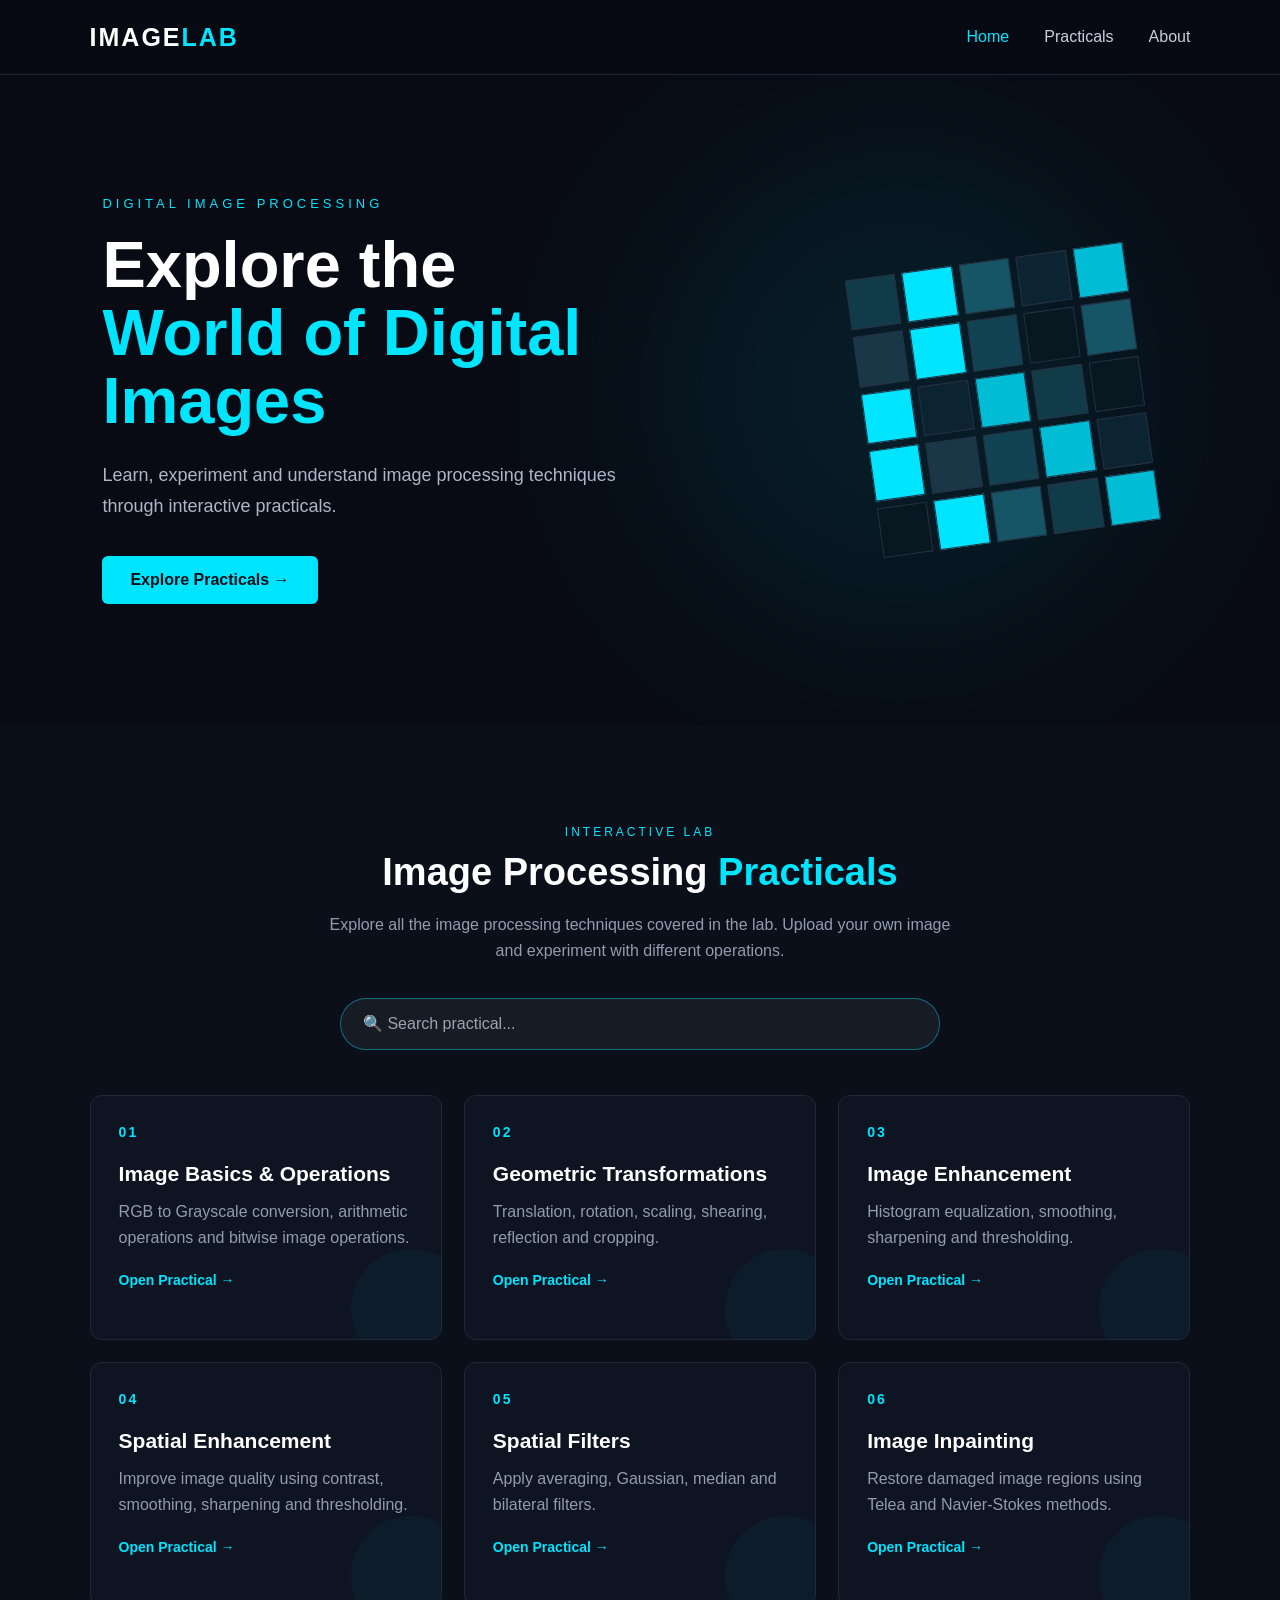
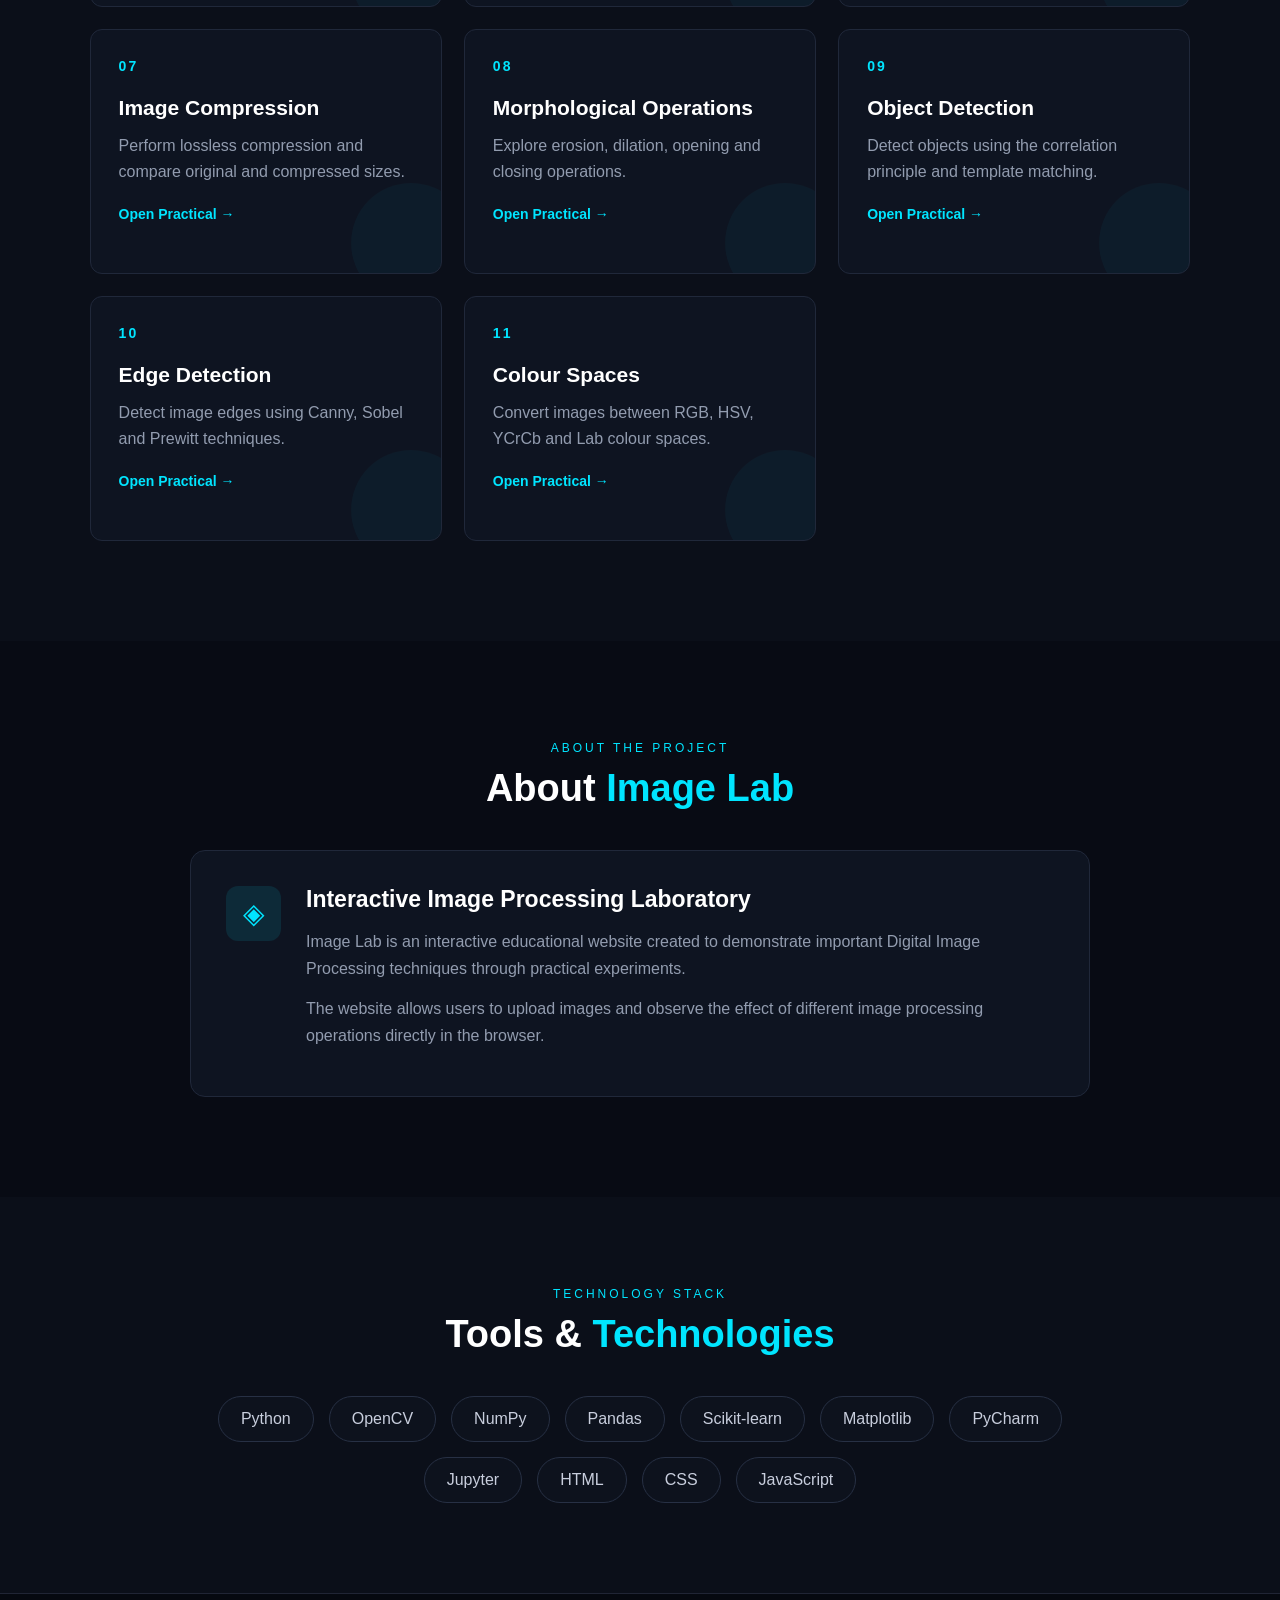
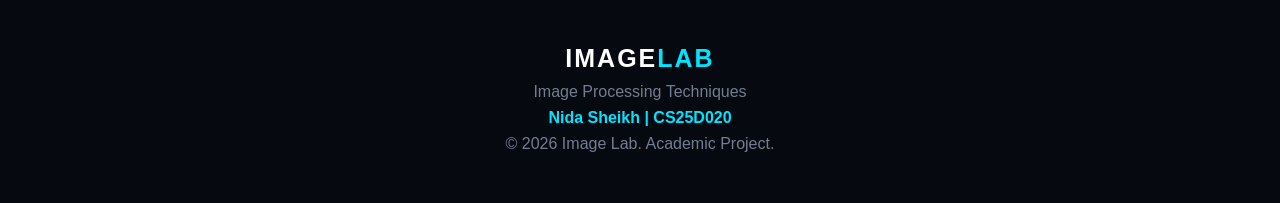
<file: index.html>
<!DOCTYPE html>
<html lang="en">
<head>
    <meta charset="UTF-8">
    <meta name="viewport" content="width=device-width, initial-scale=1.0">

    <title>IMAGE LAB | Image Processing Techniques</title>

    <link rel="stylesheet" href="style.css">
</head>

<body>

<!-- ================= NAVBAR ================= -->

<header class="navbar">

    <div class="logo">
        IMAGE<span>LAB</span>
    </div>

    <nav class="nav-links">
        <a href="#home" class="active">Home</a>
        <a href="#practicals">Practicals</a>
        <a href="#about">About</a>
    </nav>

</header>


<!-- ================= HERO ================= -->

<section class="hero" id="home">

    <div class="hero-content">

        <p class="hero-tag">
            DIGITAL IMAGE PROCESSING
        </p>

        <h1>
            Explore the
            <br>
            <span>World of Digital Images</span>
        </h1>

        <p class="hero-text">
            Learn, experiment and understand image processing
            techniques through interactive practicals.
        </p>

        <a href="#practicals" class="hero-btn">
            Explore Practicals →
        </a>

    </div>


    <!-- Pixel Visual -->

    <div class="pixel-art">

        <div class="pixel-grid">

            <span></span>
            <span></span>
            <span></span>
            <span></span>
            <span></span>

            <span></span>
            <span></span>
            <span></span>
            <span></span>
            <span></span>

            <span></span>
            <span></span>
            <span></span>
            <span></span>
            <span></span>

            <span></span>
            <span></span>
            <span></span>
            <span></span>
            <span></span>

            <span></span>
            <span></span>
            <span></span>
            <span></span>
            <span></span>

        </div>

    </div>

</section>


<!-- ================= PRACTICALS ================= -->

<section class="practicals-section" id="practicals">

    <div class="section-heading">

        <p class="section-tag">
            INTERACTIVE LAB
        </p>

        <h2>
            Image Processing
            <span>Practicals</span>
        </h2>

        <p>
            Explore all the image processing techniques covered in the lab.
            Upload your own image and experiment with different operations.
        </p>

    </div>


    <!-- Search Box -->

    <div class="search-container">

        <input
            type="text"
            id="practicalSearch"
            placeholder="🔍 Search practical..."
        >

    </div>


    <!-- ================= PRACTICAL CARDS ================= -->

    <div class="practical-grid">


        <!-- Practical 1 -->

        <a href="practicals/prac1.html" class="practical-card">

            <div class="card-number">
                01
            </div>

            <h3>
                Image Basics & Operations
            </h3>

            <p>
                RGB to Grayscale conversion, arithmetic operations
                and bitwise image operations.
            </p>

            <span class="open-btn">
                Open Practical →
            </span>

        </a>


        <!-- Practical 2 -->

        <a href="practicals/prac2.html" class="practical-card">

            <div class="card-number">
                02
            </div>

            <h3>
                Geometric Transformations
            </h3>

            <p>
                Translation, rotation, scaling, shearing,
                reflection and cropping.
            </p>

            <span class="open-btn">
                Open Practical →
            </span>

        </a>


        <!-- Practical 3 -->

        <a href="practicals/prac3.html" class="practical-card">

            <div class="card-number">
                03
            </div>

            <h3>
                Image Enhancement
            </h3>

            <p>
                Histogram equalization, smoothing,
                sharpening and thresholding.
            </p>

            <span class="open-btn">
                Open Practical →
            </span>

        </a>


        <!-- Practical 4 -->

        <a href="practicals/prac4.html" class="practical-card">

            <div class="card-number">
                04
            </div>

            <h3>
                Spatial Enhancement
            </h3>

            <p>
                Improve image quality using contrast,
                smoothing, sharpening and thresholding.
            </p>

            <span class="open-btn">
                Open Practical →
            </span>

        </a>


        <!-- Practical 5 -->

        <a href="practicals/prac5.html" class="practical-card">

            <div class="card-number">
                05
            </div>

            <h3>
                Spatial Filters
            </h3>

            <p>
                Apply averaging, Gaussian, median
                and bilateral filters.
            </p>

            <span class="open-btn">
                Open Practical →
            </span>

        </a>


        <!-- Practical 6 -->

        <a href="practicals/prac6.html" class="practical-card">

            <div class="card-number">
                06
            </div>

            <h3>
                Image Inpainting
            </h3>

            <p>
                Restore damaged image regions using
                Telea and Navier-Stokes methods.
            </p>

            <span class="open-btn">
                Open Practical →
            </span>

        </a>


        <!-- Practical 7 -->

        <a href="practicals/prac7.html" class="practical-card">

            <div class="card-number">
                07
            </div>

            <h3>
                Image Compression
            </h3>

            <p>
                Perform lossless compression and compare
                original and compressed sizes.
            </p>

            <span class="open-btn">
                Open Practical →
            </span>

        </a>


        <!-- Practical 8 -->

        <a href="practicals/prac8.html" class="practical-card">

            <div class="card-number">
                08
            </div>

            <h3>
                Morphological Operations
            </h3>

            <p>
                Explore erosion, dilation, opening
                and closing operations.
            </p>

            <span class="open-btn">
                Open Practical →
            </span>

        </a>


        <!-- Practical 9 -->

        <a href="practicals/prac9.html" class="practical-card">

            <div class="card-number">
                09
            </div>

            <h3>
                Object Detection
            </h3>

            <p>
                Detect objects using the correlation
                principle and template matching.
            </p>

            <span class="open-btn">
                Open Practical →
            </span>

        </a>


        <!-- Practical 10 -->

        <a href="practicals/prac10.html" class="practical-card">

            <div class="card-number">
                10
            </div>

            <h3>
                Edge Detection
            </h3>

            <p>
                Detect image edges using Canny,
                Sobel and Prewitt techniques.
            </p>

            <span class="open-btn">
                Open Practical →
            </span>

        </a>


        <!-- Practical 11 -->

        <a href="practicals/prac11.html" class="practical-card">

            <div class="card-number">
                11
            </div>

            <h3>
                Colour Spaces
            </h3>

            <p>
                Convert images between RGB, HSV,
                YCrCb and Lab colour spaces.
            </p>

            <span class="open-btn">
                Open Practical →
            </span>

        </a>

    </div>

</section>


<!-- ================= ABOUT ================= -->

<section class="about-section" id="about">

    <div class="section-heading">

        <p class="section-tag">
            ABOUT THE PROJECT
        </p>

        <h2>
            About <span>Image Lab</span>
        </h2>

    </div>


    <div class="about-box">

        <div class="about-icon">
            ◈
        </div>

        <div>

            <h3>
                Interactive Image Processing Laboratory
            </h3>

            <p>
                Image Lab is an interactive educational website created
                to demonstrate important Digital Image Processing
                techniques through practical experiments.
            </p>

            <p>
                The website allows users to upload images and observe
                the effect of different image processing operations
                directly in the browser.
            </p>

        </div>

    </div>

</section>


<!-- ================= TECHNOLOGY ================= -->

<section class="technology-section">

    <div class="section-heading">

        <p class="section-tag">
            TECHNOLOGY STACK
        </p>

        <h2>
            Tools & <span>Technologies</span>
        </h2>

    </div>


    <div class="tech-list">

        <span>Python</span>
        <span>OpenCV</span>
        <span>NumPy</span>
        <span>Pandas</span>
        <span>Scikit-learn</span>
        <span>Matplotlib</span>
        <span>PyCharm</span>
        <span>Jupyter</span>
        <span>HTML</span>
        <span>CSS</span>
        <span>JavaScript</span>

    </div>

</section>


<!-- ================= FOOTER ================= -->

<footer class="footer">

    <div class="footer-logo">
        IMAGE<span>LAB</span>
    </div>

    <p>
        Image Processing Techniques
    </p>

    <p class="student">
        Nida Sheikh | CS25D020
    </p>

    <p class="copyright">
        © 2026 Image Lab. Academic Project.
    </p>

</footer>


<!-- ================= JAVASCRIPT ================= -->

<script src="script.js"></script>

</body>
</html>
</file>
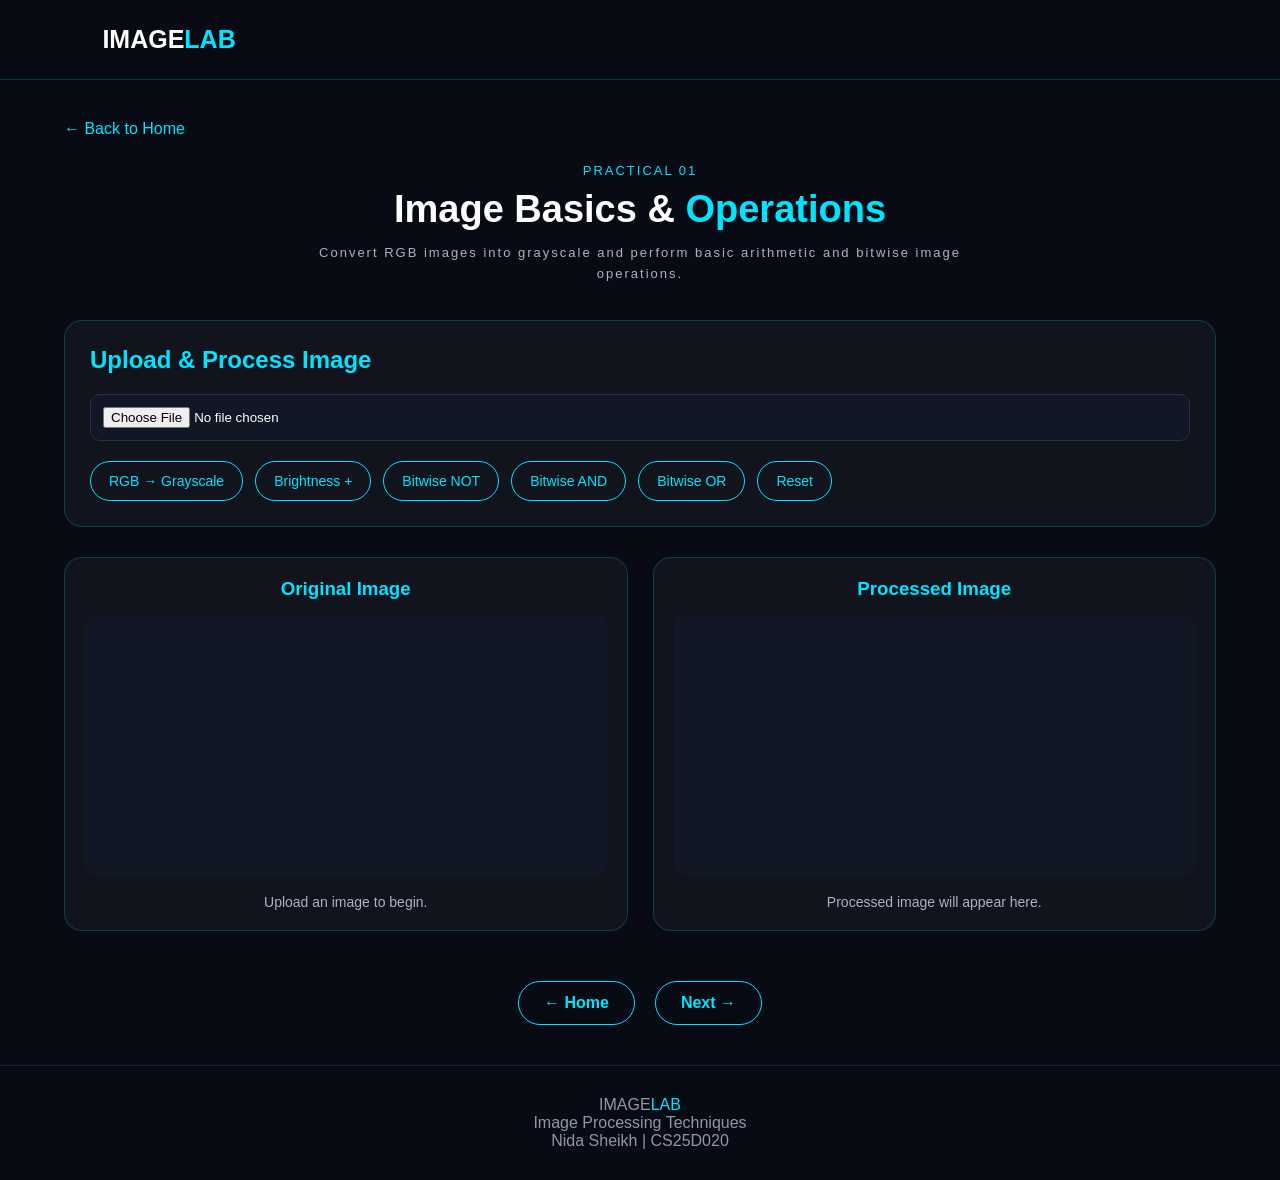
<file: practicals/prac1.html>
<!DOCTYPE html>
<html lang="en">

<head>
    <meta charset="UTF-8">
    <meta name="viewport" content="width=device-width, initial-scale=1.0">

    <title>Practical 01 | IMAGE LAB</title>

    <style>
        * {
            box-sizing: border-box;
            margin: 0;
            padding: 0;
        }

        body {
            font-family: Arial, sans-serif;
            background: #080b14;
            color: white;
            min-height: 100vh;
        }

        /* ================= HEADER ================= */

        header {
            padding: 25px 8%;
            border-bottom: 1px solid rgba(0, 229, 255, 0.2);
        }

        .logo {
            font-size: 25px;
            font-weight: bold;
            color: white;
        }

        .logo span {
            color: #00e5ff;
        }

        /* ================= MAIN ================= */

        .container {
            width: 90%;
            max-width: 1200px;
            margin: 40px auto;
        }

        .back {
            display: inline-block;
            color: #00e5ff;
            text-decoration: none;
            margin-bottom: 25px;
        }

        .title {
            text-align: center;
            margin-bottom: 35px;
        }

        .title p {
            color: #00e5ff;
            letter-spacing: 2px;
            font-size: 13px;
            margin-bottom: 10px;
        }

        .title h1 {
            font-size: 38px;
            margin-bottom: 12px;
        }

        .title h1 span {
            color: #00e5ff;
        }

        .title .aim {
            color: #aab3c2;
            max-width: 700px;
            margin: auto;
            line-height: 1.6;
        }

        /* ================= CONTROL PANEL ================= */

        .panel {
            background: rgba(255, 255, 255, 0.04);
            border: 1px solid rgba(0, 229, 255, 0.2);
            border-radius: 18px;
            padding: 25px;
            margin-bottom: 30px;
        }

        .panel h2 {
            color: #00e5ff;
            margin-bottom: 20px;
        }

        input[type="file"] {
            width: 100%;
            padding: 12px;
            background: #111725;
            color: white;
            border-radius: 10px;
            border: 1px solid #263247;
            margin-bottom: 20px;
        }

        .buttons {
            display: flex;
            flex-wrap: wrap;
            gap: 12px;
        }

        button {
            padding: 11px 18px;
            border: 1px solid #00e5ff;
            background: transparent;
            color: #00e5ff;
            border-radius: 25px;
            cursor: pointer;
            font-size: 14px;
            transition: 0.3s;
        }

        button:hover {
            background: #00e5ff;
            color: #080b14;
            transform: translateY(-2px);
        }

        /* ================= IMAGE AREA ================= */

        .image-grid {
            display: grid;
            grid-template-columns: 1fr 1fr;
            gap: 25px;
        }

        .image-box {
            background: rgba(255, 255, 255, 0.04);
            border: 1px solid rgba(0, 229, 255, 0.2);
            border-radius: 18px;
            padding: 20px;
            text-align: center;
        }

        .image-box h3 {
            color: #00e5ff;
            margin-bottom: 15px;
        }

        canvas {
            width: 100%;
            max-height: 450px;
            object-fit: contain;
            background: #111725;
            border-radius: 10px;
        }

        .info {
            margin-top: 15px;
            color: #aab3c2;
            font-size: 14px;
        }

        /* ================= NAVIGATION ================= */

        .practical-navigation {
            display: flex;
            justify-content: center;
            gap: 20px;
            margin: 50px auto 30px;
        }

        .nav-btn {
            display: inline-block;
            padding: 12px 25px;
            border: 1px solid #00e5ff;
            border-radius: 30px;
            color: #00e5ff;
            text-decoration: none;
            font-weight: 600;
            transition: 0.3s;
        }

        .nav-btn:hover {
            background: #00e5ff;
            color: #080b14;
            transform: translateY(-3px);
        }

        /* ================= FOOTER ================= */

        footer {
            text-align: center;
            padding: 30px;
            margin-top: 40px;
            border-top: 1px solid rgba(0, 229, 255, 0.15);
            color: #8e98a8;
        }

        footer span {
            color: #00e5ff;
        }

        /* ================= RESPONSIVE ================= */

        @media (max-width: 750px) {

            .image-grid {
                grid-template-columns: 1fr;
            }

            .title h1 {
                font-size: 28px;
            }

            .buttons {
                flex-direction: column;
            }

            button {
                width: 100%;
            }

        }
    </style>

</head>


<body>

<!-- ================= HEADER ================= -->

<header>

    <div class="logo">
        IMAGE<span>LAB</span>
    </div>

</header>


<!-- ================= MAIN ================= -->

<main class="container">

    <a href="../index.html" class="back">
        ← Back to Home
    </a>


    <!-- TITLE -->

    <div class="title">

        <p>PRACTICAL 01</p>

        <h1>
            Image Basics &
            <span>Operations</span>
        </h1>

        <p class="aim">
            Convert RGB images into grayscale and perform
            basic arithmetic and bitwise image operations.
        </p>

    </div>


    <!-- ================= CONTROL PANEL ================= -->

    <div class="panel">

        <h2>Upload & Process Image</h2>

        <input
            type="file"
            id="upload"
            accept="image/*"
        >

        <div class="buttons">

            <button onclick="grayscale()">
                RGB → Grayscale
            </button>

            <button onclick="brightness()">
                Brightness +
            </button>

            <button onclick="bitwiseNot()">
                Bitwise NOT
            </button>

            <button onclick="bitwiseAnd()">
                Bitwise AND
            </button>

            <button onclick="bitwiseOr()">
                Bitwise OR
            </button>

            <button onclick="resetImage()">
                Reset
            </button>

        </div>

    </div>


    <!-- ================= IMAGE DISPLAY ================= -->

    <div class="image-grid">

        <div class="image-box">

            <h3>Original Image</h3>

            <canvas id="originalCanvas"></canvas>

            <div class="info" id="originalInfo">
                Upload an image to begin.
            </div>

        </div>


        <div class="image-box">

            <h3>Processed Image</h3>

            <canvas id="processedCanvas"></canvas>

            <div class="info" id="processedInfo">
                Processed image will appear here.
            </div>

        </div>

    </div>


    <!-- ================= NAVIGATION ================= -->

    <div class="practical-navigation">

        <a href="../index.html" class="nav-btn">
            ← Home
        </a>

        <a href="prac2.html" class="nav-btn">
            Next →
        </a>

    </div>

</main>


<!-- ================= FOOTER ================= -->

<footer>

    <p>
        IMAGE<span>LAB</span>
    </p>

    <p>
        Image Processing Techniques
    </p>

    <p>
        Nida Sheikh | CS25D020
    </p>

</footer>


<!-- ================= JAVASCRIPT ================= -->

<script>

const upload =
    document.getElementById("upload");

const originalCanvas =
    document.getElementById("originalCanvas");

const processedCanvas =
    document.getElementById("processedCanvas");

const originalCtx =
    originalCanvas.getContext("2d");

const processedCtx =
    processedCanvas.getContext("2d");

let image = null;


// ================= UPLOAD IMAGE =================

upload.addEventListener("change", function () {

    const file = this.files[0];

    if (!file) return;

    image = new Image();

    image.onload = function () {

        originalCanvas.width = image.width;
        originalCanvas.height = image.height;

        processedCanvas.width = image.width;
        processedCanvas.height = image.height;

        originalCtx.drawImage(
            image,
            0,
            0
        );

        processedCtx.drawImage(
            image,
            0,
            0
        );

        document.getElementById("originalInfo").innerText =
            `Size: ${image.width} × ${image.height}`;

        document.getElementById("processedInfo").innerText =
            "Ready for processing.";

    };

    image.src =
        URL.createObjectURL(file);

});


// ================= GET IMAGE DATA =================

function getImageData() {

    return originalCtx.getImageData(
        0,
        0,
        originalCanvas.width,
        originalCanvas.height
    );

}


// ================= RGB TO GRAYSCALE =================

function grayscale() {

    if (!image) {
        alert("Please upload an image first.");
        return;
    }

    const data =
        getImageData();

    for (
        let i = 0;
        i < data.data.length;
        i += 4
    ) {

        const r = data.data[i];
        const g = data.data[i + 1];
        const b = data.data[i + 2];

        const gray =
            0.299 * r +
            0.587 * g +
            0.114 * b;

        data.data[i] = gray;
        data.data[i + 1] = gray;
        data.data[i + 2] = gray;

    }

    processedCtx.putImageData(
        data,
        0,
        0
    );

    document.getElementById("processedInfo").innerText =
        "RGB image converted to Grayscale.";

}


// ================= BRIGHTNESS =================

function brightness() {

    if (!image) {
        alert("Please upload an image first.");
        return;
    }

    const data =
        getImageData();

    for (
        let i = 0;
        i < data.data.length;
        i += 4
    ) {

        data.data[i] =
            Math.min(255, data.data[i] + 40);

        data.data[i + 1] =
            Math.min(255, data.data[i + 1] + 40);

        data.data[i + 2] =
            Math.min(255, data.data[i + 2] + 40);

    }

    processedCtx.putImageData(
        data,
        0,
        0
    );

    document.getElementById("processedInfo").innerText =
        "Brightness increased by 40.";

}


// ================= BITWISE NOT =================

function bitwiseNot() {

    if (!image) {
        alert("Please upload an image first.");
        return;
    }

    const data =
        getImageData();

    for (
        let i = 0;
        i < data.data.length;
        i += 4
    ) {

        data.data[i] =
            255 - data.data[i];

        data.data[i + 1] =
            255 - data.data[i + 1];

        data.data[i + 2] =
            255 - data.data[i + 2];

    }

    processedCtx.putImageData(
        data,
        0,
        0
    );

    document.getElementById("processedInfo").innerText =
        "Bitwise NOT operation applied.";

}


// ================= BITWISE AND =================

function bitwiseAnd() {

    if (!image) {
        alert("Please upload an image first.");
        return;
    }

    const data =
        getImageData();

    for (
        let i = 0;
        i < data.data.length;
        i += 4
    ) {

        data.data[i] =
            data.data[i] & 128;

        data.data[i + 1] =
            data.data[i + 1] & 128;

        data.data[i + 2] =
            data.data[i + 2] & 128;

    }

    processedCtx.putImageData(
        data,
        0,
        0
    );

    document.getElementById("processedInfo").innerText =
        "Bitwise AND operation applied.";

}


// ================= BITWISE OR =================

function bitwiseOr() {

    if (!image) {
        alert("Please upload an image first.");
        return;
    }

    const data =
        getImageData();

    for (
        let i = 0;
        i < data.data.length;
        i += 4
    ) {

        data.data[i] =
            data.data[i] | 128;

        data.data[i + 1] =
            data.data[i + 1] | 128;

        data.data[i + 2] =
            data.data[i + 2] | 128;

    }

    processedCtx.putImageData(
        data,
        0,
        0
    );

    document.getElementById("processedInfo").innerText =
        "Bitwise OR operation applied.";

}


// ================= RESET =================

function resetImage() {

    if (!image) {
        alert("Please upload an image first.");
        return;
    }

    originalCtx.drawImage(
        image,
        0,
        0
    );

    processedCtx.drawImage(
        image,
        0,
        0
    );

    document.getElementById("processedInfo").innerText =
        "Image reset successfully.";

}

</script>

</body>
</html>
</file>
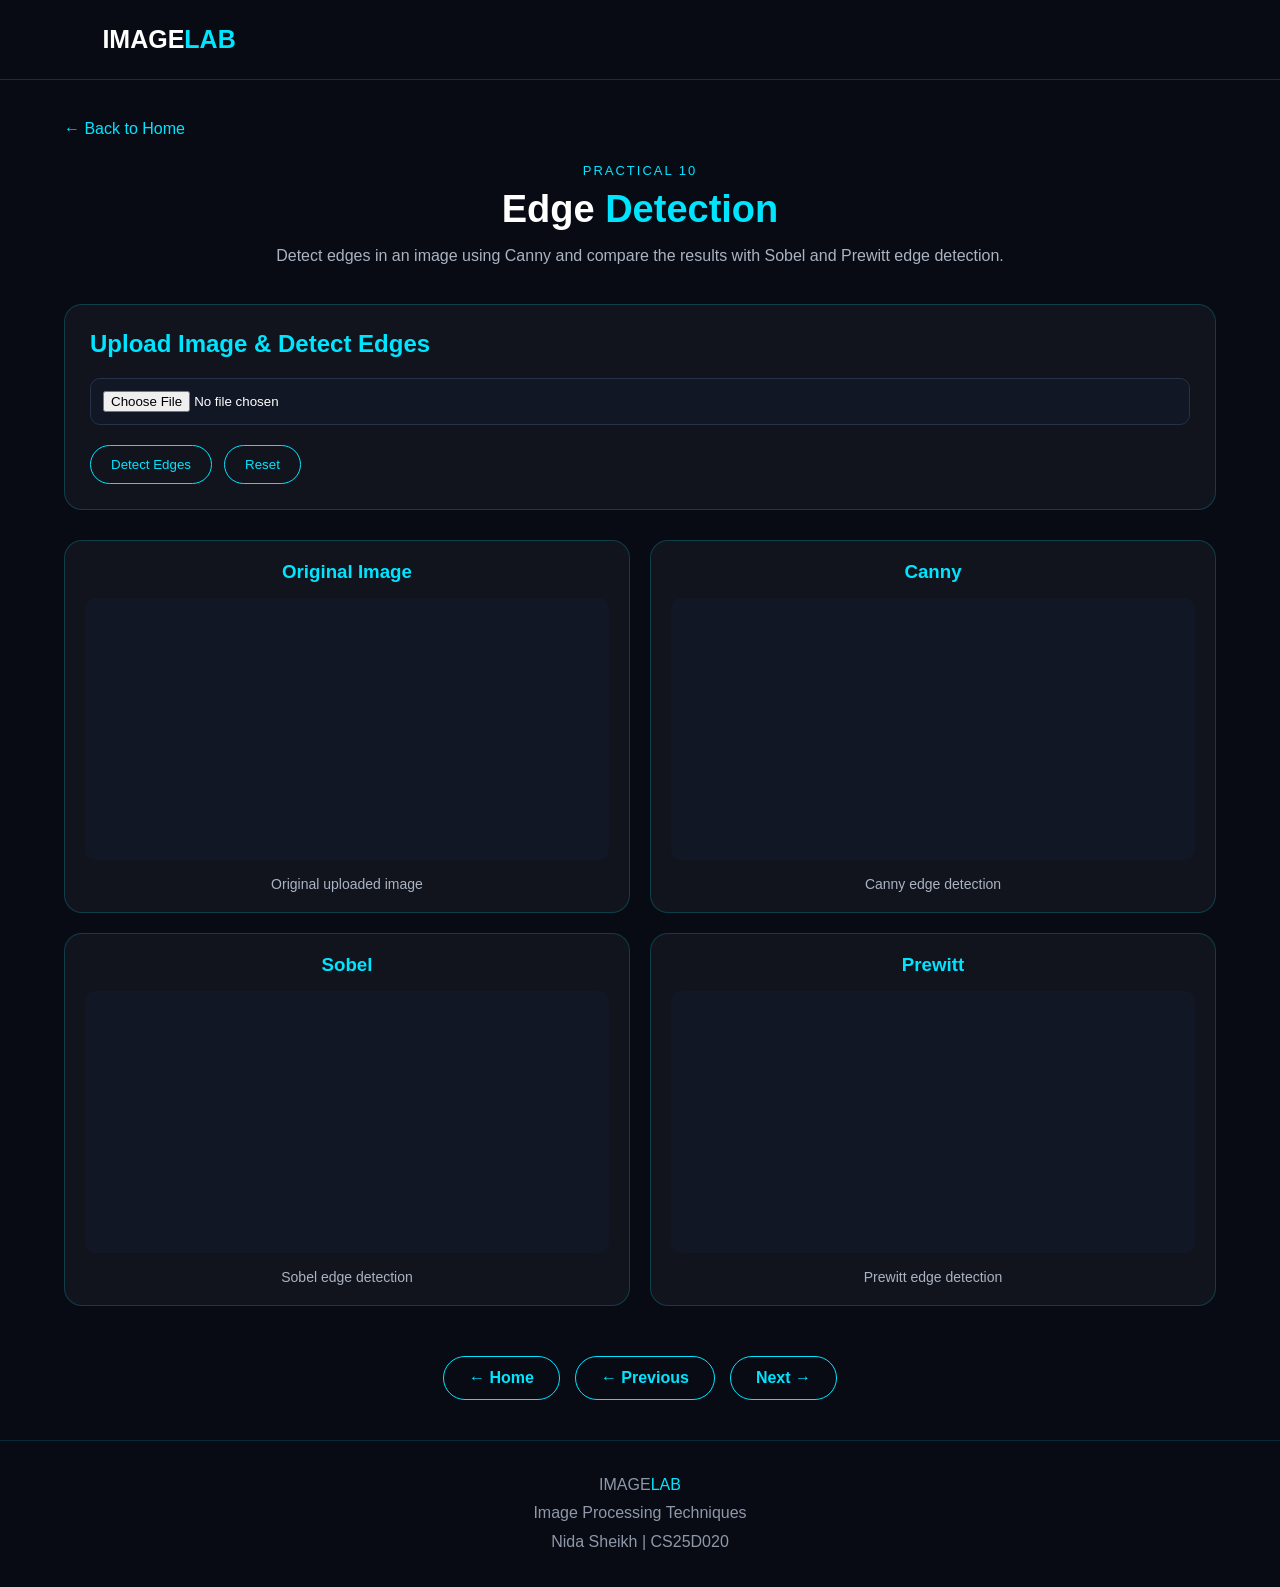
<file: practicals/prac10.html>
<!DOCTYPE html>
<html lang="en">
<head>
<meta charset="UTF-8">
<meta name="viewport" content="width=device-width, initial-scale=1.0">
<title>Practical 10 | IMAGE LAB</title>

<style>
*{
    box-sizing:border-box;
    margin:0;
    padding:0;
}

body{
    font-family:Arial,sans-serif;
    background:#080b14;
    color:white;
    min-height:100vh;
}

header{
    padding:25px 8%;
    border-bottom:1px solid rgba(0,229,255,.2);
}

.logo{
    font-size:25px;
    font-weight:bold;
}

.logo span,
h1 span,
footer span{
    color:#00e5ff;
}

.container{
    width:90%;
    max-width:1200px;
    margin:40px auto;
}

.back{
    color:#00e5ff;
    text-decoration:none;
    display:inline-block;
    margin-bottom:25px;
}

.title{
    text-align:center;
    margin-bottom:35px;
}

.tag{
    color:#00e5ff;
    letter-spacing:2px;
    font-size:13px;
    margin-bottom:10px;
}

h1{
    font-size:38px;
    margin-bottom:12px;
}

.aim{
    color:#aab3c2;
    max-width:750px;
    margin:auto;
    line-height:1.6;
}

.panel{
    background:rgba(255,255,255,.04);
    border:1px solid rgba(0,229,255,.2);
    border-radius:18px;
    padding:25px;
    margin-bottom:30px;
}

.panel h2{
    color:#00e5ff;
    margin-bottom:20px;
}

input[type=file]{
    width:100%;
    padding:12px;
    background:#111725;
    color:white;
    border-radius:10px;
    border:1px solid #263247;
    margin-bottom:20px;
}

.buttons{
    display:flex;
    flex-wrap:wrap;
    gap:12px;
}

button{
    padding:11px 20px;
    border:1px solid #00e5ff;
    background:transparent;
    color:#00e5ff;
    border-radius:25px;
    cursor:pointer;
    transition:.3s;
}

button:hover{
    background:#00e5ff;
    color:#080b14;
    transform:translateY(-2px);
}

.image-grid{
    display:grid;
    grid-template-columns:1fr 1fr;
    gap:20px;
}

.image-box{
    background:rgba(255,255,255,.04);
    border:1px solid rgba(0,229,255,.2);
    border-radius:18px;
    padding:20px;
    text-align:center;
}

.image-box h3{
    color:#00e5ff;
    margin-bottom:15px;
}

canvas{
    width:100%;
    max-height:400px;
    object-fit:contain;
    background:#111725;
    border-radius:10px;
}

.info{
    margin-top:12px;
    color:#aab3c2;
    font-size:14px;
}

.practical-navigation{
    display:flex;
    justify-content:center;
    gap:15px;
    margin:50px auto 30px;
    flex-wrap:wrap;
}

.nav-btn{
    padding:12px 25px;
    border:1px solid #00e5ff;
    border-radius:30px;
    color:#00e5ff;
    text-decoration:none;
    font-weight:600;
    transition:.3s;
}

.nav-btn:hover{
    background:#00e5ff;
    color:#080b14;
}

footer{
    text-align:center;
    padding:30px;
    margin-top:40px;
    border-top:1px solid rgba(0,229,255,.15);
    color:#8e98a8;
    line-height:1.8;
}

@media(max-width:750px){
    .image-grid{
        grid-template-columns:1fr;
    }

    h1{
        font-size:28px;
    }

    .buttons{
        flex-direction:column;
    }

    button{
        width:100%;
    }
}
</style>
</head>

<body>

<header>
    <div class="logo">
        IMAGE<span>LAB</span>
    </div>
</header>

<main class="container">

<a href="../index.html" class="back">
    ← Back to Home
</a>

<div class="title">

    <p class="tag">PRACTICAL 10</p>

    <h1>
        Edge <span>Detection</span>
    </h1>

    <p class="aim">
        Detect edges in an image using Canny and compare
        the results with Sobel and Prewitt edge detection.
    </p>

</div>


<div class="panel">

    <h2>Upload Image & Detect Edges</h2>

    <input
        type="file"
        id="upload"
        accept="image/*"
    >

    <div class="buttons">

        <button onclick="detectEdges()">
            Detect Edges
        </button>

        <button onclick="resetImage()">
            Reset
        </button>

    </div>

</div>


<div class="image-grid">

    <div class="image-box">

        <h3>Original Image</h3>

        <canvas id="originalCanvas"></canvas>

        <div class="info">
            Original uploaded image
        </div>

    </div>


    <div class="image-box">

        <h3>Canny</h3>

        <canvas id="cannyCanvas"></canvas>

        <div class="info">
            Canny edge detection
        </div>

    </div>


    <div class="image-box">

        <h3>Sobel</h3>

        <canvas id="sobelCanvas"></canvas>

        <div class="info">
            Sobel edge detection
        </div>

    </div>


    <div class="image-box">

        <h3>Prewitt</h3>

        <canvas id="prewittCanvas"></canvas>

        <div class="info">
            Prewitt edge detection
        </div>

    </div>

</div>


<div class="practical-navigation">

    <a href="../index.html" class="nav-btn">
        ← Home
    </a>

    <a href="prac9.html" class="nav-btn">
        ← Previous
    </a>

    <a href="prac11.html" class="nav-btn">
        Next →
    </a>

</div>

</main>


<footer>

<p>IMAGE<span>LAB</span></p>

<p>Image Processing Techniques</p>

<p>Nida Sheikh | CS25D020</p>

</footer>


<script>

const upload =
document.getElementById("upload");

const originalCanvas =
document.getElementById("originalCanvas");

const cannyCanvas =
document.getElementById("cannyCanvas");

const sobelCanvas =
document.getElementById("sobelCanvas");

const prewittCanvas =
document.getElementById("prewittCanvas");

let image = null;


// ================= UPLOAD =================

upload.addEventListener("change",function(){

    const file = this.files[0];

    if(!file) return;

    image = new Image();

    image.onload = function(){

        const w = image.width;
        const h = image.height;

        [
            originalCanvas,
            cannyCanvas,
            sobelCanvas,
            prewittCanvas
        ].forEach(canvas=>{
            canvas.width = w;
            canvas.height = h;
        });

        originalCanvas
            .getContext("2d")
            .drawImage(image,0,0);

        cannyCanvas
            .getContext("2d")
            .drawImage(image,0,0);

        sobelCanvas
            .getContext("2d")
            .drawImage(image,0,0);

        prewittCanvas
            .getContext("2d")
            .drawImage(image,0,0);

    };

    image.src =
    URL.createObjectURL(file);

});


// ================= CHECK =================

function checkImage(){

    if(!image){

        alert("Please upload an image first.");

        return false;
    }

    return true;
}


// ================= GRAYSCALE =================

function getGray(){

    const ctx =
    originalCanvas.getContext("2d");

    const w =
    originalCanvas.width;

    const h =
    originalCanvas.height;

    const data =
    ctx.getImageData(
        0,0,w,h
    ).data;

    const gray =
    new Float32Array(w*h);

    for(let i=0;i<w*h;i++){

        const p=i*4;

        gray[i]=
        0.299*data[p]+
        0.587*data[p+1]+
        0.114*data[p+2];
    }

    return gray;
}


// ================= SOBEL =================

function applySobel(gray,w,h){

    const output =
    new ImageData(w,h);

    const gx=[
        -1,0,1,
        -2,0,2,
        -1,0,1
    ];

    const gy=[
        -1,-2,-1,
         0, 0, 0,
         1, 2, 1
    ];

    for(let y=1;y<h-1;y++){

        for(let x=1;x<w-1;x++){

            let sx=0;
            let sy=0;

            for(let j=-1;j<=1;j++){

                for(let i=-1;i<=1;i++){

                    const value =
                    gray[
                        (y+j)*w+(x+i)
                    ];

                    const k =
                    (j+1)*3+(i+1);

                    sx += value*gx[k];
                    sy += value*gy[k];
                }
            }

            const magnitude =
            Math.min(
                255,
                Math.sqrt(
                    sx*sx+sy*sy
                )
            );

            const p =
            (y*w+x)*4;

            output.data[p]=magnitude;
            output.data[p+1]=magnitude;
            output.data[p+2]=magnitude;
            output.data[p+3]=255;
        }
    }

    return output;
}


// ================= PREWITT =================

function applyPrewitt(gray,w,h){

    const output =
    new ImageData(w,h);

    const gx=[
        -1,0,1,
        -1,0,1,
        -1,0,1
    ];

    const gy=[
        -1,-1,-1,
         0, 0, 0,
         1, 1, 1
    ];

    for(let y=1;y<h-1;y++){

        for(let x=1;x<w-1;x++){

            let sx=0;
            let sy=0;

            for(let j=-1;j<=1;j++){

                for(let i=-1;i<=1;i++){

                    const value =
                    gray[
                        (y+j)*w+(x+i)
                    ];

                    const k =
                    (j+1)*3+(i+1);

                    sx += value*gx[k];
                    sy += value*gy[k];
                }
            }

            const magnitude =
            Math.min(
                255,
                Math.sqrt(
                    sx*sx+sy*sy
                )
            );

            const p =
            (y*w+x)*4;

            output.data[p]=magnitude;
            output.data[p+1]=magnitude;
            output.data[p+2]=magnitude;
            output.data[p+3]=255;
        }
    }

    return output;
}


// ================= CANNY =================

function applyCanny(gray,w,h){

    const output =
    new ImageData(w,h);

    const gx=[
        -1,0,1,
        -2,0,2,
        -1,0,1
    ];

    const gy=[
        -1,-2,-1,
         0, 0, 0,
         1, 2, 1
    ];

    for(let y=1;y<h-1;y++){

        for(let x=1;x<w-1;x++){

            let sx=0;
            let sy=0;

            for(let j=-1;j<=1;j++){

                for(let i=-1;i<=1;i++){

                    const value =
                    gray[
                        (y+j)*w+(x+i)
                    ];

                    const k =
                    (j+1)*3+(i+1);

                    sx += value*gx[k];
                    sy += value*gy[k];
                }
            }

            const magnitude =
            Math.sqrt(
                sx*sx+sy*sy
            );

            /*
             Simple Canny-style
             gradient threshold
            */

            const value =
            magnitude > 100 ? 255 : 0;

            const p =
            (y*w+x)*4;

            output.data[p]=value;
            output.data[p+1]=value;
            output.data[p+2]=value;
            output.data[p+3]=255;
        }
    }

    return output;
}


// ================= DETECT =================

function detectEdges(){

    if(!checkImage()) return;

    const w =
    originalCanvas.width;

    const h =
    originalCanvas.height;

    const gray =
    getGray();


    const canny =
    applyCanny(
        gray,w,h
    );

    const sobel =
    applySobel(
        gray,w,h
    );

    const prewitt =
    applyPrewitt(
        gray,w,h
    );


    cannyCanvas
        .getContext("2d")
        .putImageData(
            canny,
            0,
            0
        );

    sobelCanvas
        .getContext("2d")
        .putImageData(
            sobel,
            0,
            0
        );

    prewittCanvas
        .getContext("2d")
        .putImageData(
            prewitt,
            0,
            0
        );
}


// ================= RESET =================

function resetImage(){

    if(!checkImage()) return;

    const w=image.width;
    const h=image.height;

    originalCanvas
        .getContext("2d")
        .drawImage(
            image,0,0
        );

    cannyCanvas
        .getContext("2d")
        .drawImage(
            image,0,0
        );

    sobelCanvas
        .getContext("2d")
        .drawImage(
            image,0,0
        );

    prewittCanvas
        .getContext("2d")
        .drawImage(
            image,0,0
        );
}

</script>

</body>
</html>
</file>
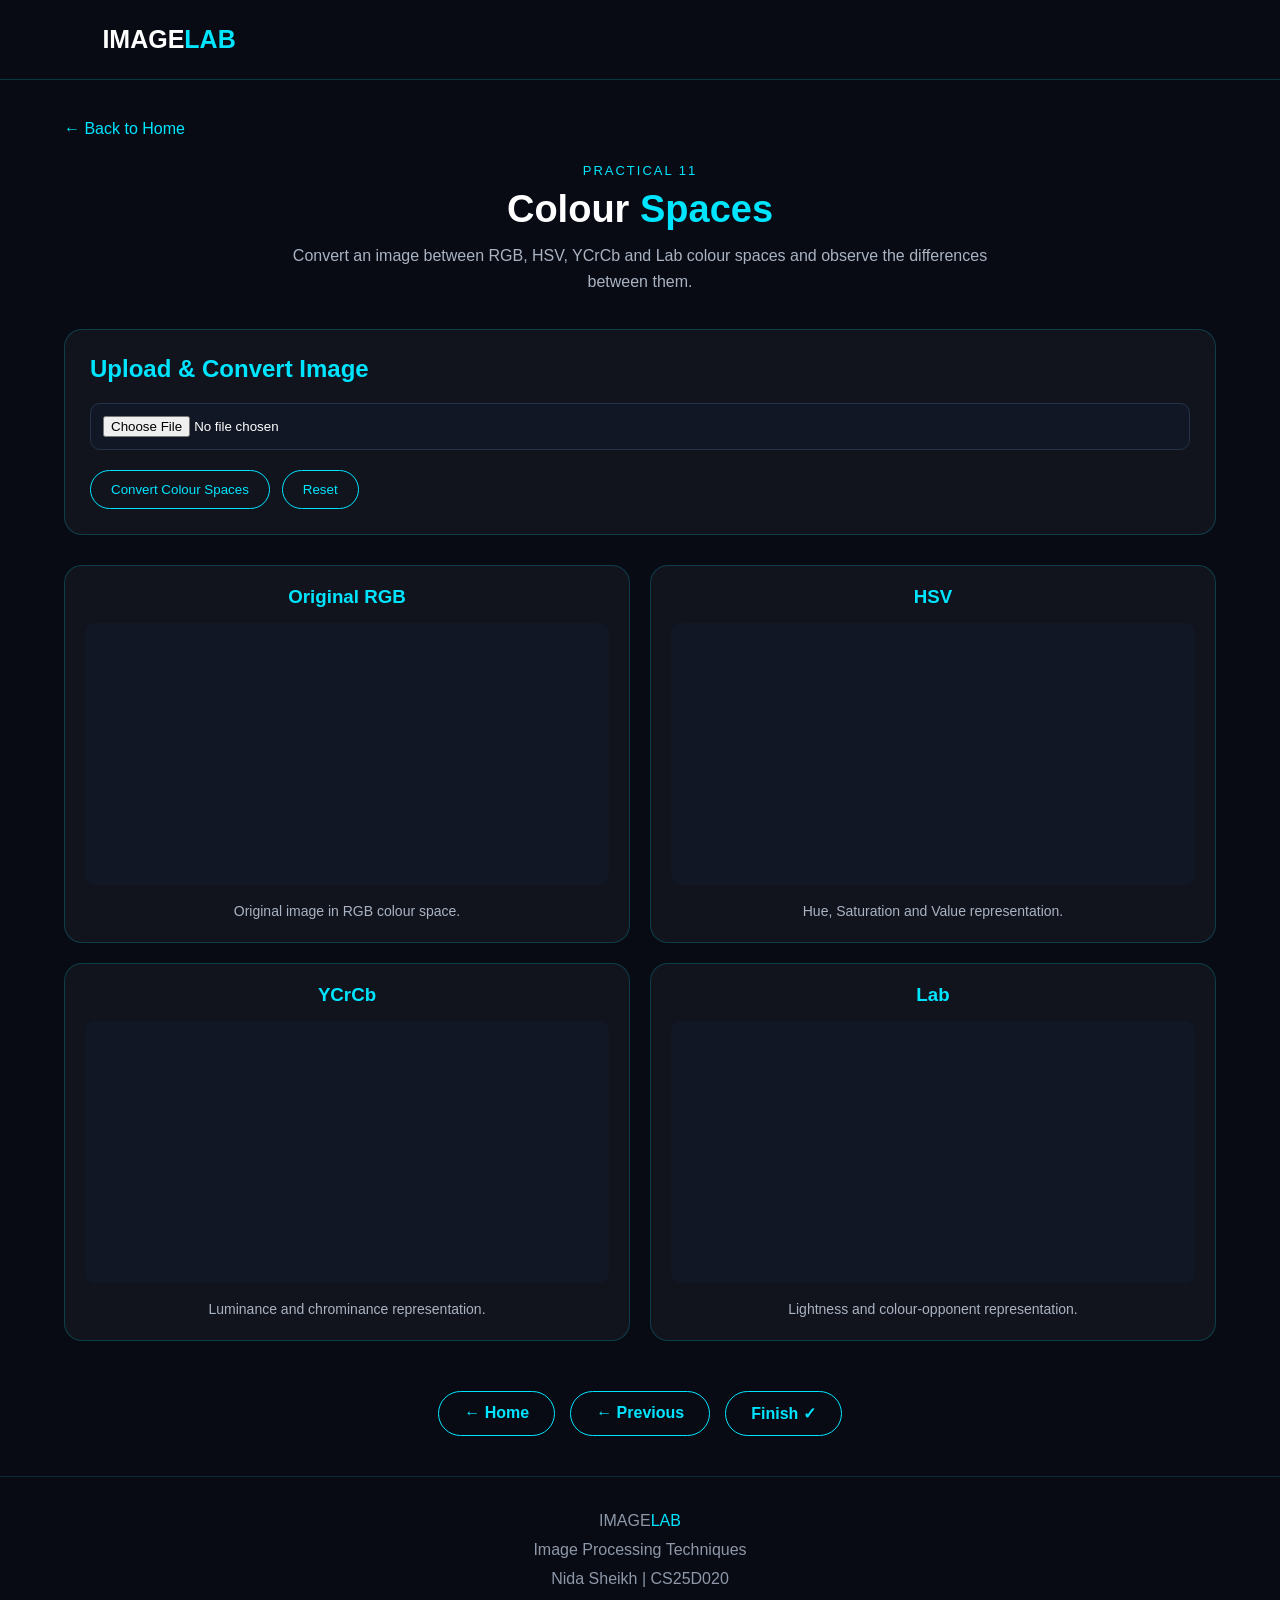
<file: practicals/prac11.html>
<!DOCTYPE html>
<html lang="en">
<head>
<meta charset="UTF-8">
<meta name="viewport" content="width=device-width, initial-scale=1.0">

<title>Practical 11 | IMAGE LAB</title>

<style>
*{
    box-sizing:border-box;
    margin:0;
    padding:0;
}

body{
    font-family:Arial,sans-serif;
    background:#080b14;
    color:white;
    min-height:100vh;
}

header{
    padding:25px 8%;
    border-bottom:1px solid rgba(0,229,255,.2);
}

.logo{
    font-size:25px;
    font-weight:bold;
}

.logo span,
h1 span,
footer span{
    color:#00e5ff;
}

.container{
    width:90%;
    max-width:1200px;
    margin:40px auto;
}

.back{
    color:#00e5ff;
    text-decoration:none;
    display:inline-block;
    margin-bottom:25px;
}

.title{
    text-align:center;
    margin-bottom:35px;
}

.tag{
    color:#00e5ff;
    letter-spacing:2px;
    font-size:13px;
    margin-bottom:10px;
}

h1{
    font-size:38px;
    margin-bottom:12px;
}

.aim{
    color:#aab3c2;
    max-width:750px;
    margin:auto;
    line-height:1.6;
}

.panel{
    background:rgba(255,255,255,.04);
    border:1px solid rgba(0,229,255,.2);
    border-radius:18px;
    padding:25px;
    margin-bottom:30px;
}

.panel h2{
    color:#00e5ff;
    margin-bottom:20px;
}

input[type=file]{
    width:100%;
    padding:12px;
    background:#111725;
    color:white;
    border-radius:10px;
    border:1px solid #263247;
    margin-bottom:20px;
}

.buttons{
    display:flex;
    flex-wrap:wrap;
    gap:12px;
}

button{
    padding:11px 20px;
    border:1px solid #00e5ff;
    background:transparent;
    color:#00e5ff;
    border-radius:25px;
    cursor:pointer;
    transition:.3s;
}

button:hover{
    background:#00e5ff;
    color:#080b14;
    transform:translateY(-2px);
}

.image-grid{
    display:grid;
    grid-template-columns:1fr 1fr;
    gap:20px;
}

.image-box{
    background:rgba(255,255,255,.04);
    border:1px solid rgba(0,229,255,.2);
    border-radius:18px;
    padding:20px;
    text-align:center;
}

.image-box h3{
    color:#00e5ff;
    margin-bottom:15px;
}

canvas{
    width:100%;
    max-height:380px;
    object-fit:contain;
    background:#111725;
    border-radius:10px;
}

.info{
    margin-top:12px;
    color:#aab3c2;
    font-size:14px;
    line-height:1.5;
}

.practical-navigation{
    display:flex;
    justify-content:center;
    gap:15px;
    margin:50px auto 30px;
    flex-wrap:wrap;
}

.nav-btn{
    padding:12px 25px;
    border:1px solid #00e5ff;
    border-radius:30px;
    color:#00e5ff;
    text-decoration:none;
    font-weight:600;
    transition:.3s;
}

.nav-btn:hover{
    background:#00e5ff;
    color:#080b14;
}

footer{
    text-align:center;
    padding:30px;
    margin-top:40px;
    border-top:1px solid rgba(0,229,255,.15);
    color:#8e98a8;
    line-height:1.8;
}

@media(max-width:750px){

    .image-grid{
        grid-template-columns:1fr;
    }

    h1{
        font-size:28px;
    }

    .buttons{
        flex-direction:column;
    }

    button{
        width:100%;
    }
}
</style>
</head>

<body>

<header>

<div class="logo">
IMAGE<span>LAB</span>
</div>

</header>


<main class="container">

<a href="../index.html" class="back">
← Back to Home
</a>


<div class="title">

<p class="tag">PRACTICAL 11</p>

<h1>
Colour <span>Spaces</span>
</h1>

<p class="aim">
Convert an image between RGB, HSV, YCrCb and Lab
colour spaces and observe the differences between them.
</p>

</div>


<div class="panel">

<h2>Upload & Convert Image</h2>

<input
type="file"
id="upload"
accept="image/*"
>

<div class="buttons">

<button onclick="convertImages()">
Convert Colour Spaces
</button>

<button onclick="resetImage()">
Reset
</button>

</div>

</div>


<div class="image-grid">


<div class="image-box">

<h3>Original RGB</h3>

<canvas id="originalCanvas"></canvas>

<div class="info">
Original image in RGB colour space.
</div>

</div>


<div class="image-box">

<h3>HSV</h3>

<canvas id="hsvCanvas"></canvas>

<div class="info">
Hue, Saturation and Value representation.
</div>

</div>


<div class="image-box">

<h3>YCrCb</h3>

<canvas id="ycrcbCanvas"></canvas>

<div class="info">
Luminance and chrominance representation.
</div>

</div>


<div class="image-box">

<h3>Lab</h3>

<canvas id="labCanvas"></canvas>

<div class="info">
Lightness and colour-opponent representation.
</div>

</div>


</div>


<div class="practical-navigation">

<a href="../index.html" class="nav-btn">
← Home
</a>

<a href="prac10.html" class="nav-btn">
← Previous
</a>

<a href="../index.html" class="nav-btn">
Finish ✓
</a>

</div>

</main>


<footer>

<p>IMAGE<span>LAB</span></p>

<p>Image Processing Techniques</p>

<p>Nida Sheikh | CS25D020</p>

</footer>


<script>

const upload =
document.getElementById("upload");

const originalCanvas =
document.getElementById("originalCanvas");

const hsvCanvas =
document.getElementById("hsvCanvas");

const ycrcbCanvas =
document.getElementById("ycrcbCanvas");

const labCanvas =
document.getElementById("labCanvas");

let image = null;


// ================= UPLOAD =================

upload.addEventListener("change",function(){

const file=this.files[0];

if(!file) return;

image=new Image();

image.onload=function(){

const w=image.width;
const h=image.height;

[
originalCanvas,
hsvCanvas,
ycrcbCanvas,
labCanvas
].forEach(canvas=>{

canvas.width=w;
canvas.height=h;

});

originalCanvas
.getContext("2d")
.drawImage(image,0,0);

hsvCanvas
.getContext("2d")
.drawImage(image,0,0);

ycrcbCanvas
.getContext("2d")
.drawImage(image,0,0);

labCanvas
.getContext("2d")
.drawImage(image,0,0);

};

image.src=
URL.createObjectURL(file);

});


// ================= RGB TO HSV =================

function rgbToHsv(r,g,b){

r/=255;
g/=255;
b/=255;

const max=Math.max(r,g,b);
const min=Math.min(r,g,b);

let h=0;
let s=0;

const v=max;

const d=max-min;

if(max!==0)
s=d/max;

if(d!==0){

switch(max){

case r:
h=(g-b)/d+(g<b?6:0);
break;

case g:
h=(b-r)/d+2;
break;

case b:
h=(r-g)/d+4;
break;

}

h/=6;
}

return[
h*360,
s*100,
v*100
];

}


// ================= RGB TO YCrCb =================

function rgbToYCrCb(r,g,b){

const y=
0.299*r+
0.587*g+
0.114*b;

const cr=
128+
0.713*(r-y);

const cb=
128+
0.564*(b-y);

return[
y,
cr,
cb
];

}


// ================= RGB TO LAB =================

function rgbToLab(r,g,b){

r/=255;
g/=255;
b/=255;

r =
r>0.04045 ?
Math.pow((r+0.055)/1.055,2.4) :
r/12.92;

g =
g>0.04045 ?
Math.pow((g+0.055)/1.055,2.4) :
g/12.92;

b =
b>0.04045 ?
Math.pow((b+0.055)/1.055,2.4) :
b/12.92;


const X=
(r*0.4124+
g*0.3576+
b*0.1805)/0.95047;

const Y=
(r*0.2126+
g*0.7152+
b*0.0722)/1.00000;

const Z=
(r*0.0193+
g*0.1192+
b*0.9505)/1.08883;


function f(t){

return t>0.008856 ?
Math.pow(t,1/3) :
(7.787*t)+16/116;

}

const fx=f(X);
const fy=f(Y);
const fz=f(Z);

const L=
116*fy-16;

const A=
500*(fx-fy);

const B=
200*(fy-fz);

return[
L,
A,
B
];

}


// ================= CONVERSION =================

function convertImages(){

if(!image){

alert("Please upload an image first.");

return;

}

const w=image.width;
const h=image.height;

const sourceCtx=
originalCanvas.getContext("2d");

const source=
sourceCtx.getImageData(
0,0,w,h
).data;


const hsv=
hsvCanvas
.getContext("2d")
.createImageData(w,h);

const ycrcb=
ycrcbCanvas
.getContext("2d")
.createImageData(w,h);

const lab=
labCanvas
.getContext("2d")
.createImageData(w,h);


for(let i=0;i<w*h;i++){

const p=i*4;

const r=source[p];
const g=source[p+1];
const b=source[p+2];


// HSV

const hsvValue=
rgbToHsv(r,g,b);

hsv.data[p]=
hsvValue[0]/360*255;

hsv.data[p+1]=
hsvValue[1]/100*255;

hsv.data[p+2]=
hsvValue[2]/100*255;

hsv.data[p+3]=255;


// YCrCb

const yValue=
rgbToYCrCb(r,g,b);

ycrcb.data[p]=
yValue[0];

ycrcb.data[p+1]=
yValue[1];

ycrcb.data[p+2]=
yValue[2];

ycrcb.data[p+3]=255;


// Lab

const labValue=
rgbToLab(r,g,b);

lab.data[p]=
Math.max(
0,
Math.min(
255,
labValue[0]/100*255
)
);

lab.data[p+1]=
Math.max(
0,
Math.min(
255,
labValue[1]+128
)
);

lab.data[p+2]=
Math.max(
0,
Math.min(
255,
labValue[2]+128
)
);

lab.data[p+3]=255;

}


hsvCanvas
.getContext("2d")
.putImageData(hsv,0,0);

ycrcbCanvas
.getContext("2d")
.putImageData(ycrcb,0,0);

labCanvas
.getContext("2d")
.putImageData(lab,0,0);

}


// ================= RESET =================

function resetImage(){

if(!image) return;

originalCanvas
.getContext("2d")
.drawImage(image,0,0);

hsvCanvas
.getContext("2d")
.drawImage(image,0,0);

ycrcbCanvas
.getContext("2d")
.drawImage(image,0,0);

labCanvas
.getContext("2d")
.drawImage(image,0,0);

}

</script>

</body>
</html>
</file>
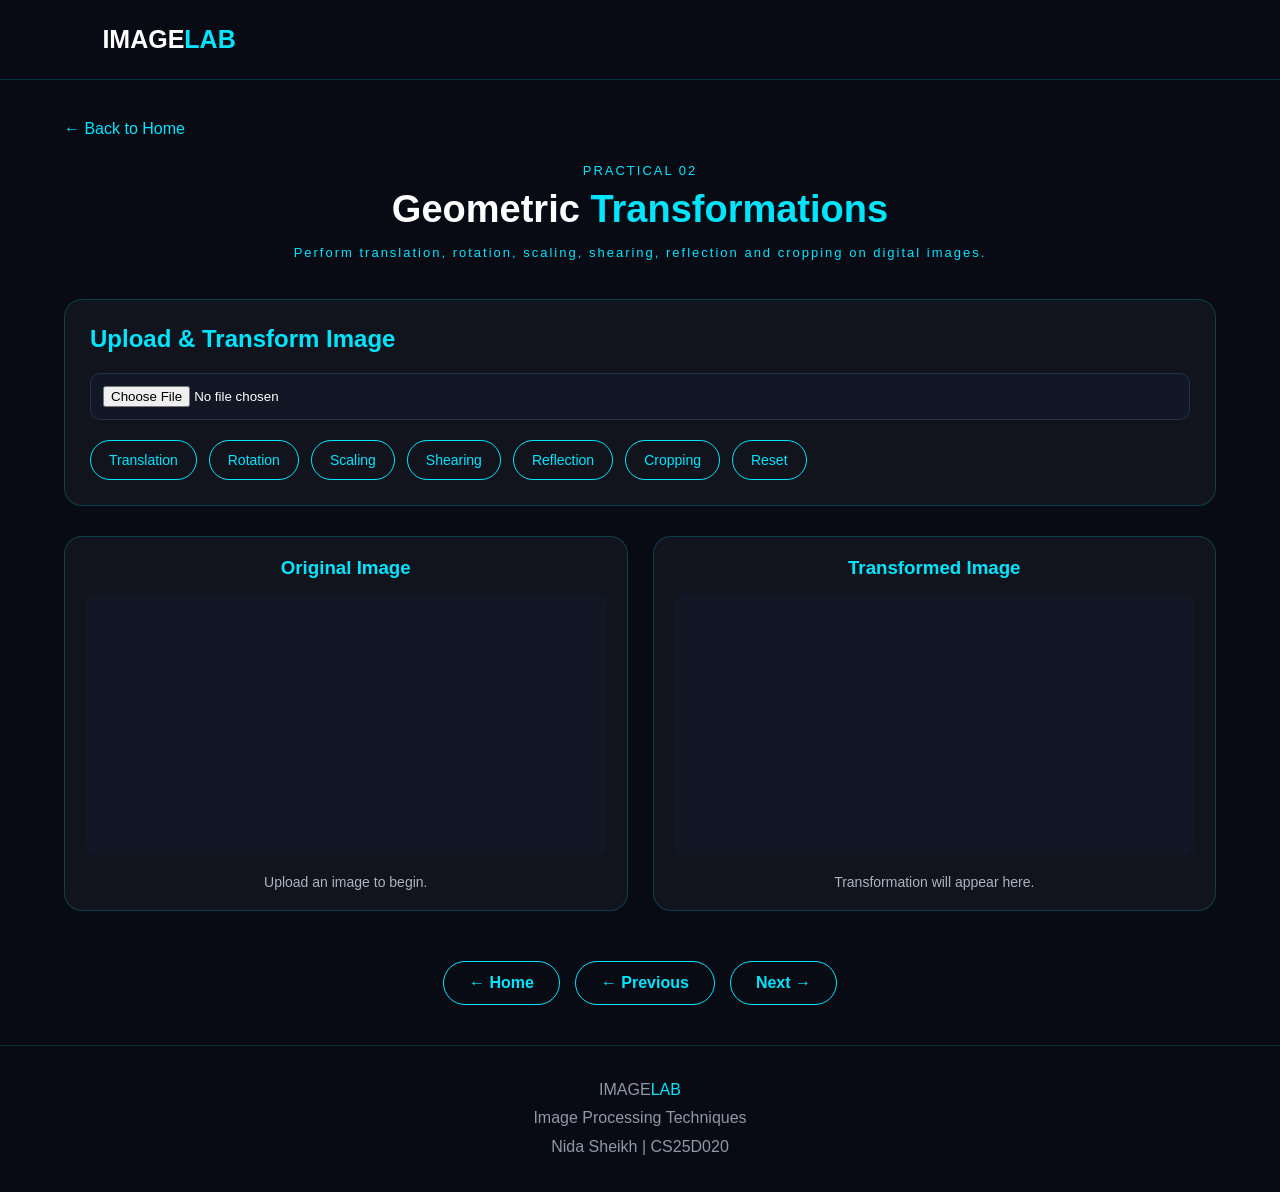
<file: practicals/prac2.html>
<!DOCTYPE html>
<html lang="en">
<head>
    <meta charset="UTF-8">
    <meta name="viewport" content="width=device-width, initial-scale=1.0">
    <title>Practical 02 | IMAGE LAB</title>

    <style>
        * {
            box-sizing: border-box;
            margin: 0;
            padding: 0;
        }

        body {
            font-family: Arial, sans-serif;
            background: #080b14;
            color: white;
            min-height: 100vh;
        }

        header {
            padding: 25px 8%;
            border-bottom: 1px solid rgba(0, 229, 255, 0.2);
        }

        .logo {
            font-size: 25px;
            font-weight: bold;
        }

        .logo span {
            color: #00e5ff;
        }

        .container {
            width: 90%;
            max-width: 1200px;
            margin: 40px auto;
        }

        .back {
            display: inline-block;
            color: #00e5ff;
            text-decoration: none;
            margin-bottom: 25px;
        }

        .title {
            text-align: center;
            margin-bottom: 35px;
        }

        .title p {
            color: #00e5ff;
            letter-spacing: 2px;
            font-size: 13px;
            margin-bottom: 10px;
        }

        .title h1 {
            font-size: 38px;
            margin-bottom: 12px;
        }

        .title h1 span {
            color: #00e5ff;
        }

        .aim {
            color: #aab3c2;
            max-width: 750px;
            margin: auto;
            line-height: 1.6;
        }

        .panel {
            background: rgba(255, 255, 255, 0.04);
            border: 1px solid rgba(0, 229, 255, 0.2);
            border-radius: 18px;
            padding: 25px;
            margin-bottom: 30px;
        }

        .panel h2 {
            color: #00e5ff;
            margin-bottom: 20px;
        }

        input[type="file"] {
            width: 100%;
            padding: 12px;
            background: #111725;
            color: white;
            border-radius: 10px;
            border: 1px solid #263247;
            margin-bottom: 20px;
        }

        .buttons {
            display: flex;
            flex-wrap: wrap;
            gap: 12px;
        }

        button {
            padding: 11px 18px;
            border: 1px solid #00e5ff;
            background: transparent;
            color: #00e5ff;
            border-radius: 25px;
            cursor: pointer;
            font-size: 14px;
            transition: 0.3s;
        }

        button:hover {
            background: #00e5ff;
            color: #080b14;
            transform: translateY(-2px);
        }

        .image-grid {
            display: grid;
            grid-template-columns: 1fr 1fr;
            gap: 25px;
        }

        .image-box {
            background: rgba(255, 255, 255, 0.04);
            border: 1px solid rgba(0, 229, 255, 0.2);
            border-radius: 18px;
            padding: 20px;
            text-align: center;
        }

        .image-box h3 {
            color: #00e5ff;
            margin-bottom: 15px;
        }

        canvas {
            width: 100%;
            max-height: 450px;
            object-fit: contain;
            background: #111725;
            border-radius: 10px;
        }

        .info {
            margin-top: 15px;
            color: #aab3c2;
            font-size: 14px;
        }

        .practical-navigation {
            display: flex;
            justify-content: center;
            gap: 15px;
            margin: 50px auto 30px;
            flex-wrap: wrap;
        }

        .nav-btn {
            display: inline-block;
            padding: 12px 25px;
            border: 1px solid #00e5ff;
            border-radius: 30px;
            color: #00e5ff;
            text-decoration: none;
            font-weight: 600;
            transition: 0.3s;
        }

        .nav-btn:hover {
            background: #00e5ff;
            color: #080b14;
            transform: translateY(-3px);
        }

        footer {
            text-align: center;
            padding: 30px;
            margin-top: 40px;
            border-top: 1px solid rgba(0, 229, 255, 0.15);
            color: #8e98a8;
            line-height: 1.8;
        }

        footer span {
            color: #00e5ff;
        }

        @media (max-width: 750px) {
            .image-grid {
                grid-template-columns: 1fr;
            }

            .title h1 {
                font-size: 28px;
            }

            .buttons {
                flex-direction: column;
            }

            button {
                width: 100%;
            }
        }
    </style>
</head>

<body>

<header>
    <div class="logo">
        IMAGE<span>LAB</span>
    </div>
</header>


<main class="container">

    <a href="../index.html" class="back">
        ← Back to Home
    </a>


    <div class="title">

        <p>PRACTICAL 02</p>

        <h1>
            Geometric <span>Transformations</span>
        </h1>

        <p class="aim">
            Perform translation, rotation, scaling, shearing,
            reflection and cropping on digital images.
        </p>

    </div>


    <div class="panel">

        <h2>Upload & Transform Image</h2>

        <input
            type="file"
            id="upload"
            accept="image/*"
        >

        <div class="buttons">

            <button onclick="translateImage()">
                Translation
            </button>

            <button onclick="rotateImage()">
                Rotation
            </button>

            <button onclick="scaleImage()">
                Scaling
            </button>

            <button onclick="shearImage()">
                Shearing
            </button>

            <button onclick="reflectImage()">
                Reflection
            </button>

            <button onclick="cropImage()">
                Cropping
            </button>

            <button onclick="resetImage()">
                Reset
            </button>

        </div>

    </div>


    <div class="image-grid">

        <div class="image-box">

            <h3>Original Image</h3>

            <canvas id="originalCanvas"></canvas>

            <div class="info" id="originalInfo">
                Upload an image to begin.
            </div>

        </div>


        <div class="image-box">

            <h3>Transformed Image</h3>

            <canvas id="processedCanvas"></canvas>

            <div class="info" id="processedInfo">
                Transformation will appear here.
            </div>

        </div>

    </div>


    <div class="practical-navigation">

        <a href="../index.html" class="nav-btn">
            ← Home
        </a>

        <a href="prac1.html" class="nav-btn">
            ← Previous
        </a>

        <a href="prac3.html" class="nav-btn">
            Next →
        </a>

    </div>

</main>


<footer>

    <p>
        IMAGE<span>LAB</span>
    </p>

    <p>
        Image Processing Techniques
    </p>

    <p>
        Nida Sheikh | CS25D020
    </p>

</footer>


<script>

const upload =
    document.getElementById("upload");

const originalCanvas =
    document.getElementById("originalCanvas");

const processedCanvas =
    document.getElementById("processedCanvas");

const originalCtx =
    originalCanvas.getContext("2d");

const processedCtx =
    processedCanvas.getContext("2d");

let image = null;


upload.addEventListener("change", function () {

    const file = this.files[0];

    if (!file) return;

    image = new Image();

    image.onload = function () {

        originalCanvas.width = image.width;
        originalCanvas.height = image.height;

        processedCanvas.width = image.width;
        processedCanvas.height = image.height;

        originalCtx.drawImage(image, 0, 0);

        processedCtx.drawImage(image, 0, 0);

        document.getElementById("originalInfo").innerText =
            `Size: ${image.width} × ${image.height}`;

        document.getElementById("processedInfo").innerText =
            "Ready for transformation.";

    };

    image.src = URL.createObjectURL(file);

});


function checkImage() {

    if (!image) {
        alert("Please upload an image first.");
        return false;
    }

    return true;
}


// ================= TRANSLATION =================

function translateImage() {

    if (!checkImage()) return;

    processedCtx.clearRect(
        0,
        0,
        processedCanvas.width,
        processedCanvas.height
    );

    processedCtx.drawImage(
        image,
        40,
        30
    );

    document.getElementById("processedInfo").innerText =
        "Image translated by X = 40 and Y = 30 pixels.";
}


// ================= ROTATION =================

function rotateImage() {

    if (!checkImage()) return;

    processedCtx.clearRect(
        0,
        0,
        processedCanvas.width,
        processedCanvas.height
    );

    processedCtx.save();

    processedCtx.translate(
        processedCanvas.width / 2,
        processedCanvas.height / 2
    );

    processedCtx.rotate(
        45 * Math.PI / 180
    );

    processedCtx.drawImage(
        image,
        -image.width / 2,
        -image.height / 2
    );

    processedCtx.restore();

    document.getElementById("processedInfo").innerText =
        "Image rotated by 45 degrees.";
}


// ================= SCALING =================

function scaleImage() {

    if (!checkImage()) return;

    processedCtx.clearRect(
        0,
        0,
        processedCanvas.width,
        processedCanvas.height
    );

    processedCtx.drawImage(
        image,
        0,
        0,
        image.width * 0.7,
        image.height * 0.7
    );

    document.getElementById("processedInfo").innerText =
        "Image scaled to 70% of original size.";
}


// ================= SHEARING =================

function shearImage() {

    if (!checkImage()) return;

    processedCtx.clearRect(
        0,
        0,
        processedCanvas.width,
        processedCanvas.height
    );

    processedCtx.save();

    processedCtx.transform(
        1,
        0,
        0.3,
        1,
        0,
        0
    );

    processedCtx.drawImage(
        image,
        0,
        0
    );

    processedCtx.restore();

    document.getElementById("processedInfo").innerText =
        "Horizontal shearing applied.";
}


// ================= REFLECTION =================

function reflectImage() {

    if (!checkImage()) return;

    processedCtx.clearRect(
        0,
        0,
        processedCanvas.width,
        processedCanvas.height
    );

    processedCtx.save();

    processedCtx.translate(
        processedCanvas.width,
        0
    );

    processedCtx.scale(
        -1,
        1
    );

    processedCtx.drawImage(
        image,
        0,
        0
    );

    processedCtx.restore();

    document.getElementById("processedInfo").innerText =
        "Horizontal reflection applied.";
}


// ================= CROPPING =================

function cropImage() {

    if (!checkImage()) return;

    const cropWidth =
        image.width * 0.6;

    const cropHeight =
        image.height * 0.6;

    const startX =
        image.width * 0.2;

    const startY =
        image.height * 0.2;

    processedCanvas.width =
        cropWidth;

    processedCanvas.height =
        cropHeight;

    processedCtx.drawImage(
        image,
        startX,
        startY,
        cropWidth,
        cropHeight,
        0,
        0,
        cropWidth,
        cropHeight
    );

    document.getElementById("processedInfo").innerText =
        "Center 60% of the image cropped.";
}


// ================= RESET =================

function resetImage() {

    if (!checkImage()) return;

    originalCanvas.width =
        image.width;

    originalCanvas.height =
        image.height;

    processedCanvas.width =
        image.width;

    processedCanvas.height =
        image.height;

    originalCtx.drawImage(
        image,
        0,
        0
    );

    processedCtx.drawImage(
        image,
        0,
        0
    );

    document.getElementById("processedInfo").innerText =
        "Image reset successfully.";
}

</script>

</body>
</html>
</file>
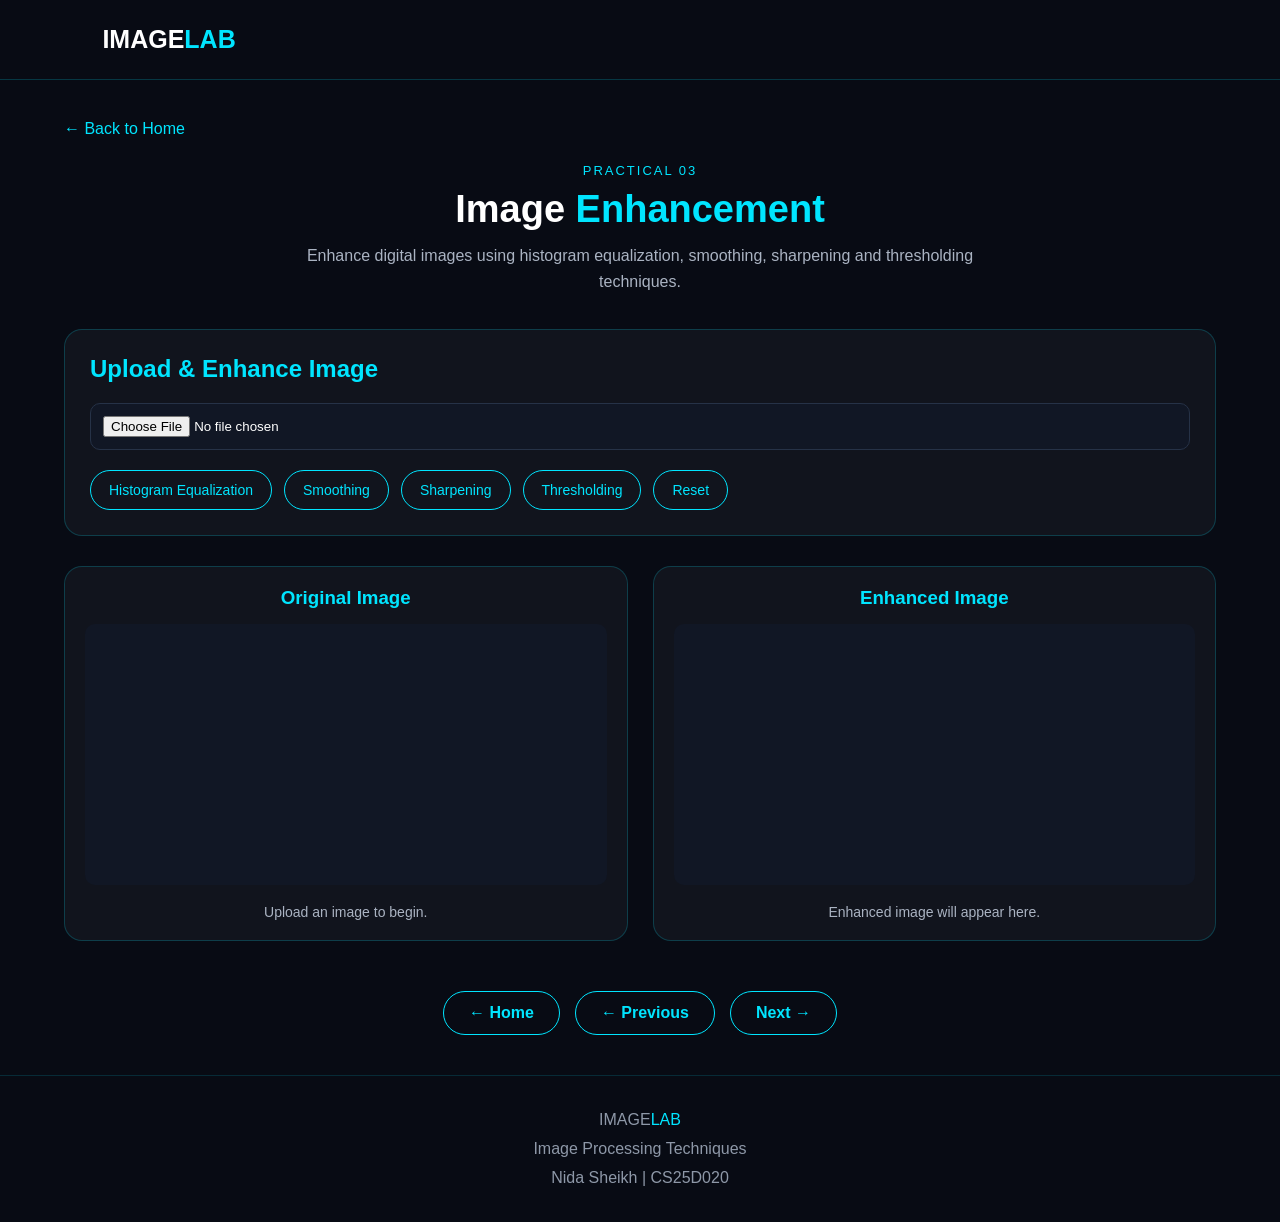
<file: practicals/prac3.html>
<!DOCTYPE html>
<html lang="en">
<head>
    <meta charset="UTF-8">
    <meta name="viewport" content="width=device-width, initial-scale=1.0">
    <title>Practical 03 | IMAGE LAB</title>

    <style>
        * {
            box-sizing: border-box;
            margin: 0;
            padding: 0;
        }

        body {
            font-family: Arial, sans-serif;
            background: #080b14;
            color: white;
            min-height: 100vh;
        }

        header {
            padding: 25px 8%;
            border-bottom: 1px solid rgba(0, 229, 255, 0.2);
        }

        .logo {
            font-size: 25px;
            font-weight: bold;
        }

        .logo span,
        .title h1 span {
            color: #00e5ff;
        }

        .container {
            width: 90%;
            max-width: 1200px;
            margin: 40px auto;
        }

        .back {
            display: inline-block;
            color: #00e5ff;
            text-decoration: none;
            margin-bottom: 25px;
        }

        .title {
            text-align: center;
            margin-bottom: 35px;
        }

        .title p:first-child {
            color: #00e5ff;
            letter-spacing: 2px;
            font-size: 13px;
            margin-bottom: 10px;
        }

        .title h1 {
            font-size: 38px;
            margin-bottom: 12px;
        }

        .aim {
            color: #aab3c2;
            max-width: 750px;
            margin: auto;
            line-height: 1.6;
        }

        .panel {
            background: rgba(255, 255, 255, 0.04);
            border: 1px solid rgba(0, 229, 255, 0.2);
            border-radius: 18px;
            padding: 25px;
            margin-bottom: 30px;
        }

        .panel h2 {
            color: #00e5ff;
            margin-bottom: 20px;
        }

        input[type="file"] {
            width: 100%;
            padding: 12px;
            background: #111725;
            color: white;
            border-radius: 10px;
            border: 1px solid #263247;
            margin-bottom: 20px;
        }

        .buttons {
            display: flex;
            flex-wrap: wrap;
            gap: 12px;
        }

        button {
            padding: 11px 18px;
            border: 1px solid #00e5ff;
            background: transparent;
            color: #00e5ff;
            border-radius: 25px;
            cursor: pointer;
            font-size: 14px;
            transition: 0.3s;
        }

        button:hover {
            background: #00e5ff;
            color: #080b14;
            transform: translateY(-2px);
        }

        .image-grid {
            display: grid;
            grid-template-columns: 1fr 1fr;
            gap: 25px;
        }

        .image-box {
            background: rgba(255, 255, 255, 0.04);
            border: 1px solid rgba(0, 229, 255, 0.2);
            border-radius: 18px;
            padding: 20px;
            text-align: center;
        }

        .image-box h3 {
            color: #00e5ff;
            margin-bottom: 15px;
        }

        canvas {
            width: 100%;
            max-height: 450px;
            object-fit: contain;
            background: #111725;
            border-radius: 10px;
        }

        .info {
            margin-top: 15px;
            color: #aab3c2;
            font-size: 14px;
        }

        .practical-navigation {
            display: flex;
            justify-content: center;
            gap: 15px;
            margin: 50px auto 30px;
            flex-wrap: wrap;
        }

        .nav-btn {
            display: inline-block;
            padding: 12px 25px;
            border: 1px solid #00e5ff;
            border-radius: 30px;
            color: #00e5ff;
            text-decoration: none;
            font-weight: 600;
            transition: 0.3s;
        }

        .nav-btn:hover {
            background: #00e5ff;
            color: #080b14;
            transform: translateY(-3px);
        }

        footer {
            text-align: center;
            padding: 30px;
            margin-top: 40px;
            border-top: 1px solid rgba(0, 229, 255, 0.15);
            color: #8e98a8;
            line-height: 1.8;
        }

        footer span {
            color: #00e5ff;
        }

        @media (max-width: 750px) {
            .image-grid {
                grid-template-columns: 1fr;
            }

            .title h1 {
                font-size: 28px;
            }

            .buttons {
                flex-direction: column;
            }

            button {
                width: 100%;
            }
        }
    </style>
</head>

<body>

<header>
    <div class="logo">
        IMAGE<span>LAB</span>
    </div>
</header>


<main class="container">

    <a href="../index.html" class="back">
        ← Back to Home
    </a>


    <div class="title">

        <p>PRACTICAL 03</p>

        <h1>
            Image <span>Enhancement</span>
        </h1>

        <p class="aim">
            Enhance digital images using histogram equalization,
            smoothing, sharpening and thresholding techniques.
        </p>

    </div>


    <div class="panel">

        <h2>Upload & Enhance Image</h2>

        <input
            type="file"
            id="upload"
            accept="image/*"
        >

        <div class="buttons">

            <button onclick="histogramEqualization()">
                Histogram Equalization
            </button>

            <button onclick="smoothing()">
                Smoothing
            </button>

            <button onclick="sharpening()">
                Sharpening
            </button>

            <button onclick="thresholding()">
                Thresholding
            </button>

            <button onclick="resetImage()">
                Reset
            </button>

        </div>

    </div>


    <div class="image-grid">

        <div class="image-box">

            <h3>Original Image</h3>

            <canvas id="originalCanvas"></canvas>

            <div class="info" id="originalInfo">
                Upload an image to begin.
            </div>

        </div>


        <div class="image-box">

            <h3>Enhanced Image</h3>

            <canvas id="processedCanvas"></canvas>

            <div class="info" id="processedInfo">
                Enhanced image will appear here.
            </div>

        </div>

    </div>


    <div class="practical-navigation">

        <a href="../index.html" class="nav-btn">
            ← Home
        </a>

        <a href="prac2.html" class="nav-btn">
            ← Previous
        </a>

        <a href="prac4.html" class="nav-btn">
            Next →
        </a>

    </div>

</main>


<footer>

    <p>
        IMAGE<span>LAB</span>
    </p>

    <p>
        Image Processing Techniques
    </p>

    <p>
        Nida Sheikh | CS25D020
    </p>

</footer>


<script>

const upload = document.getElementById("upload");

const originalCanvas =
    document.getElementById("originalCanvas");

const processedCanvas =
    document.getElementById("processedCanvas");

const originalCtx =
    originalCanvas.getContext("2d");

const processedCtx =
    processedCanvas.getContext("2d");

let image = null;


upload.addEventListener("change", function () {

    const file = this.files[0];

    if (!file) return;

    image = new Image();

    image.onload = function () {

        originalCanvas.width = image.width;
        originalCanvas.height = image.height;

        processedCanvas.width = image.width;
        processedCanvas.height = image.height;

        originalCtx.drawImage(image, 0, 0);

        processedCtx.drawImage(image, 0, 0);

        document.getElementById("originalInfo").innerText =
            `Size: ${image.width} × ${image.height}`;

        document.getElementById("processedInfo").innerText =
            "Ready for enhancement.";

    };

    image.src = URL.createObjectURL(file);

});


function checkImage() {

    if (!image) {
        alert("Please upload an image first.");
        return false;
    }

    return true;
}


// ================= HISTOGRAM EQUALIZATION =================

function histogramEqualization() {

    if (!checkImage()) return;

    const data = originalCtx.getImageData(
        0,
        0,
        originalCanvas.width,
        originalCanvas.height
    );

    const gray = [];
    const histogram = new Array(256).fill(0);

    for (let i = 0; i < data.data.length; i += 4) {

        const r = data.data[i];
        const g = data.data[i + 1];
        const b = data.data[i + 2];

        const value =
            Math.round(
                0.299 * r +
                0.587 * g +
                0.114 * b
            );

        gray.push(value);
        histogram[value]++;

    }

    const cdf = new Array(256).fill(0);

    cdf[0] = histogram[0];

    for (let i = 1; i < 256; i++) {
        cdf[i] =
            cdf[i - 1] + histogram[i];
    }

    let first = 0;

    while (first < 256 && cdf[first] === 0) {
        first++;
    }

    const total =
        gray.length;

    const output =
        processedCtx.createImageData(
            originalCanvas.width,
            originalCanvas.height
        );

    for (let i = 0; i < gray.length; i++) {

        let value = gray[i];

        if (cdf[255] !== cdf[first]) {

            value = Math.round(
                ((cdf[value] - cdf[first]) /
                (total - cdf[first])) * 255
            );

        }

        value =
            Math.max(0, Math.min(255, value));

        const p = i * 4;

        output.data[p] = value;
        output.data[p + 1] = value;
        output.data[p + 2] = value;
        output.data[p + 3] = 255;

    }

    processedCtx.putImageData(output, 0, 0);

    document.getElementById("processedInfo").innerText =
        "Histogram Equalization applied.";

}


// ================= SMOOTHING =================

function smoothing() {

    if (!checkImage()) return;

    const src = originalCtx.getImageData(
        0,
        0,
        originalCanvas.width,
        originalCanvas.height
    );

    const output =
        processedCtx.createImageData(
            originalCanvas.width,
            originalCanvas.height
        );

    const w = originalCanvas.width;
    const h = originalCanvas.height;

    for (let y = 0; y < h; y++) {

        for (let x = 0; x < w; x++) {

            let r = 0;
            let g = 0;
            let b = 0;
            let count = 0;

            for (let dy = -1; dy <= 1; dy++) {

                for (let dx = -1; dx <= 1; dx++) {

                    const nx = x + dx;
                    const ny = y + dy;

                    if (
                        nx >= 0 &&
                        nx < w &&
                        ny >= 0 &&
                        ny < h
                    ) {

                        const index =
                            (ny * w + nx) * 4;

                        r += src.data[index];
                        g += src.data[index + 1];
                        b += src.data[index + 2];

                        count++;

                    }
                }
            }

            const index =
                (y * w + x) * 4;

            output.data[index] =
                r / count;

            output.data[index + 1] =
                g / count;

            output.data[index + 2] =
                b / count;

            output.data[index + 3] =
                255;

        }
    }

    processedCtx.putImageData(
        output,
        0,
        0
    );

    document.getElementById("processedInfo").innerText =
        "3 × 3 Averaging Smoothing applied.";

}


// ================= SHARPENING =================

function sharpening() {

    if (!checkImage()) return;

    const src = originalCtx.getImageData(
        0,
        0,
        originalCanvas.width,
        originalCanvas.height
    );

    const output =
        processedCtx.createImageData(
            originalCanvas.width,
            originalCanvas.height
        );

    const w = originalCanvas.width;
    const h = originalCanvas.height;

    const kernel = [
        0, -1, 0,
        -1, 5, -1,
        0, -1, 0
    ];

    for (let y = 0; y < h; y++) {

        for (let x = 0; x < w; x++) {

            let r = 0;
            let g = 0;
            let b = 0;

            for (let ky = -1; ky <= 1; ky++) {

                for (let kx = -1; kx <= 1; kx++) {

                    const nx =
                        Math.min(
                            w - 1,
                            Math.max(0, x + kx)
                        );

                    const ny =
                        Math.min(
                            h - 1,
                            Math.max(0, y + ky)
                        );

                    const index =
                        (ny * w + nx) * 4;

                    const k =
                        kernel[
                            (ky + 1) * 3 +
                            (kx + 1)
                        ];

                    r += src.data[index] * k;
                    g += src.data[index + 1] * k;
                    b += src.data[index + 2] * k;

                }
            }

            const index =
                (y * w + x) * 4;

            output.data[index] =
                Math.max(0, Math.min(255, r));

            output.data[index + 1] =
                Math.max(0, Math.min(255, g));

            output.data[index + 2] =
                Math.max(0, Math.min(255, b));

            output.data[index + 3] =
                255;

        }
    }

    processedCtx.putImageData(
        output,
        0,
        0
    );

    document.getElementById("processedInfo").innerText =
        "Sharpening filter applied.";

}


// ================= THRESHOLDING =================

function thresholding() {

    if (!checkImage()) return;

    const data = originalCtx.getImageData(
        0,
        0,
        originalCanvas.width,
        originalCanvas.height
    );

    for (let i = 0; i < data.data.length; i += 4) {

        const gray =
            0.299 * data.data[i] +
            0.587 * data.data[i + 1] +
            0.114 * data.data[i + 2];

        const value =
            gray >= 128 ? 255 : 0;

        data.data[i] = value;
        data.data[i + 1] = value;
        data.data[i + 2] = value;
        data.data[i + 3] = 255;

    }

    processedCtx.putImageData(
        data,
        0,
        0
    );

    document.getElementById("processedInfo").innerText =
        "Binary Thresholding applied at value 128.";

}


// ================= RESET =================

function resetImage() {

    if (!checkImage()) return;

    originalCanvas.width =
        image.width;

    originalCanvas.height =
        image.height;

    processedCanvas.width =
        image.width;

    processedCanvas.height =
        image.height;

    originalCtx.drawImage(
        image,
        0,
        0
    );

    processedCtx.drawImage(
        image,
        0,
        0
    );

    document.getElementById("processedInfo").innerText =
        "Image reset successfully.";
}

</script>

</body>
</html>
</file>
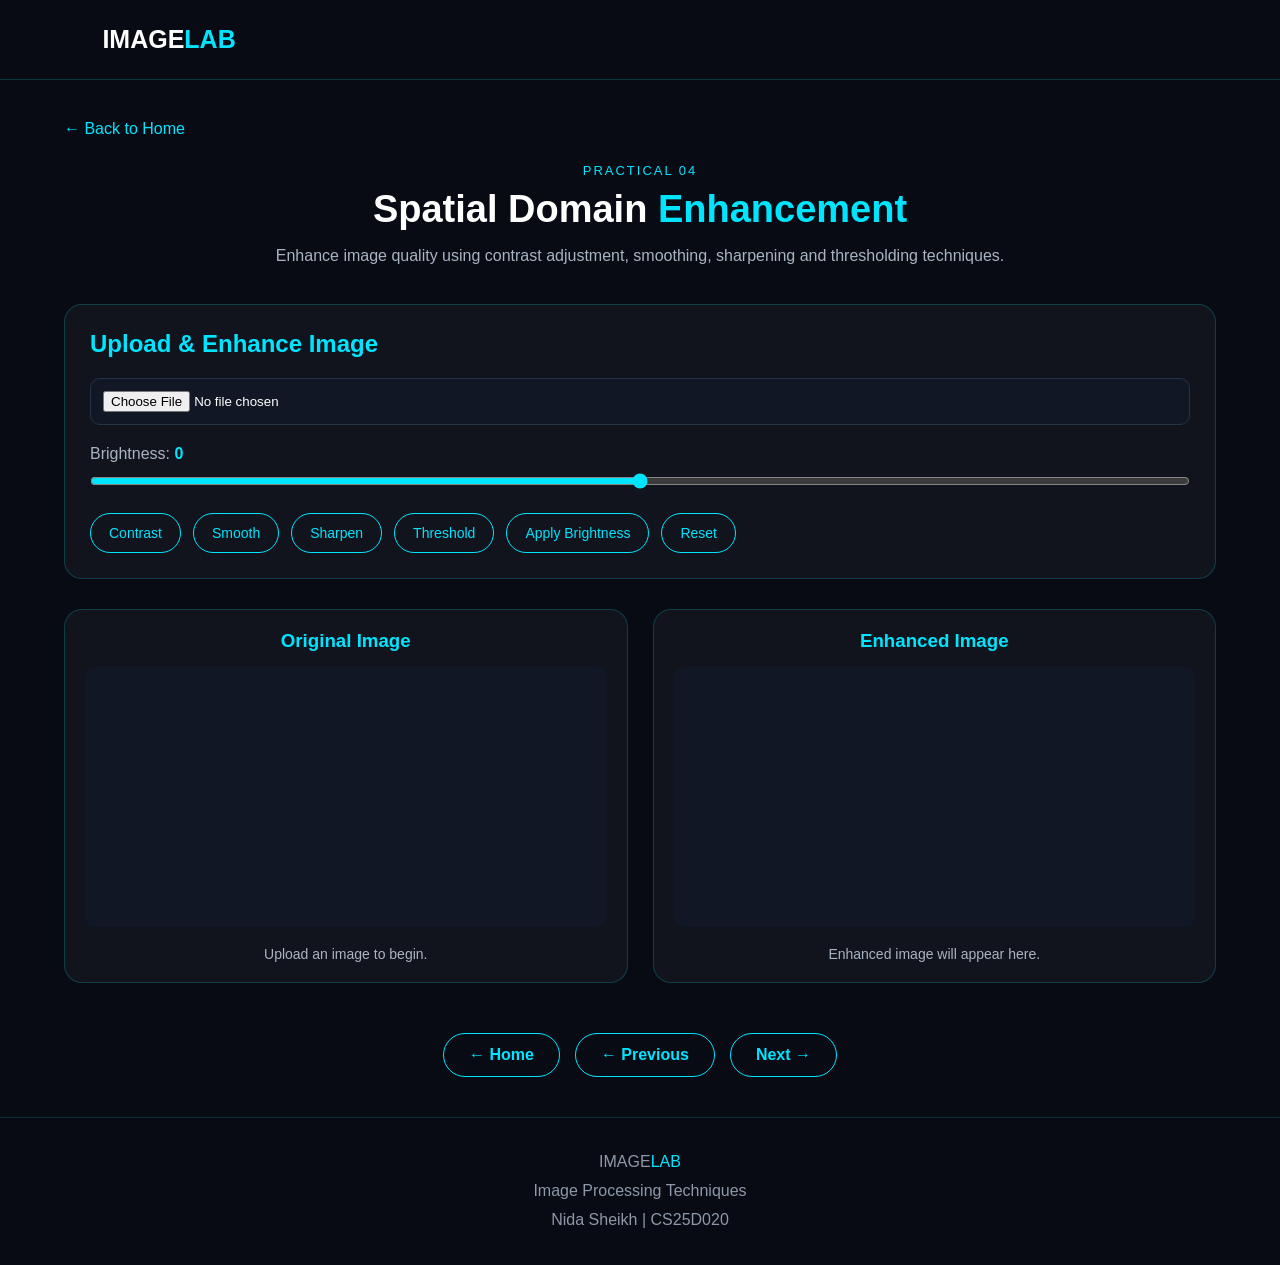
<file: practicals/prac4.html>
<!DOCTYPE html>
<html lang="en">
<head>
<meta charset="UTF-8">
<meta name="viewport" content="width=device-width, initial-scale=1.0">

<title>Practical 04 | IMAGE LAB</title>

<style>
* {
    box-sizing: border-box;
    margin: 0;
    padding: 0;
}

body {
    font-family: Arial, sans-serif;
    background: #080b14;
    color: white;
    min-height: 100vh;
}

header {
    padding: 25px 8%;
    border-bottom: 1px solid rgba(0,229,255,0.2);
}

.logo {
    font-size: 25px;
    font-weight: bold;
}

.logo span,
.title h1 span {
    color: #00e5ff;
}

.container {
    width: 90%;
    max-width: 1200px;
    margin: 40px auto;
}

.back {
    color: #00e5ff;
    text-decoration: none;
    display: inline-block;
    margin-bottom: 25px;
}

.title {
    text-align: center;
    margin-bottom: 35px;
}

.title .tag {
    color: #00e5ff;
    letter-spacing: 2px;
    font-size: 13px;
    margin-bottom: 10px;
}

.title h1 {
    font-size: 38px;
    margin-bottom: 12px;
}

.aim {
    color: #aab3c2;
    max-width: 750px;
    margin: auto;
    line-height: 1.6;
}

.panel {
    background: rgba(255,255,255,0.04);
    border: 1px solid rgba(0,229,255,0.2);
    border-radius: 18px;
    padding: 25px;
    margin-bottom: 30px;
}

.panel h2 {
    color: #00e5ff;
    margin-bottom: 20px;
}

input[type="file"] {
    width: 100%;
    padding: 12px;
    background: #111725;
    color: white;
    border-radius: 10px;
    border: 1px solid #263247;
    margin-bottom: 20px;
}

.slider-box {
    margin-bottom: 20px;
}

.slider-box label {
    display: block;
    margin-bottom: 10px;
    color: #aab3c2;
}

input[type="range"] {
    width: 100%;
    accent-color: #00e5ff;
}

#brightnessValue {
    color: #00e5ff;
    font-weight: bold;
}

.buttons {
    display: flex;
    flex-wrap: wrap;
    gap: 12px;
}

button {
    padding: 11px 18px;
    border: 1px solid #00e5ff;
    background: transparent;
    color: #00e5ff;
    border-radius: 25px;
    cursor: pointer;
    font-size: 14px;
    transition: 0.3s;
}

button:hover {
    background: #00e5ff;
    color: #080b14;
    transform: translateY(-2px);
}

.image-grid {
    display: grid;
    grid-template-columns: 1fr 1fr;
    gap: 25px;
}

.image-box {
    background: rgba(255,255,255,0.04);
    border: 1px solid rgba(0,229,255,0.2);
    border-radius: 18px;
    padding: 20px;
    text-align: center;
}

.image-box h3 {
    color: #00e5ff;
    margin-bottom: 15px;
}

canvas {
    width: 100%;
    max-height: 450px;
    object-fit: contain;
    background: #111725;
    border-radius: 10px;
}

.info {
    margin-top: 15px;
    color: #aab3c2;
    font-size: 14px;
}

.practical-navigation {
    display: flex;
    justify-content: center;
    gap: 15px;
    margin: 50px auto 30px;
    flex-wrap: wrap;
}

.nav-btn {
    padding: 12px 25px;
    border: 1px solid #00e5ff;
    border-radius: 30px;
    color: #00e5ff;
    text-decoration: none;
    font-weight: 600;
    transition: 0.3s;
}

.nav-btn:hover {
    background: #00e5ff;
    color: #080b14;
    transform: translateY(-3px);
}

footer {
    text-align: center;
    padding: 30px;
    margin-top: 40px;
    border-top: 1px solid rgba(0,229,255,0.15);
    color: #8e98a8;
    line-height: 1.8;
}

footer span {
    color: #00e5ff;
}

@media (max-width:750px) {

    .image-grid {
        grid-template-columns: 1fr;
    }

    .title h1 {
        font-size: 28px;
    }

    .buttons {
        flex-direction: column;
    }

    button {
        width: 100%;
    }
}
</style>
</head>

<body>

<header>
    <div class="logo">
        IMAGE<span>LAB</span>
    </div>
</header>


<main class="container">

<a href="../index.html" class="back">
    ← Back to Home
</a>


<div class="title">

    <p class="tag">PRACTICAL 04</p>

    <h1>
        Spatial Domain <span>Enhancement</span>
    </h1>

    <p class="aim">
        Enhance image quality using contrast adjustment,
        smoothing, sharpening and thresholding techniques.
    </p>

</div>


<div class="panel">

    <h2>Upload & Enhance Image</h2>

    <input
        type="file"
        id="upload"
        accept="image/*"
    >

    <div class="slider-box">

        <label>
            Brightness:
            <span id="brightnessValue">0</span>
        </label>

        <input
            type="range"
            id="brightness"
            min="-100"
            max="100"
            value="0"
        >

    </div>


    <div class="buttons">

        <button onclick="applyContrast()">
            Contrast
        </button>

        <button onclick="applySmoothing()">
            Smooth
        </button>

        <button onclick="applySharpening()">
            Sharpen
        </button>

        <button onclick="applyThreshold()">
            Threshold
        </button>

        <button onclick="applyBrightness()">
            Apply Brightness
        </button>

        <button onclick="resetImage()">
            Reset
        </button>

    </div>

</div>


<div class="image-grid">

    <div class="image-box">

        <h3>Original Image</h3>

        <canvas id="originalCanvas"></canvas>

        <div class="info" id="originalInfo">
            Upload an image to begin.
        </div>

    </div>


    <div class="image-box">

        <h3>Enhanced Image</h3>

        <canvas id="processedCanvas"></canvas>

        <div class="info" id="processedInfo">
            Enhanced image will appear here.
        </div>

    </div>

</div>


<div class="practical-navigation">

    <a href="../index.html" class="nav-btn">
        ← Home
    </a>

    <a href="prac3.html" class="nav-btn">
        ← Previous
    </a>

    <a href="prac5.html" class="nav-btn">
        Next →
    </a>

</div>

</main>


<footer>

<p>IMAGE<span>LAB</span></p>

<p>Image Processing Techniques</p>

<p>Nida Sheikh | CS25D020</p>

</footer>


<script>

const upload =
document.getElementById("upload");

const originalCanvas =
document.getElementById("originalCanvas");

const processedCanvas =
document.getElementById("processedCanvas");

const originalCtx =
originalCanvas.getContext("2d");

const processedCtx =
processedCanvas.getContext("2d");

const brightness =
document.getElementById("brightness");

const brightnessValue =
document.getElementById("brightnessValue");

let image = null;


brightness.addEventListener("input", function() {

    brightnessValue.innerText =
    this.value;

});


upload.addEventListener("change", function() {

    const file = this.files[0];

    if (!file) return;

    image = new Image();

    image.onload = function() {

        originalCanvas.width =
        image.width;

        originalCanvas.height =
        image.height;

        processedCanvas.width =
        image.width;

        processedCanvas.height =
        image.height;

        originalCtx.drawImage(
            image,
            0,
            0
        );

        processedCtx.drawImage(
            image,
            0,
            0
        );

        document.getElementById(
            "originalInfo"
        ).innerText =
        `Size: ${image.width} × ${image.height}`;

        document.getElementById(
            "processedInfo"
        ).innerText =
        "Ready for enhancement.";

    };

    image.src =
    URL.createObjectURL(file);

});


function checkImage() {

    if (!image) {

        alert(
            "Please upload an image first."
        );

        return false;
    }

    return true;
}


// ================= CONTRAST =================

function applyContrast() {

    if (!checkImage()) return;

    const data =
    originalCtx.getImageData(
        0,
        0,
        originalCanvas.width,
        originalCanvas.height
    );

    const factor = 1.5;

    for (
        let i = 0;
        i < data.data.length;
        i += 4
    ) {

        data.data[i] =
        Math.max(
            0,
            Math.min(
                255,
                factor *
                (data.data[i] - 128) +
                128
            )
        );

        data.data[i + 1] =
        Math.max(
            0,
            Math.min(
                255,
                factor *
                (data.data[i + 1] - 128) +
                128
            )
        );

        data.data[i + 2] =
        Math.max(
            0,
            Math.min(
                255,
                factor *
                (data.data[i + 2] - 128) +
                128
            )
        );
    }

    processedCtx.putImageData(
        data,
        0,
        0
    );

    document.getElementById(
        "processedInfo"
    ).innerText =
    "Contrast enhanced using spatial domain operation.";
}


// ================= SMOOTHING =================

function applySmoothing() {

    if (!checkImage()) return;

    const src =
    originalCtx.getImageData(
        0,
        0,
        originalCanvas.width,
        originalCanvas.height
    );

    const output =
    processedCtx.createImageData(
        originalCanvas.width,
        originalCanvas.height
    );

    const w =
    originalCanvas.width;

    const h =
    originalCanvas.height;

    for (
        let y = 0;
        y < h;
        y++
    ) {

        for (
            let x = 0;
            x < w;
            x++
        ) {

            let r = 0;
            let g = 0;
            let b = 0;
            let count = 0;

            for (
                let dy = -1;
                dy <= 1;
                dy++
            ) {

                for (
                    let dx = -1;
                    dx <= 1;
                    dx++
                ) {

                    const nx = x + dx;
                    const ny = y + dy;

                    if (
                        nx >= 0 &&
                        nx < w &&
                        ny >= 0 &&
                        ny < h
                    ) {

                        const index =
                        (ny * w + nx) * 4;

                        r +=
                        src.data[index];

                        g +=
                        src.data[index + 1];

                        b +=
                        src.data[index + 2];

                        count++;
                    }
                }
            }

            const index =
            (y * w + x) * 4;

            output.data[index] =
            r / count;

            output.data[index + 1] =
            g / count;

            output.data[index + 2] =
            b / count;

            output.data[index + 3] =
            255;
        }
    }

    processedCtx.putImageData(
        output,
        0,
        0
    );

    document.getElementById(
        "processedInfo"
    ).innerText =
    "3 × 3 spatial smoothing applied.";
}


// ================= SHARPENING =================

function applySharpening() {

    if (!checkImage()) return;

    const src =
    originalCtx.getImageData(
        0,
        0,
        originalCanvas.width,
        originalCanvas.height
    );

    const output =
    processedCtx.createImageData(
        originalCanvas.width,
        originalCanvas.height
    );

    const w =
    originalCanvas.width;

    const h =
    originalCanvas.height;

    const kernel = [
        0, -1, 0,
        -1, 5, -1,
        0, -1, 0
    ];

    for (
        let y = 0;
        y < h;
        y++
    ) {

        for (
            let x = 0;
            x < w;
            x++
        ) {

            let r = 0;
            let g = 0;
            let b = 0;

            for (
                let ky = -1;
                ky <= 1;
                ky++
            ) {

                for (
                    let kx = -1;
                    kx <= 1;
                    kx++
                ) {

                    const nx =
                    Math.min(
                        w - 1,
                        Math.max(0, x + kx)
                    );

                    const ny =
                    Math.min(
                        h - 1,
                        Math.max(0, y + ky)
                    );

                    const index =
                    (ny * w + nx) * 4;

                    const k =
                    kernel[
                        (ky + 1) * 3 +
                        (kx + 1)
                    ];

                    r +=
                    src.data[index] * k;

                    g +=
                    src.data[index + 1] * k;

                    b +=
                    src.data[index + 2] * k;
                }
            }

            const index =
            (y * w + x) * 4;

            output.data[index] =
            Math.max(
                0,
                Math.min(255, r)
            );

            output.data[index + 1] =
            Math.max(
                0,
                Math.min(255, g)
            );

            output.data[index + 2] =
            Math.max(
                0,
                Math.min(255, b)
            );

            output.data[index + 3] =
            255;
        }
    }

    processedCtx.putImageData(
        output,
        0,
        0
    );

    document.getElementById(
        "processedInfo"
    ).innerText =
    "Sharpening filter applied.";
}


// ================= THRESHOLD =================

function applyThreshold() {

    if (!checkImage()) return;

    const data =
    originalCtx.getImageData(
        0,
        0,
        originalCanvas.width,
        originalCanvas.height
    );

    for (
        let i = 0;
        i < data.data.length;
        i += 4
    ) {

        const gray =
        0.299 * data.data[i] +
        0.587 * data.data[i + 1] +
        0.114 * data.data[i + 2];

        const value =
        gray >= 128 ? 255 : 0;

        data.data[i] =
        value;

        data.data[i + 1] =
        value;

        data.data[i + 2] =
        value;

        data.data[i + 3] =
        255;
    }

    processedCtx.putImageData(
        data,
        0,
        0
    );

    document.getElementById(
        "processedInfo"
    ).innerText =
    "Binary thresholding applied at 128.";
}


// ================= BRIGHTNESS =================

function applyBrightness() {

    if (!checkImage()) return;

    const data =
    originalCtx.getImageData(
        0,
        0,
        originalCanvas.width,
        originalCanvas.height
    );

    const value =
    Number(brightness.value);

    for (
        let i = 0;
        i < data.data.length;
        i += 4
    ) {

        data.data[i] =
        Math.max(
            0,
            Math.min(
                255,
                data.data[i] + value
            )
        );

        data.data[i + 1] =
        Math.max(
            0,
            Math.min(
                255,
                data.data[i + 1] + value
            )
        );

        data.data[i + 2] =
        Math.max(
            0,
            Math.min(
                255,
                data.data[i + 2] + value
            )
        );
    }

    processedCtx.putImageData(
        data,
        0,
        0
    );

    document.getElementById(
        "processedInfo"
    ).innerText =
    `Brightness adjusted by ${value}.`;
}


// ================= RESET =================

function resetImage() {

    if (!checkImage()) return;

    originalCanvas.width =
    image.width;

    originalCanvas.height =
    image.height;

    processedCanvas.width =
    image.width;

    processedCanvas.height =
    image.height;

    originalCtx.drawImage(
        image,
        0,
        0
    );

    processedCtx.drawImage(
        image,
        0,
        0
    );

    brightness.value = 0;

    brightnessValue.innerText = 0;

    document.getElementById(
        "processedInfo"
    ).innerText =
    "Image reset successfully.";
}

</script>

</body>
</html>
</file>
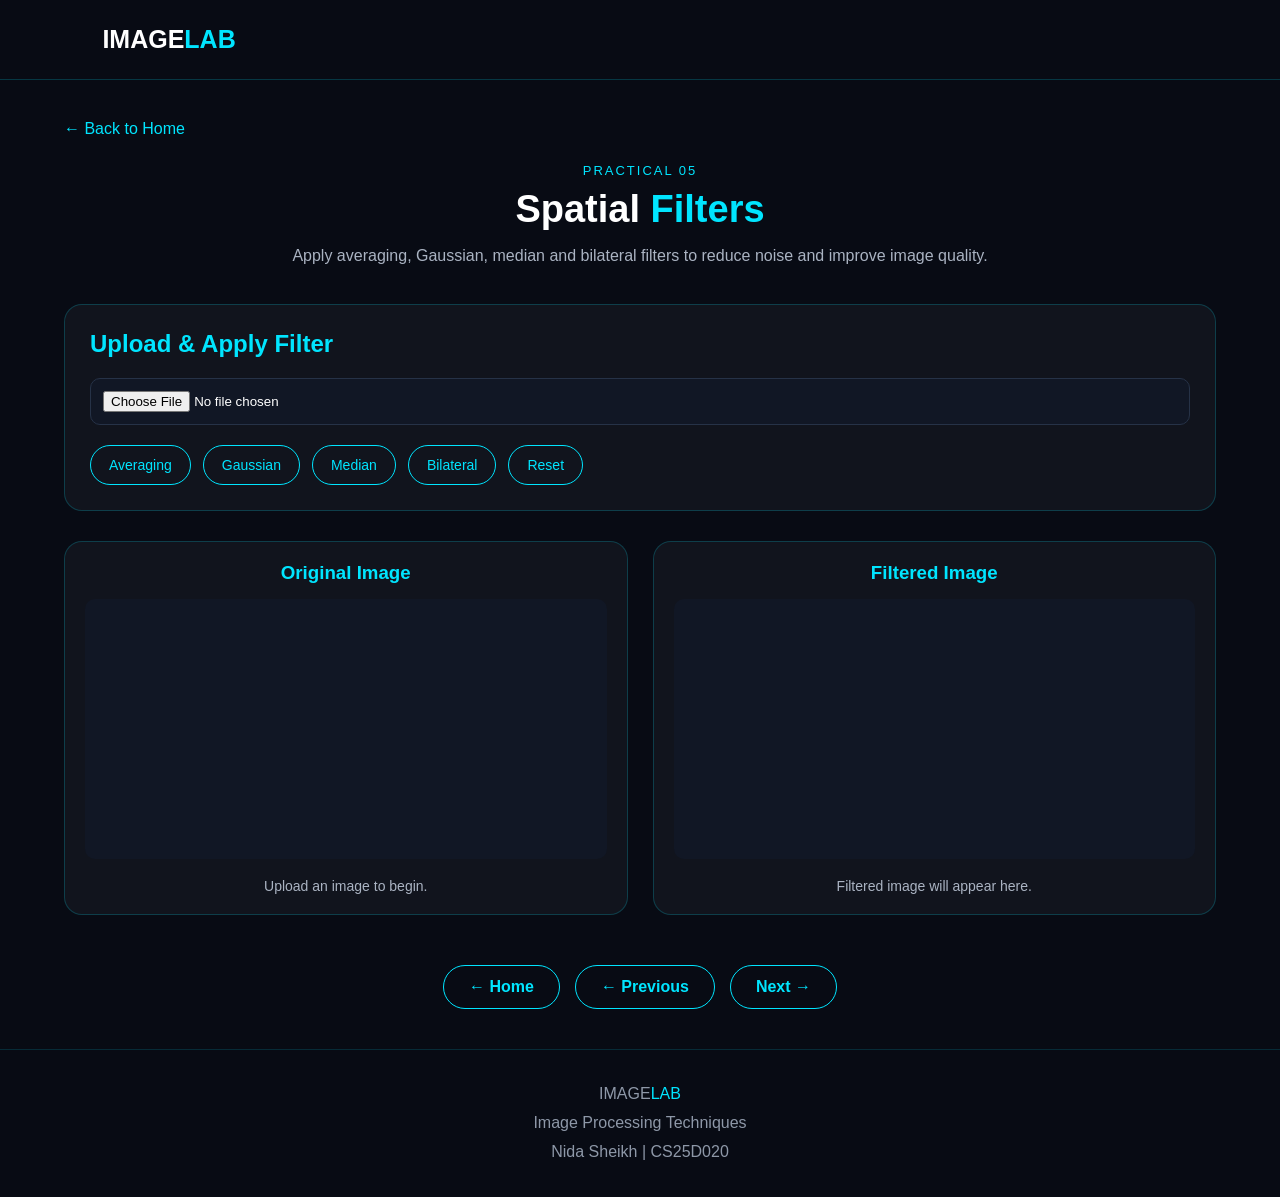
<file: practicals/prac5.html>
<!DOCTYPE html>
<html lang="en">
<head>
<meta charset="UTF-8">
<meta name="viewport" content="width=device-width, initial-scale=1.0">
<title>Practical 05 | IMAGE LAB</title>

<style>
* {
    box-sizing: border-box;
    margin: 0;
    padding: 0;
}

body {
    font-family: Arial, sans-serif;
    background: #080b14;
    color: white;
    min-height: 100vh;
}

header {
    padding: 25px 8%;
    border-bottom: 1px solid rgba(0,229,255,0.2);
}

.logo {
    font-size: 25px;
    font-weight: bold;
}

.logo span,
.title h1 span {
    color: #00e5ff;
}

.container {
    width: 90%;
    max-width: 1200px;
    margin: 40px auto;
}

.back {
    color: #00e5ff;
    text-decoration: none;
    display: inline-block;
    margin-bottom: 25px;
}

.title {
    text-align: center;
    margin-bottom: 35px;
}

.tag {
    color: #00e5ff;
    letter-spacing: 2px;
    font-size: 13px;
    margin-bottom: 10px;
}

.title h1 {
    font-size: 38px;
    margin-bottom: 12px;
}

.aim {
    color: #aab3c2;
    max-width: 750px;
    margin: auto;
    line-height: 1.6;
}

.panel {
    background: rgba(255,255,255,0.04);
    border: 1px solid rgba(0,229,255,0.2);
    border-radius: 18px;
    padding: 25px;
    margin-bottom: 30px;
}

.panel h2 {
    color: #00e5ff;
    margin-bottom: 20px;
}

input[type="file"] {
    width: 100%;
    padding: 12px;
    background: #111725;
    color: white;
    border-radius: 10px;
    border: 1px solid #263247;
    margin-bottom: 20px;
}

.buttons {
    display: flex;
    flex-wrap: wrap;
    gap: 12px;
}

button {
    padding: 11px 18px;
    border: 1px solid #00e5ff;
    background: transparent;
    color: #00e5ff;
    border-radius: 25px;
    cursor: pointer;
    font-size: 14px;
    transition: 0.3s;
}

button:hover {
    background: #00e5ff;
    color: #080b14;
    transform: translateY(-2px);
}

.image-grid {
    display: grid;
    grid-template-columns: 1fr 1fr;
    gap: 25px;
}

.image-box {
    background: rgba(255,255,255,0.04);
    border: 1px solid rgba(0,229,255,0.2);
    border-radius: 18px;
    padding: 20px;
    text-align: center;
}

.image-box h3 {
    color: #00e5ff;
    margin-bottom: 15px;
}

canvas {
    width: 100%;
    max-height: 450px;
    object-fit: contain;
    background: #111725;
    border-radius: 10px;
}

.info {
    margin-top: 15px;
    color: #aab3c2;
    font-size: 14px;
}

.practical-navigation {
    display: flex;
    justify-content: center;
    gap: 15px;
    margin: 50px auto 30px;
    flex-wrap: wrap;
}

.nav-btn {
    padding: 12px 25px;
    border: 1px solid #00e5ff;
    border-radius: 30px;
    color: #00e5ff;
    text-decoration: none;
    font-weight: 600;
    transition: 0.3s;
}

.nav-btn:hover {
    background: #00e5ff;
    color: #080b14;
    transform: translateY(-3px);
}

footer {
    text-align: center;
    padding: 30px;
    margin-top: 40px;
    border-top: 1px solid rgba(0,229,255,0.15);
    color: #8e98a8;
    line-height: 1.8;
}

footer span {
    color: #00e5ff;
}

@media (max-width:750px) {
    .image-grid {
        grid-template-columns: 1fr;
    }

    .title h1 {
        font-size: 28px;
    }

    .buttons {
        flex-direction: column;
    }

    button {
        width: 100%;
    }
}
</style>
</head>

<body>

<header>
    <div class="logo">
        IMAGE<span>LAB</span>
    </div>
</header>

<main class="container">

<a href="../index.html" class="back">
    ← Back to Home
</a>

<div class="title">

    <p class="tag">PRACTICAL 05</p>

    <h1>
        Spatial <span>Filters</span>
    </h1>

    <p class="aim">
        Apply averaging, Gaussian, median and bilateral
        filters to reduce noise and improve image quality.
    </p>

</div>

<div class="panel">

    <h2>Upload & Apply Filter</h2>

    <input
        type="file"
        id="upload"
        accept="image/*"
    >

    <div class="buttons">

        <button onclick="applyAverage()">
            Averaging
        </button>

        <button onclick="applyGaussian()">
            Gaussian
        </button>

        <button onclick="applyMedian()">
            Median
        </button>

        <button onclick="applyBilateral()">
            Bilateral
        </button>

        <button onclick="resetImage()">
            Reset
        </button>

    </div>

</div>

<div class="image-grid">

    <div class="image-box">

        <h3>Original Image</h3>

        <canvas id="originalCanvas"></canvas>

        <div class="info" id="originalInfo">
            Upload an image to begin.
        </div>

    </div>

    <div class="image-box">

        <h3>Filtered Image</h3>

        <canvas id="processedCanvas"></canvas>

        <div class="info" id="processedInfo">
            Filtered image will appear here.
        </div>

    </div>

</div>

<div class="practical-navigation">

    <a href="../index.html" class="nav-btn">
        ← Home
    </a>

    <a href="prac4.html" class="nav-btn">
        ← Previous
    </a>

    <a href="prac6.html" class="nav-btn">
        Next →
    </a>

</div>

</main>

<footer>

<p>IMAGE<span>LAB</span></p>

<p>Image Processing Techniques</p>

<p>Nida Sheikh | CS25D020</p>

</footer>

<script>

const upload =
document.getElementById("upload");

const originalCanvas =
document.getElementById("originalCanvas");

const processedCanvas =
document.getElementById("processedCanvas");

const originalCtx =
originalCanvas.getContext("2d");

const processedCtx =
processedCanvas.getContext("2d");

let image = null;


// ================= UPLOAD =================

upload.addEventListener("change", function() {

    const file = this.files[0];

    if (!file) return;

    image = new Image();

    image.onload = function() {

        originalCanvas.width = image.width;
        originalCanvas.height = image.height;

        processedCanvas.width = image.width;
        processedCanvas.height = image.height;

        originalCtx.drawImage(image, 0, 0);
        processedCtx.drawImage(image, 0, 0);

        document.getElementById("originalInfo").innerText =
        `Size: ${image.width} × ${image.height}`;

        document.getElementById("processedInfo").innerText =
        "Ready for filtering.";

    };

    image.src = URL.createObjectURL(file);

});


// ================= CHECK =================

function checkImage() {

    if (!image) {

        alert("Please upload an image first.");

        return false;
    }

    return true;
}


// ================= GET PIXEL =================

function getPixel(data, x, y, w) {

    x = Math.max(0, Math.min(w - 1, x));
    y = Math.max(0, Math.min(data.height - 1, y));

    const index = (y * w + x) * 4;

    return [
        data.data[index],
        data.data[index + 1],
        data.data[index + 2]
    ];
}


// ================= AVERAGING =================

function applyAverage() {

    if (!checkImage()) return;

    const src =
    originalCtx.getImageData(
        0,
        0,
        originalCanvas.width,
        originalCanvas.height
    );

    const output =
    processedCtx.createImageData(
        originalCanvas.width,
        originalCanvas.height
    );

    const w = originalCanvas.width;
    const h = originalCanvas.height;

    for (let y = 0; y < h; y++) {

        for (let x = 0; x < w; x++) {

            let r = 0;
            let g = 0;
            let b = 0;
            let count = 0;

            for (let dy = -1; dy <= 1; dy++) {

                for (let dx = -1; dx <= 1; dx++) {

                    const nx = Math.max(
                        0,
                        Math.min(w - 1, x + dx)
                    );

                    const ny = Math.max(
                        0,
                        Math.min(h - 1, y + dy)
                    );

                    const index =
                    (ny * w + nx) * 4;

                    r += src.data[index];
                    g += src.data[index + 1];
                    b += src.data[index + 2];

                    count++;
                }
            }

            const index =
            (y * w + x) * 4;

            output.data[index] = r / count;
            output.data[index + 1] = g / count;
            output.data[index + 2] = b / count;
            output.data[index + 3] = 255;
        }
    }

    processedCtx.putImageData(output, 0, 0);

    document.getElementById("processedInfo").innerText =
    "3 × 3 Averaging filter applied.";
}


// ================= GAUSSIAN =================

function applyGaussian() {

    if (!checkImage()) return;

    const src =
    originalCtx.getImageData(
        0,
        0,
        originalCanvas.width,
        originalCanvas.height
    );

    const output =
    processedCtx.createImageData(
        originalCanvas.width,
        originalCanvas.height
    );

    const w = originalCanvas.width;
    const h = originalCanvas.height;

    const kernel = [
        1, 2, 1,
        2, 4, 2,
        1, 2, 1
    ];

    for (let y = 0; y < h; y++) {

        for (let x = 0; x < w; x++) {

            let r = 0;
            let g = 0;
            let b = 0;
            let weightSum = 0;

            for (let ky = -1; ky <= 1; ky++) {

                for (let kx = -1; kx <= 1; kx++) {

                    const nx = Math.max(
                        0,
                        Math.min(w - 1, x + kx)
                    );

                    const ny = Math.max(
                        0,
                        Math.min(h - 1, y + ky)
                    );

                    const index =
                    (ny * w + nx) * 4;

                    const weight =
                    kernel[(ky + 1) * 3 + (kx + 1)];

                    r += src.data[index] * weight;
                    g += src.data[index + 1] * weight;
                    b += src.data[index + 2] * weight;

                    weightSum += weight;
                }
            }

            const index =
            (y * w + x) * 4;

            output.data[index] =
            r / weightSum;

            output.data[index + 1] =
            g / weightSum;

            output.data[index + 2] =
            b / weightSum;

            output.data[index + 3] = 255;
        }
    }

    processedCtx.putImageData(output, 0, 0);

    document.getElementById("processedInfo").innerText =
    "3 × 3 Gaussian filter applied.";
}


// ================= MEDIAN =================

function applyMedian() {

    if (!checkImage()) return;

    const src =
    originalCtx.getImageData(
        0,
        0,
        originalCanvas.width,
        originalCanvas.height
    );

    const output =
    processedCtx.createImageData(
        originalCanvas.width,
        originalCanvas.height
    );

    const w = originalCanvas.width;
    const h = originalCanvas.height;

    for (let y = 0; y < h; y++) {

        for (let x = 0; x < w; x++) {

            let r = [];
            let g = [];
            let b = [];

            for (let dy = -1; dy <= 1; dy++) {

                for (let dx = -1; dx <= 1; dx++) {

                    const nx = Math.max(
                        0,
                        Math.min(w - 1, x + dx)
                    );

                    const ny = Math.max(
                        0,
                        Math.min(h - 1, y + dy)
                    );

                    const index =
                    (ny * w + nx) * 4;

                    r.push(src.data[index]);
                    g.push(src.data[index + 1]);
                    b.push(src.data[index + 2]);
                }
            }

            r.sort((a,b) => a-b);
            g.sort((a,b) => a-b);
            b.sort((a,b) => a-b);

            const mid = 4;

            const index =
            (y * w + x) * 4;

            output.data[index] = r[mid];
            output.data[index + 1] = g[mid];
            output.data[index + 2] = b[mid];
            output.data[index + 3] = 255;
        }
    }

    processedCtx.putImageData(output, 0, 0);

    document.getElementById("processedInfo").innerText =
    "3 × 3 Median filter applied.";
}


// ================= BILATERAL =================

function applyBilateral() {

    if (!checkImage()) return;

    const src =
    originalCtx.getImageData(
        0,
        0,
        originalCanvas.width,
        originalCanvas.height
    );

    const output =
    processedCtx.createImageData(
        originalCanvas.width,
        originalCanvas.height
    );

    const w = originalCanvas.width;
    const h = originalCanvas.height;

    const sigmaSpatial = 2;
    const sigmaColor = 50;

    for (let y = 0; y < h; y++) {

        for (let x = 0; x < w; x++) {

            const centerIndex =
            (y * w + x) * 4;

            const cr = src.data[centerIndex];
            const cg = src.data[centerIndex + 1];
            const cb = src.data[centerIndex + 2];

            let r = 0;
            let g = 0;
            let b = 0;
            let totalWeight = 0;

            for (let dy = -1; dy <= 1; dy++) {

                for (let dx = -1; dx <= 1; dx++) {

                    const nx = Math.max(
                        0,
                        Math.min(w - 1, x + dx)
                    );

                    const ny = Math.max(
                        0,
                        Math.min(h - 1, y + dy)
                    );

                    const index =
                    (ny * w + nx) * 4;

                    const nr = src.data[index];
                    const ng = src.data[index + 1];
                    const nb = src.data[index + 2];

                    const spatial =
                    Math.exp(
                        -(dx * dx + dy * dy) /
                        (2 * sigmaSpatial * sigmaSpatial)
                    );

                    const colorDistance =
                    (nr - cr) ** 2 +
                    (ng - cg) ** 2 +
                    (nb - cb) ** 2;

                    const color =
                    Math.exp(
                        -colorDistance /
                        (2 * sigmaColor * sigmaColor)
                    );

                    const weight =
                    spatial * color;

                    r += nr * weight;
                    g += ng * weight;
                    b += nb * weight;

                    totalWeight += weight;
                }
            }

            const outIndex =
            (y * w + x) * 4;

            output.data[outIndex] =
            r / totalWeight;

            output.data[outIndex + 1] =
            g / totalWeight;

            output.data[outIndex + 2] =
            b / totalWeight;

            output.data[outIndex + 3] = 255;
        }
    }

    processedCtx.putImageData(output, 0, 0);

    document.getElementById("processedInfo").innerText =
    "Bilateral filter applied to reduce noise while preserving edges.";
}


// ================= RESET =================

function resetImage() {

    if (!checkImage()) return;

    originalCanvas.width = image.width;
    originalCanvas.height = image.height;

    processedCanvas.width = image.width;
    processedCanvas.height = image.height;

    originalCtx.drawImage(image, 0, 0);
    processedCtx.drawImage(image, 0, 0);

    document.getElementById("processedInfo").innerText =
    "Image reset successfully.";
}

</script>

</body>
</html>
</file>
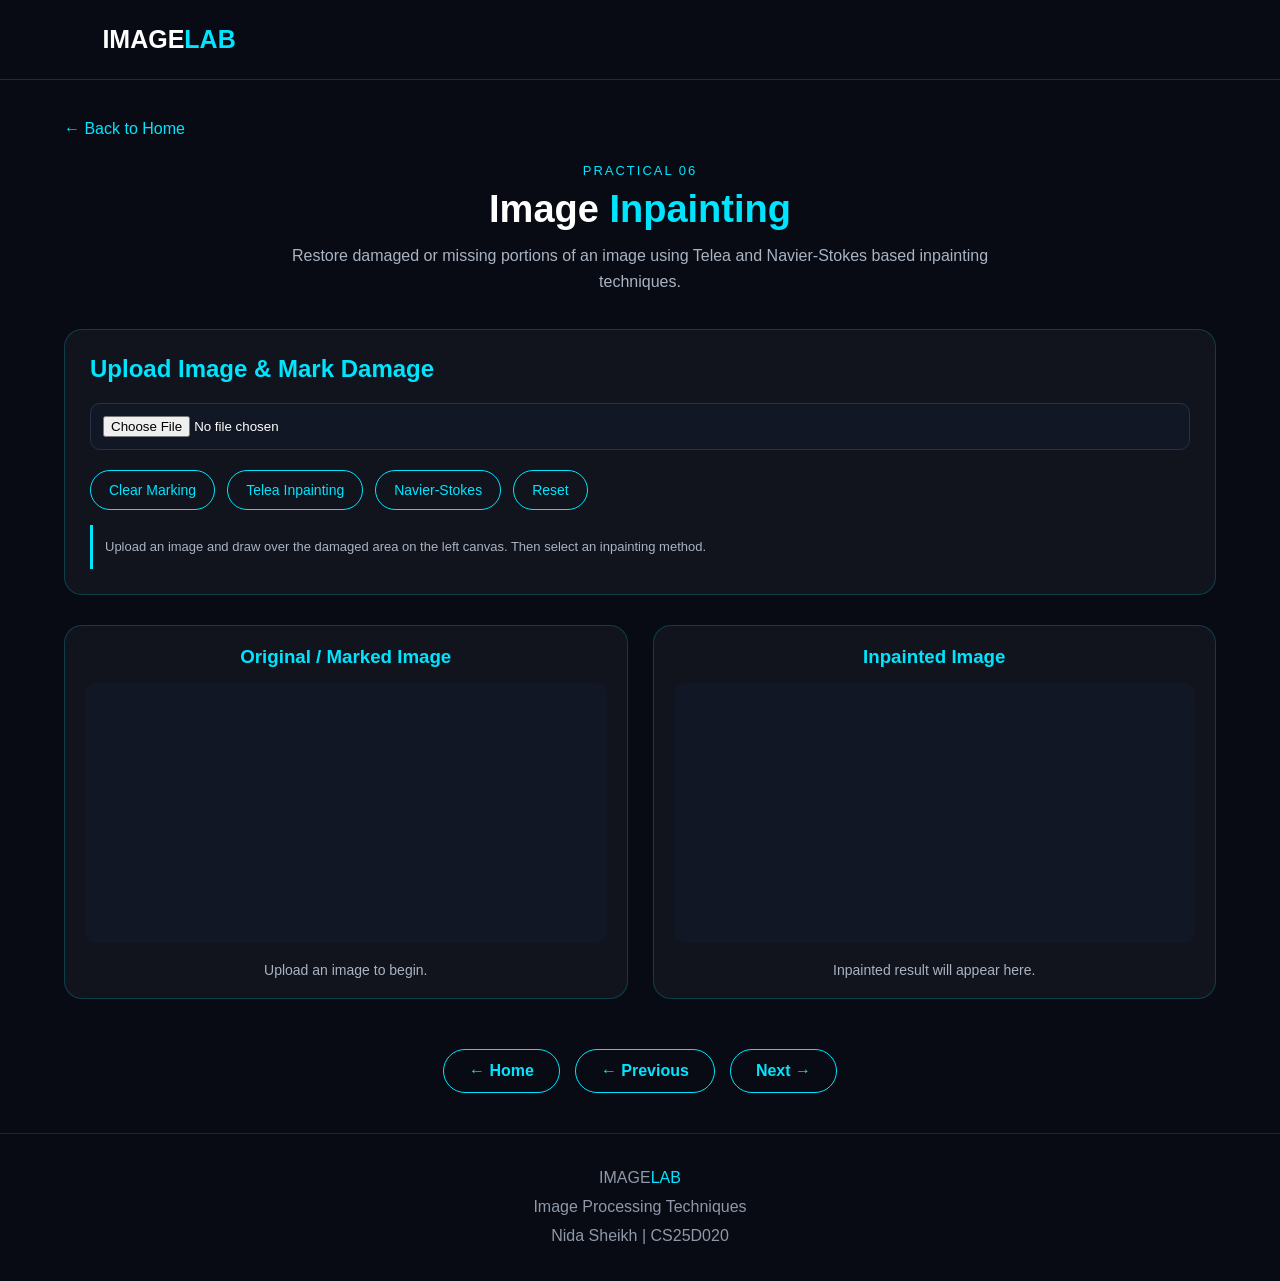
<file: practicals/prac6.html>
<!DOCTYPE html>
<html lang="en">
<head>
<meta charset="UTF-8">
<meta name="viewport" content="width=device-width, initial-scale=1.0">
<title>Practical 06 | IMAGE LAB</title>

<style>
* {
    box-sizing: border-box;
    margin: 0;
    padding: 0;
}

body {
    font-family: Arial, sans-serif;
    background: #080b14;
    color: white;
    min-height: 100vh;
}

header {
    padding: 25px 8%;
    border-bottom: 1px solid rgba(0,229,255,0.2);
}

.logo {
    font-size: 25px;
    font-weight: bold;
}

.logo span,
.title h1 span {
    color: #00e5ff;
}

.container {
    width: 90%;
    max-width: 1200px;
    margin: 40px auto;
}

.back {
    color: #00e5ff;
    text-decoration: none;
    display: inline-block;
    margin-bottom: 25px;
}

.title {
    text-align: center;
    margin-bottom: 35px;
}

.tag {
    color: #00e5ff;
    letter-spacing: 2px;
    font-size: 13px;
    margin-bottom: 10px;
}

.title h1 {
    font-size: 38px;
    margin-bottom: 12px;
}

.aim {
    color: #aab3c2;
    max-width: 750px;
    margin: auto;
    line-height: 1.6;
}

.panel {
    background: rgba(255,255,255,0.04);
    border: 1px solid rgba(0,229,255,0.2);
    border-radius: 18px;
    padding: 25px;
    margin-bottom: 30px;
}

.panel h2 {
    color: #00e5ff;
    margin-bottom: 20px;
}

input[type="file"] {
    width: 100%;
    padding: 12px;
    background: #111725;
    color: white;
    border-radius: 10px;
    border: 1px solid #263247;
    margin-bottom: 20px;
}

.buttons {
    display: flex;
    flex-wrap: wrap;
    gap: 12px;
}

button {
    padding: 11px 18px;
    border: 1px solid #00e5ff;
    background: transparent;
    color: #00e5ff;
    border-radius: 25px;
    cursor: pointer;
    font-size: 14px;
    transition: 0.3s;
}

button:hover {
    background: #00e5ff;
    color: #080b14;
    transform: translateY(-2px);
}

.workspace {
    display: grid;
    grid-template-columns: 1fr 1fr;
    gap: 25px;
}

.image-box {
    background: rgba(255,255,255,0.04);
    border: 1px solid rgba(0,229,255,0.2);
    border-radius: 18px;
    padding: 20px;
    text-align: center;
}

.image-box h3 {
    color: #00e5ff;
    margin-bottom: 15px;
}

canvas {
    width: 100%;
    max-height: 450px;
    object-fit: contain;
    background: #111725;
    border-radius: 10px;
    cursor: crosshair;
}

.info {
    margin-top: 15px;
    color: #aab3c2;
    font-size: 14px;
}

.note {
    margin-top: 15px;
    padding: 12px;
    border-left: 3px solid #00e5ff;
    color: #aab3c2;
    line-height: 1.5;
    font-size: 13px;
}

.practical-navigation {
    display: flex;
    justify-content: center;
    gap: 15px;
    margin: 50px auto 30px;
    flex-wrap: wrap;
}

.nav-btn {
    padding: 12px 25px;
    border: 1px solid #00e5ff;
    border-radius: 30px;
    color: #00e5ff;
    text-decoration: none;
    font-weight: 600;
    transition: 0.3s;
}

.nav-btn:hover {
    background: #00e5ff;
    color: #080b14;
    transform: translateY(-3px);
}

footer {
    text-align: center;
    padding: 30px;
    margin-top: 40px;
    border-top: 1px solid rgba(0,229,255,0.15);
    color: #8e98a8;
    line-height: 1.8;
}

footer span {
    color: #00e5ff;
}

@media (max-width:750px) {
    .workspace {
        grid-template-columns: 1fr;
    }

    .title h1 {
        font-size: 28px;
    }

    .buttons {
        flex-direction: column;
    }

    button {
        width: 100%;
    }
}
</style>
</head>

<body>

<header>
    <div class="logo">
        IMAGE<span>LAB</span>
    </div>
</header>

<main class="container">

<a href="../index.html" class="back">
    ← Back to Home
</a>

<div class="title">

    <p class="tag">PRACTICAL 06</p>

    <h1>
        Image <span>Inpainting</span>
    </h1>

    <p class="aim">
        Restore damaged or missing portions of an image using
        Telea and Navier-Stokes based inpainting techniques.
    </p>

</div>

<div class="panel">

    <h2>Upload Image & Mark Damage</h2>

    <input
        type="file"
        id="upload"
        accept="image/*"
    >

    <div class="buttons">

        <button onclick="clearMarking()">
            Clear Marking
        </button>

        <button onclick="applyTelea()">
            Telea Inpainting
        </button>

        <button onclick="applyNS()">
            Navier-Stokes
        </button>

        <button onclick="resetImage()">
            Reset
        </button>

    </div>

    <div class="note">
        Upload an image and draw over the damaged area on the
        left canvas. Then select an inpainting method.
    </div>

</div>

<div class="workspace">

    <div class="image-box">

        <h3>Original / Marked Image</h3>

        <canvas id="originalCanvas"></canvas>

        <div class="info" id="originalInfo">
            Upload an image to begin.
        </div>

    </div>

    <div class="image-box">

        <h3>Inpainted Image</h3>

        <canvas id="processedCanvas"></canvas>

        <div class="info" id="processedInfo">
            Inpainted result will appear here.
        </div>

    </div>

</div>

<div class="practical-navigation">

    <a href="../index.html" class="nav-btn">
        ← Home
    </a>

    <a href="prac5.html" class="nav-btn">
        ← Previous
    </a>

    <a href="prac7.html" class="nav-btn">
        Next →
    </a>

</div>

</main>

<footer>

<p>IMAGE<span>LAB</span></p>

<p>Image Processing Techniques</p>

<p>Nida Sheikh | CS25D020</p>

</footer>

<script>

const upload =
document.getElementById("upload");

const originalCanvas =
document.getElementById("originalCanvas");

const processedCanvas =
document.getElementById("processedCanvas");

const originalCtx =
originalCanvas.getContext("2d");

const processedCtx =
processedCanvas.getContext("2d");

let image = null;
let isDrawing = false;
let mask = null;


// ================= UPLOAD =================

upload.addEventListener("change", function() {

    const file = this.files[0];

    if (!file) return;

    image = new Image();

    image.onload = function() {

        originalCanvas.width = image.width;
        originalCanvas.height = image.height;

        processedCanvas.width = image.width;
        processedCanvas.height = image.height;

        originalCtx.drawImage(image, 0, 0);
        processedCtx.drawImage(image, 0, 0);

        createMask();

        document.getElementById("originalInfo").innerText =
        `Size: ${image.width} × ${image.height}`;

        document.getElementById("processedInfo").innerText =
        "Draw over the damaged area.";

    };

    image.src = URL.createObjectURL(file);

});


// ================= MASK =================

function createMask() {

    mask = document.createElement("canvas");

    mask.width = originalCanvas.width;
    mask.height = originalCanvas.height;

    const ctx = mask.getContext("2d");

    ctx.fillStyle = "black";

    ctx.fillRect(
        0,
        0,
        mask.width,
        mask.height
    );
}


// ================= MOUSE DRAW =================

originalCanvas.addEventListener(
    "mousedown",
    function(e) {

        if (!image) return;

        isDrawing = true;

        drawMask(e);

    }
);

originalCanvas.addEventListener(
    "mousemove",
    function(e) {

        if (!isDrawing) return;

        drawMask(e);

    }
);

window.addEventListener(
    "mouseup",
    function() {

        isDrawing = false;

    }
);


// ================= DRAW MASK =================

function drawMask(e) {

    const rect =
    originalCanvas.getBoundingClientRect();

    const scaleX =
    originalCanvas.width / rect.width;

    const scaleY =
    originalCanvas.height / rect.height;

    const x =
    (e.clientX - rect.left) * scaleX;

    const y =
    (e.clientY - rect.top) * scaleY;

    const radius = 15;

    // Draw mask
    const maskCtx =
    mask.getContext("2d");

    maskCtx.fillStyle = "white";

    maskCtx.beginPath();

    maskCtx.arc(
        x,
        y,
        radius,
        0,
        Math.PI * 2
    );

    maskCtx.fill();

    // Show red marking
    originalCtx.fillStyle =
    "rgba(255,0,0,0.45)";

    originalCtx.beginPath();

    originalCtx.arc(
        x,
        y,
        radius,
        0,
        Math.PI * 2
    );

    originalCtx.fill();

}


// ================= CLEAR MARKING =================

function clearMarking() {

    if (!image) {

        alert("Please upload an image first.");

        return;
    }

    createMask();

    originalCtx.drawImage(
        image,
        0,
        0
    );

    processedCtx.drawImage(
        image,
        0,
        0
    );

    document.getElementById(
        "processedInfo"
    ).innerText =
    "Marking cleared.";
}


// ================= INPAINT DEMO =================

function inpaint(method) {

    if (!image) {

        alert("Please upload an image first.");

        return;
    }

    if (!mask) {

        alert("Please mark the damaged area.");

        return;
    }

    const src =
    originalCtx.getImageData(
        0,
        0,
        originalCanvas.width,
        originalCanvas.height
    );

    const result =
    new ImageData(
        new Uint8ClampedArray(src.data),
        src.width,
        src.height
    );

    const maskCtx =
    mask.getContext("2d");

    const maskData =
    maskCtx.getImageData(
        0,
        0,
        mask.width,
        mask.height
    );

    const w = src.width;
    const h = src.height;

    // Simple browser approximation
    // of inpainting using nearby pixels.

    for (let y = 1; y < h - 1; y++) {

        for (let x = 1; x < w - 1; x++) {

            const index =
            (y * w + x) * 4;

            if (maskData.data[index] > 0) {

                let r = 0;
                let g = 0;
                let b = 0;
                let count = 0;

                const radius =
                method === "telea" ? 2 : 3;

                for (
                    let dy = -radius;
                    dy <= radius;
                    dy++
                ) {

                    for (
                        let dx = -radius;
                        dx <= radius;
                        dx++
                    ) {

                        if (
                            dx === 0 &&
                            dy === 0
                        ) {
                            continue;
                        }

                        const nx = x + dx;
                        const ny = y + dy;

                        if (
                            nx >= 0 &&
                            nx < w &&
                            ny >= 0 &&
                            ny < h
                        ) {

                            const nIndex =
                            (ny * w + nx) * 4;

                            if (
                                maskData.data[nIndex] === 0
                            ) {

                                r +=
                                src.data[nIndex];

                                g +=
                                src.data[nIndex + 1];

                                b +=
                                src.data[nIndex + 2];

                                count++;
                            }
                        }
                    }
                }

                if (count > 0) {

                    result.data[index] =
                    r / count;

                    result.data[index + 1] =
                    g / count;

                    result.data[index + 2] =
                    b / count;

                    result.data[index + 3] =
                    255;
                }
            }
        }
    }

    processedCtx.putImageData(
        result,
        0,
        0
    );

    if (method === "telea") {

        document.getElementById(
            "processedInfo"
        ).innerText =
        "Telea inpainting applied.";

    } else {

        document.getElementById(
            "processedInfo"
        ).innerText =
        "Navier-Stokes inpainting applied.";

    }
}


// ================= TELEA =================

function applyTelea() {

    inpaint("telea");

}


// ================= NAVIER-STOKES =================

function applyNS() {

    inpaint("ns");

}


// ================= RESET =================

function resetImage() {

    if (!image) {

        alert("Please upload an image first.");

        return;
    }

    originalCtx.drawImage(
        image,
        0,
        0
    );

    processedCtx.drawImage(
        image,
        0,
        0
    );

    createMask();

    document.getElementById(
        "processedInfo"
    ).innerText =
    "Image reset successfully.";
}

</script>

</body>
</html>
</file>
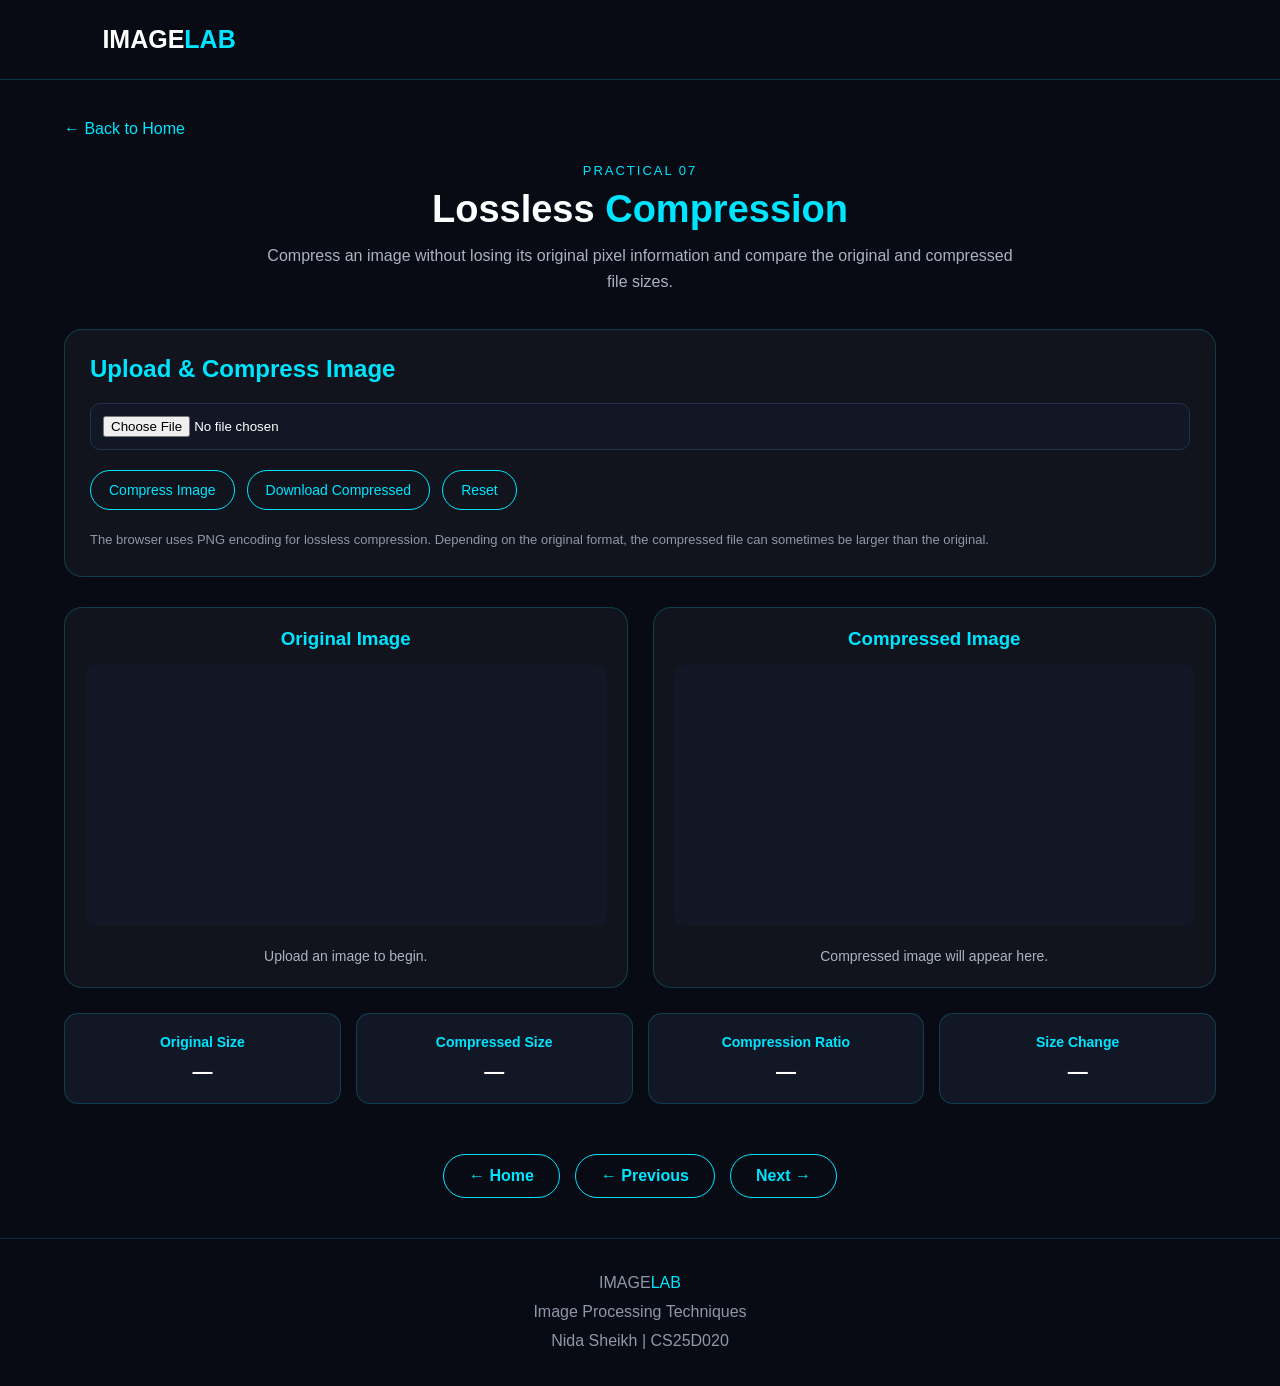
<file: practicals/prac7.html>
<!DOCTYPE html>
<html lang="en">
<head>
<meta charset="UTF-8">
<meta name="viewport" content="width=device-width, initial-scale=1.0">

<title>Practical 07 | IMAGE LAB</title>

<style>
* {
    box-sizing: border-box;
    margin: 0;
    padding: 0;
}

body {
    font-family: Arial, sans-serif;
    background: #080b14;
    color: white;
    min-height: 100vh;
}

header {
    padding: 25px 8%;
    border-bottom: 1px solid rgba(0,229,255,0.2);
}

.logo {
    font-size: 25px;
    font-weight: bold;
}

.logo span,
.title h1 span {
    color: #00e5ff;
}

.container {
    width: 90%;
    max-width: 1200px;
    margin: 40px auto;
}

.back {
    color: #00e5ff;
    text-decoration: none;
    display: inline-block;
    margin-bottom: 25px;
}

.title {
    text-align: center;
    margin-bottom: 35px;
}

.tag {
    color: #00e5ff;
    letter-spacing: 2px;
    font-size: 13px;
    margin-bottom: 10px;
}

.title h1 {
    font-size: 38px;
    margin-bottom: 12px;
}

.aim {
    color: #aab3c2;
    max-width: 750px;
    margin: auto;
    line-height: 1.6;
}

.panel {
    background: rgba(255,255,255,0.04);
    border: 1px solid rgba(0,229,255,0.2);
    border-radius: 18px;
    padding: 25px;
    margin-bottom: 30px;
}

.panel h2 {
    color: #00e5ff;
    margin-bottom: 20px;
}

input[type="file"] {
    width: 100%;
    padding: 12px;
    background: #111725;
    color: white;
    border-radius: 10px;
    border: 1px solid #263247;
    margin-bottom: 20px;
}

.buttons {
    display: flex;
    flex-wrap: wrap;
    gap: 12px;
}

button {
    padding: 11px 18px;
    border: 1px solid #00e5ff;
    background: transparent;
    color: #00e5ff;
    border-radius: 25px;
    cursor: pointer;
    font-size: 14px;
    transition: 0.3s;
}

button:hover {
    background: #00e5ff;
    color: #080b14;
    transform: translateY(-2px);
}

.result-grid {
    display: grid;
    grid-template-columns: 1fr 1fr;
    gap: 25px;
}

.image-box {
    background: rgba(255,255,255,0.04);
    border: 1px solid rgba(0,229,255,0.2);
    border-radius: 18px;
    padding: 20px;
    text-align: center;
}

.image-box h3 {
    color: #00e5ff;
    margin-bottom: 15px;
}

canvas {
    width: 100%;
    max-height: 450px;
    object-fit: contain;
    background: #111725;
    border-radius: 10px;
}

.info {
    margin-top: 15px;
    color: #aab3c2;
    font-size: 14px;
    line-height: 1.6;
}

.stats {
    margin-top: 25px;
    display: grid;
    grid-template-columns: repeat(4, 1fr);
    gap: 15px;
}

.stat {
    background: #111725;
    border: 1px solid rgba(0,229,255,0.2);
    border-radius: 14px;
    padding: 20px;
    text-align: center;
}

.stat h3 {
    color: #00e5ff;
    font-size: 14px;
    margin-bottom: 10px;
}

.stat p {
    font-size: 20px;
    font-weight: bold;
}

.note {
    margin-top: 20px;
    color: #8e98a8;
    font-size: 13px;
    line-height: 1.6;
}

.practical-navigation {
    display: flex;
    justify-content: center;
    gap: 15px;
    margin: 50px auto 30px;
    flex-wrap: wrap;
}

.nav-btn {
    padding: 12px 25px;
    border: 1px solid #00e5ff;
    border-radius: 30px;
    color: #00e5ff;
    text-decoration: none;
    font-weight: 600;
    transition: 0.3s;
}

.nav-btn:hover {
    background: #00e5ff;
    color: #080b14;
    transform: translateY(-3px);
}

footer {
    text-align: center;
    padding: 30px;
    margin-top: 40px;
    border-top: 1px solid rgba(0,229,255,0.15);
    color: #8e98a8;
    line-height: 1.8;
}

footer span {
    color: #00e5ff;
}

@media (max-width: 800px) {

    .result-grid {
        grid-template-columns: 1fr;
    }

    .stats {
        grid-template-columns: 1fr 1fr;
    }

    .title h1 {
        font-size: 28px;
    }

    .buttons {
        flex-direction: column;
    }

    button {
        width: 100%;
    }
}

@media (max-width: 500px) {

    .stats {
        grid-template-columns: 1fr;
    }
}
</style>
</head>

<body>

<header>
    <div class="logo">
        IMAGE<span>LAB</span>
    </div>
</header>

<main class="container">

<a href="../index.html" class="back">
    ← Back to Home
</a>

<div class="title">

    <p class="tag">PRACTICAL 07</p>

    <h1>
        Lossless <span>Compression</span>
    </h1>

    <p class="aim">
        Compress an image without losing its original pixel information
        and compare the original and compressed file sizes.
    </p>

</div>


<div class="panel">

    <h2>Upload & Compress Image</h2>

    <input
        type="file"
        id="upload"
        accept="image/*"
    >

    <div class="buttons">

        <button onclick="compressImage()">
            Compress Image
        </button>

        <button onclick="downloadCompressed()">
            Download Compressed
        </button>

        <button onclick="resetImage()">
            Reset
        </button>

    </div>

    <p class="note">
        The browser uses PNG encoding for lossless compression.
        Depending on the original format, the compressed file can
        sometimes be larger than the original.
    </p>

</div>


<div class="result-grid">

    <div class="image-box">

        <h3>Original Image</h3>

        <canvas id="originalCanvas"></canvas>

        <div class="info" id="originalInfo">
            Upload an image to begin.
        </div>

    </div>


    <div class="image-box">

        <h3>Compressed Image</h3>

        <canvas id="compressedCanvas"></canvas>

        <div class="info" id="compressedInfo">
            Compressed image will appear here.
        </div>

    </div>

</div>


<div class="stats">

    <div class="stat">

        <h3>Original Size</h3>

        <p id="originalSize">
            —
        </p>

    </div>


    <div class="stat">

        <h3>Compressed Size</h3>

        <p id="compressedSize">
            —
        </p>

    </div>


    <div class="stat">

        <h3>Compression Ratio</h3>

        <p id="ratio">
            —
        </p>

    </div>


    <div class="stat">

        <h3>Size Change</h3>

        <p id="reduction">
            —
        </p>

    </div>

</div>


<div class="practical-navigation">

    <a href="../index.html" class="nav-btn">
        ← Home
    </a>

    <a href="prac6.html" class="nav-btn">
        ← Previous
    </a>

    <a href="prac8.html" class="nav-btn">
        Next →
    </a>

</div>

</main>


<footer>

<p>IMAGE<span>LAB</span></p>

<p>Image Processing Techniques</p>

<p>Nida Sheikh | CS25D020</p>

</footer>


<script>

const upload =
document.getElementById("upload");

const originalCanvas =
document.getElementById("originalCanvas");

const compressedCanvas =
document.getElementById("compressedCanvas");

const originalCtx =
originalCanvas.getContext("2d");

const compressedCtx =
compressedCanvas.getContext("2d");

let image = null;
let originalFile = null;
let compressedBlob = null;


// ================= UPLOAD =================

upload.addEventListener("change", function() {

    const file = this.files[0];

    if (!file) return;

    originalFile = file;

    image = new Image();

    image.onload = function() {

        originalCanvas.width =
        image.width;

        originalCanvas.height =
        image.height;

        compressedCanvas.width =
        image.width;

        compressedCanvas.height =
        image.height;

        originalCtx.drawImage(
            image,
            0,
            0
        );

        compressedCtx.clearRect(
            0,
            0,
            compressedCanvas.width,
            compressedCanvas.height
        );

        document.getElementById(
            "originalInfo"
        ).innerText =
        `Format: ${file.type || "Unknown"} | ` +
        `Dimensions: ${image.width} × ${image.height}`;

        document.getElementById(
            "compressedInfo"
        ).innerText =
        "Click Compress Image to create the lossless PNG.";

        document.getElementById(
            "originalSize"
        ).innerText =
        formatBytes(file.size);

        document.getElementById(
            "compressedSize"
        ).innerText =
        "—";

        document.getElementById(
            "ratio"
        ).innerText =
        "—";

        document.getElementById(
            "reduction"
        ).innerText =
        "—";

        compressedBlob = null;

    };

    image.src =
    URL.createObjectURL(file);

});


// ================= COMPRESS =================

function compressImage() {

    if (!image) {

        alert(
            "Please upload an image first."
        );

        return;
    }

    compressedCanvas.width =
    image.width;

    compressedCanvas.height =
    image.height;

    compressedCtx.clearRect(
        0,
        0,
        compressedCanvas.width,
        compressedCanvas.height
    );

    compressedCtx.drawImage(
        image,
        0,
        0
    );


    compressedCanvas.toBlob(
        function(blob) {

            if (!blob) {

                alert(
                    "Compression failed."
                );

                return;
            }

            compressedBlob = blob;

            const originalBytes =
            originalFile.size;

            const compressedBytes =
            blob.size;

            const ratio =
            originalBytes / compressedBytes;

            const change =
            ((originalBytes - compressedBytes)
            / originalBytes) * 100;


            document.getElementById(
                "compressedSize"
            ).innerText =
            formatBytes(compressedBytes);


            document.getElementById(
                "ratio"
            ).innerText =
            ratio.toFixed(2) + " : 1";


            if (change >= 0) {

                document.getElementById(
                    "reduction"
                ).innerText =
                change.toFixed(2) + "% smaller";

            } else {

                document.getElementById(
                    "reduction"
                ).innerText =
                Math.abs(change).toFixed(2) +
                "% larger";
            }


            document.getElementById(
                "compressedInfo"
            ).innerText =
            "Lossless PNG compression completed.";

        },
        "image/png"
    );
}


// ================= DOWNLOAD =================

function downloadCompressed() {

    if (!compressedBlob) {

        alert(
            "Please compress the image first."
        );

        return;
    }

    const url =
    URL.createObjectURL(compressedBlob);

    const link =
    document.createElement("a");

    link.href = url;

    link.download =
    "compressed_image.png";

    document.body.appendChild(link);

    link.click();

    document.body.removeChild(link);

    URL.revokeObjectURL(url);
}


// ================= FORMAT BYTES =================

function formatBytes(bytes) {

    if (bytes === 0)
        return "0 Bytes";

    const units = [
        "Bytes",
        "KB",
        "MB",
        "GB"
    ];

    const i =
    Math.floor(
        Math.log(bytes) /
        Math.log(1024)
    );

    return (
        parseFloat(
            (bytes /
            Math.pow(1024, i))
            .toFixed(2)
        )
        + " " +
        units[i]
    );
}


// ================= RESET =================

function resetImage() {

    if (!image) {

        alert(
            "Please upload an image first."
        );

        return;
    }

    originalCtx.drawImage(
        image,
        0,
        0
    );

    compressedCtx.clearRect(
        0,
        0,
        compressedCanvas.width,
        compressedCanvas.height
    );

    document.getElementById(
        "originalSize"
    ).innerText =
    formatBytes(originalFile.size);

    document.getElementById(
        "compressedSize"
    ).innerText =
    "—";

    document.getElementById(
        "ratio"
    ).innerText =
    "—";

    document.getElementById(
        "reduction"
    ).innerText =
    "—";

    document.getElementById(
        "compressedInfo"
    ).innerText =
    "Compressed image will appear here.";

    compressedBlob = null;
}

</script>

</body>
</html>
</file>
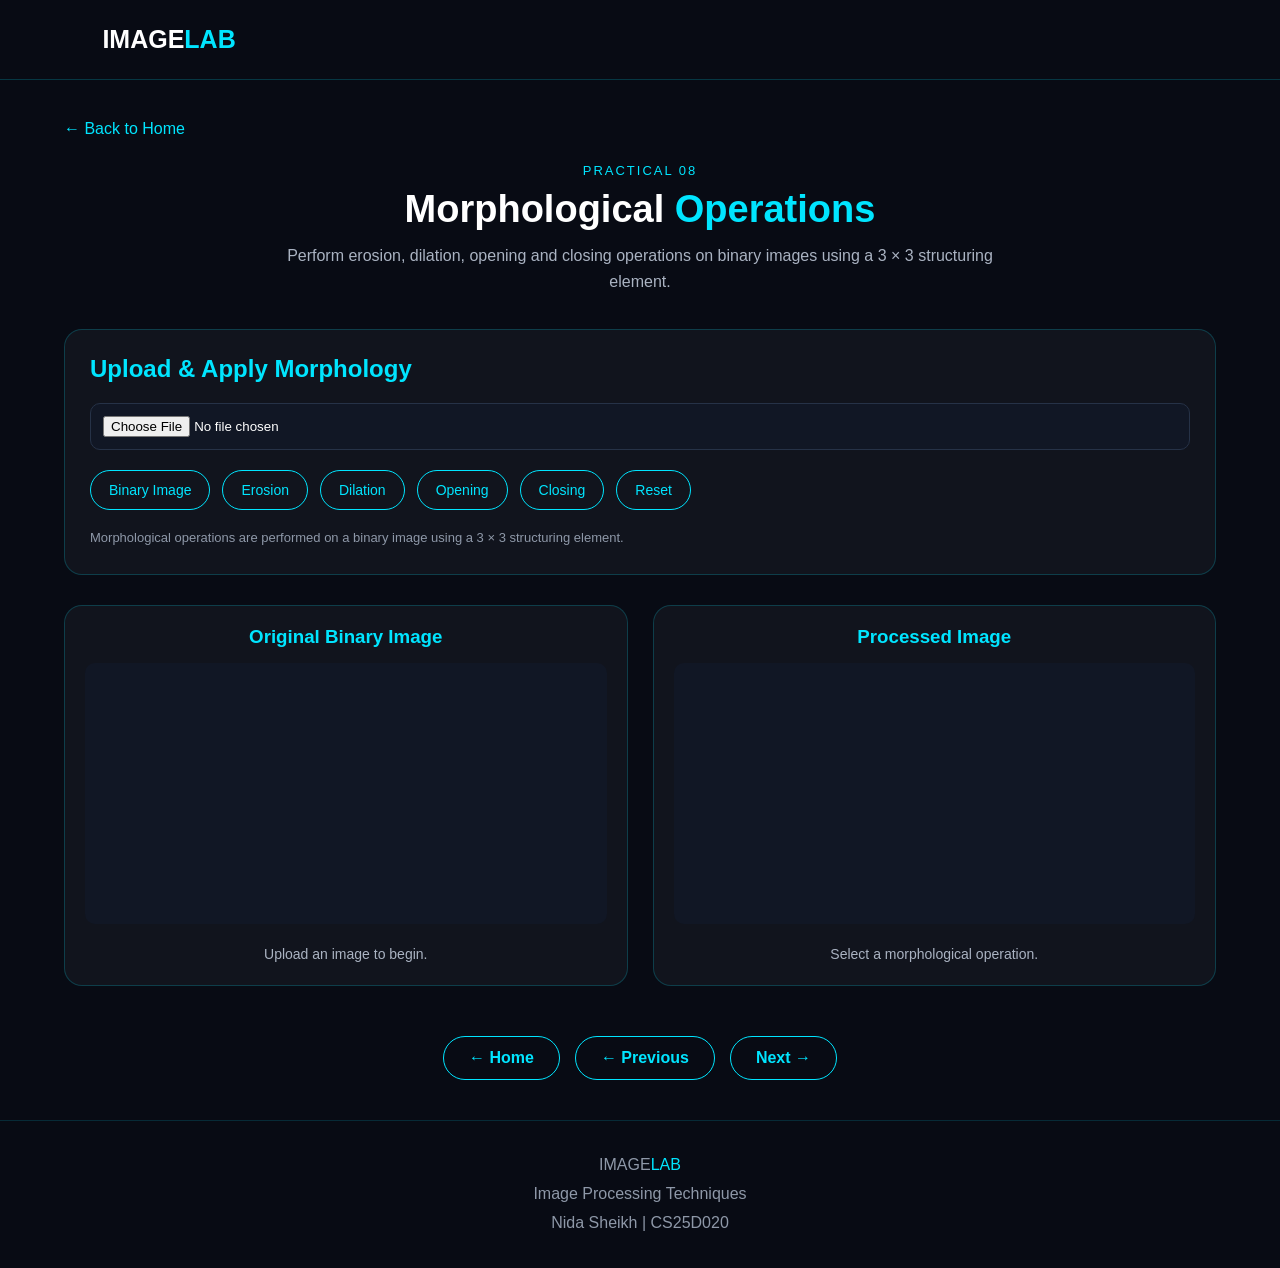
<file: practicals/prac8.html>
<!DOCTYPE html>
<html lang="en">
<head>
<meta charset="UTF-8">
<meta name="viewport" content="width=device-width, initial-scale=1.0">

<title>Practical 08 | IMAGE LAB</title>

<style>
* {
    box-sizing: border-box;
    margin: 0;
    padding: 0;
}

body {
    font-family: Arial, sans-serif;
    background: #080b14;
    color: white;
    min-height: 100vh;
}

header {
    padding: 25px 8%;
    border-bottom: 1px solid rgba(0,229,255,0.2);
}

.logo {
    font-size: 25px;
    font-weight: bold;
}

.logo span,
.title h1 span {
    color: #00e5ff;
}

.container {
    width: 90%;
    max-width: 1200px;
    margin: 40px auto;
}

.back {
    color: #00e5ff;
    text-decoration: none;
    display: inline-block;
    margin-bottom: 25px;
}

.title {
    text-align: center;
    margin-bottom: 35px;
}

.tag {
    color: #00e5ff;
    letter-spacing: 2px;
    font-size: 13px;
    margin-bottom: 10px;
}

.title h1 {
    font-size: 38px;
    margin-bottom: 12px;
}

.aim {
    color: #aab3c2;
    max-width: 750px;
    margin: auto;
    line-height: 1.6;
}

.panel {
    background: rgba(255,255,255,0.04);
    border: 1px solid rgba(0,229,255,0.2);
    border-radius: 18px;
    padding: 25px;
    margin-bottom: 30px;
}

.panel h2 {
    color: #00e5ff;
    margin-bottom: 20px;
}

input[type="file"] {
    width: 100%;
    padding: 12px;
    background: #111725;
    color: white;
    border-radius: 10px;
    border: 1px solid #263247;
    margin-bottom: 20px;
}

.buttons {
    display: flex;
    flex-wrap: wrap;
    gap: 12px;
}

button {
    padding: 11px 18px;
    border: 1px solid #00e5ff;
    background: transparent;
    color: #00e5ff;
    border-radius: 25px;
    cursor: pointer;
    font-size: 14px;
    transition: 0.3s;
}

button:hover {
    background: #00e5ff;
    color: #080b14;
    transform: translateY(-2px);
}

.image-grid {
    display: grid;
    grid-template-columns: 1fr 1fr;
    gap: 25px;
}

.image-box {
    background: rgba(255,255,255,0.04);
    border: 1px solid rgba(0,229,255,0.2);
    border-radius: 18px;
    padding: 20px;
    text-align: center;
}

.image-box h3 {
    color: #00e5ff;
    margin-bottom: 15px;
}

canvas {
    width: 100%;
    max-height: 450px;
    object-fit: contain;
    background: #111725;
    border-radius: 10px;
}

.info {
    margin-top: 15px;
    color: #aab3c2;
    font-size: 14px;
    line-height: 1.6;
}

.note {
    margin-top: 18px;
    color: #8e98a8;
    font-size: 13px;
    line-height: 1.6;
}

.practical-navigation {
    display: flex;
    justify-content: center;
    gap: 15px;
    margin: 50px auto 30px;
    flex-wrap: wrap;
}

.nav-btn {
    padding: 12px 25px;
    border: 1px solid #00e5ff;
    border-radius: 30px;
    color: #00e5ff;
    text-decoration: none;
    font-weight: 600;
    transition: 0.3s;
}

.nav-btn:hover {
    background: #00e5ff;
    color: #080b14;
    transform: translateY(-3px);
}

footer {
    text-align: center;
    padding: 30px;
    margin-top: 40px;
    border-top: 1px solid rgba(0,229,255,0.15);
    color: #8e98a8;
    line-height: 1.8;
}

footer span {
    color: #00e5ff;
}

@media (max-width:750px) {

    .image-grid {
        grid-template-columns: 1fr;
    }

    .title h1 {
        font-size: 28px;
    }

    .buttons {
        flex-direction: column;
    }

    button {
        width: 100%;
    }
}
</style>
</head>

<body>

<header>
    <div class="logo">
        IMAGE<span>LAB</span>
    </div>
</header>

<main class="container">

<a href="../index.html" class="back">
    ← Back to Home
</a>

<div class="title">

    <p class="tag">PRACTICAL 08</p>

    <h1>
        Morphological <span>Operations</span>
    </h1>

    <p class="aim">
        Perform erosion, dilation, opening and closing operations
        on binary images using a 3 × 3 structuring element.
    </p>

</div>


<div class="panel">

    <h2>Upload & Apply Morphology</h2>

    <input
        type="file"
        id="upload"
        accept="image/*"
    >

    <div class="buttons">

        <button onclick="convertBinary()">
            Binary Image
        </button>

        <button onclick="applyErosion()">
            Erosion
        </button>

        <button onclick="applyDilation()">
            Dilation
        </button>

        <button onclick="applyOpening()">
            Opening
        </button>

        <button onclick="applyClosing()">
            Closing
        </button>

        <button onclick="resetImage()">
            Reset
        </button>

    </div>

    <p class="note">
        Morphological operations are performed on a binary image
        using a 3 × 3 structuring element.
    </p>

</div>


<div class="image-grid">

    <div class="image-box">

        <h3>Original Binary Image</h3>

        <canvas id="originalCanvas"></canvas>

        <div class="info" id="originalInfo">
            Upload an image to begin.
        </div>

    </div>


    <div class="image-box">

        <h3>Processed Image</h3>

        <canvas id="processedCanvas"></canvas>

        <div class="info" id="processedInfo">
            Select a morphological operation.
        </div>

    </div>

</div>


<div class="practical-navigation">

    <a href="../index.html" class="nav-btn">
        ← Home
    </a>

    <a href="prac7.html" class="nav-btn">
        ← Previous
    </a>

    <a href="prac9.html" class="nav-btn">
        Next →
    </a>

</div>

</main>


<footer>

<p>IMAGE<span>LAB</span></p>

<p>Image Processing Techniques</p>

<p>Nida Sheikh | CS25D020</p>

</footer>


<script>

const upload =
document.getElementById("upload");

const originalCanvas =
document.getElementById("originalCanvas");

const processedCanvas =
document.getElementById("processedCanvas");

const originalCtx =
originalCanvas.getContext("2d");

const processedCtx =
processedCanvas.getContext("2d");

let image = null;


// ================= UPLOAD =================

upload.addEventListener("change", function() {

    const file = this.files[0];

    if (!file) return;

    image = new Image();

    image.onload = function() {

        originalCanvas.width = image.width;
        originalCanvas.height = image.height;

        processedCanvas.width = image.width;
        processedCanvas.height = image.height;

        originalCtx.drawImage(
            image,
            0,
            0
        );

        convertBinary();

        document.getElementById(
            "originalInfo"
        ).innerText =
        `Size: ${image.width} × ${image.height}`;

    };

    image.src =
    URL.createObjectURL(file);

});


// ================= CHECK =================

function checkImage() {

    if (!image) {

        alert(
            "Please upload an image first."
        );

        return false;
    }

    return true;
}


// ================= BINARY =================

function getBinaryImage() {

    const data =
    originalCtx.getImageData(
        0,
        0,
        originalCanvas.width,
        originalCanvas.height
    );

    for (
        let i = 0;
        i < data.data.length;
        i += 4
    ) {

        const gray =
        0.299 * data.data[i] +
        0.587 * data.data[i + 1] +
        0.114 * data.data[i + 2];

        const value =
        gray >= 128 ? 255 : 0;

        data.data[i] = value;
        data.data[i + 1] = value;
        data.data[i + 2] = value;
        data.data[i + 3] = 255;
    }

    return data;
}


function convertBinary() {

    if (!checkImage()) return;

    const binary =
    getBinaryImage();

    originalCtx.putImageData(
        binary,
        0,
        0
    );

    processedCtx.putImageData(
        binary,
        0,
        0
    );

    document.getElementById(
        "processedInfo"
    ).innerText =
    "Binary image created using threshold 128.";
}


// ================= MORPHOLOGY =================

function morphology(type) {

    if (!checkImage()) return;

    const src =
    getBinaryImage();

    const w =
    originalCanvas.width;

    const h =
    originalCanvas.height;

    const output =
    processedCtx.createImageData(
        w,
        h
    );

    for (
        let y = 0;
        y < h;
        y++
    ) {

        for (
            let x = 0;
            x < w;
            x++
        ) {

            let values = [];

            for (
                let dy = -1;
                dy <= 1;
                dy++
            ) {

                for (
                    let dx = -1;
                    dx <= 1;
                    dx++
                ) {

                    const nx =
                    Math.max(
                        0,
                        Math.min(
                            w - 1,
                            x + dx
                        )
                    );

                    const ny =
                    Math.max(
                        0,
                        Math.min(
                            h - 1,
                            y + dy
                        )
                    );

                    const index =
                    (ny * w + nx) * 4;

                    values.push(
                        src.data[index]
                    );
                }
            }

            let value;

            if (type === "erosion") {

                value =
                Math.min(...values);

            } else {

                value =
                Math.max(...values);

            }

            const index =
            (y * w + x) * 4;

            output.data[index] =
            value;

            output.data[index + 1] =
            value;

            output.data[index + 2] =
            value;

            output.data[index + 3] =
            255;
        }
    }

    processedCtx.putImageData(
        output,
        0,
        0
    );

    return output;
}


// ================= EROSION =================

function applyErosion() {

    const result =
    morphology("erosion");

    if (!result) return;

    document.getElementById(
        "processedInfo"
    ).innerText =
    "Erosion applied using a 3 × 3 structuring element.";
}


// ================= DILATION =================

function applyDilation() {

    const result =
    morphology("dilation");

    if (!result) return;

    document.getElementById(
        "processedInfo"
    ).innerText =
    "Dilation applied using a 3 × 3 structuring element.";
}


// ================= OPENING =================

function applyOpening() {

    if (!checkImage()) return;

    const eroded =
    morphology("erosion");

    if (!eroded) return;

    const w =
    originalCanvas.width;

    const h =
    originalCanvas.height;

    const output =
    processedCtx.createImageData(
        w,
        h
    );

    for (
        let y = 0;
        y < h;
        y++
    ) {

        for (
            let x = 0;
            x < w;
            x++
        ) {

            let maxValue = 0;

            for (
                let dy = -1;
                dy <= 1;
                dy++
            ) {

                for (
                    let dx = -1;
                    dx <= 1;
                    dx++
                ) {

                    const nx =
                    Math.max(
                        0,
                        Math.min(
                            w - 1,
                            x + dx
                        )
                    );

                    const ny =
                    Math.max(
                        0,
                        Math.min(
                            h - 1,
                            y + dy
                        )
                    );

                    const index =
                    (ny * w + nx) * 4;

                    maxValue =
                    Math.max(
                        maxValue,
                        eroded.data[index]
                    );
                }
            }

            const index =
            (y * w + x) * 4;

            output.data[index] =
            maxValue;

            output.data[index + 1] =
            maxValue;

            output.data[index + 2] =
            maxValue;

            output.data[index + 3] =
            255;
        }
    }

    processedCtx.putImageData(
        output,
        0,
        0
    );

    document.getElementById(
        "processedInfo"
    ).innerText =
    "Opening applied: erosion followed by dilation.";
}


// ================= CLOSING =================

function applyClosing() {

    if (!checkImage()) return;

    const src =
    getBinaryImage();

    const w =
    originalCanvas.width;

    const h =
    originalCanvas.height;

    const dilated =
    createMorphResult(
        src,
        w,
        h,
        "dilation"
    );

    const output =
    createMorphResult(
        dilated,
        w,
        h,
        "erosion"
    );

    processedCtx.putImageData(
        output,
        0,
        0
    );

    document.getElementById(
        "processedInfo"
    ).innerText =
    "Closing applied: dilation followed by erosion.";
}


// ================= MORPH RESULT =================

function createMorphResult(
    src,
    w,
    h,
    type
) {

    const output =
    processedCtx.createImageData(
        w,
        h
    );

    for (
        let y = 0;
        y < h;
        y++
    ) {

        for (
            let x = 0;
            x < w;
            x++
        ) {

            let value;

            if (type === "dilation") {

                value = 0;

            } else {

                value = 255;

            }

            for (
                let dy = -1;
                dy <= 1;
                dy++
            ) {

                for (
                    let dx = -1;
                    dx <= 1;
                    dx++
                ) {

                    const nx =
                    Math.max(
                        0,
                        Math.min(
                            w - 1,
                            x + dx
                        )
                    );

                    const ny =
                    Math.max(
                        0,
                        Math.min(
                            h - 1,
                            y + dy
                        )
                    );

                    const index =
                    (ny * w + nx) * 4;

                    if (type === "dilation") {

                        value =
                        Math.max(
                            value,
                            src.data[index]
                        );

                    } else {

                        value =
                        Math.min(
                            value,
                            src.data[index]
                        );
                    }
                }
            }

            const index =
            (y * w + x) * 4;

            output.data[index] =
            value;

            output.data[index + 1] =
            value;

            output.data[index + 2] =
            value;

            output.data[index + 3] =
            255;
        }
    }

    return output;
}


// ================= RESET =================

function resetImage() {

    if (!checkImage()) return;

    originalCtx.drawImage(
        image,
        0,
        0
    );

    processedCtx.drawImage(
        image,
        0,
        0
    );

    document.getElementById(
        "originalInfo"
    ).innerText =
    `Size: ${image.width} × ${image.height}`;

    document.getElementById(
        "processedInfo"
    ).innerText =
    "Image reset successfully.";
}

</script>

</body>
</html>
</file>
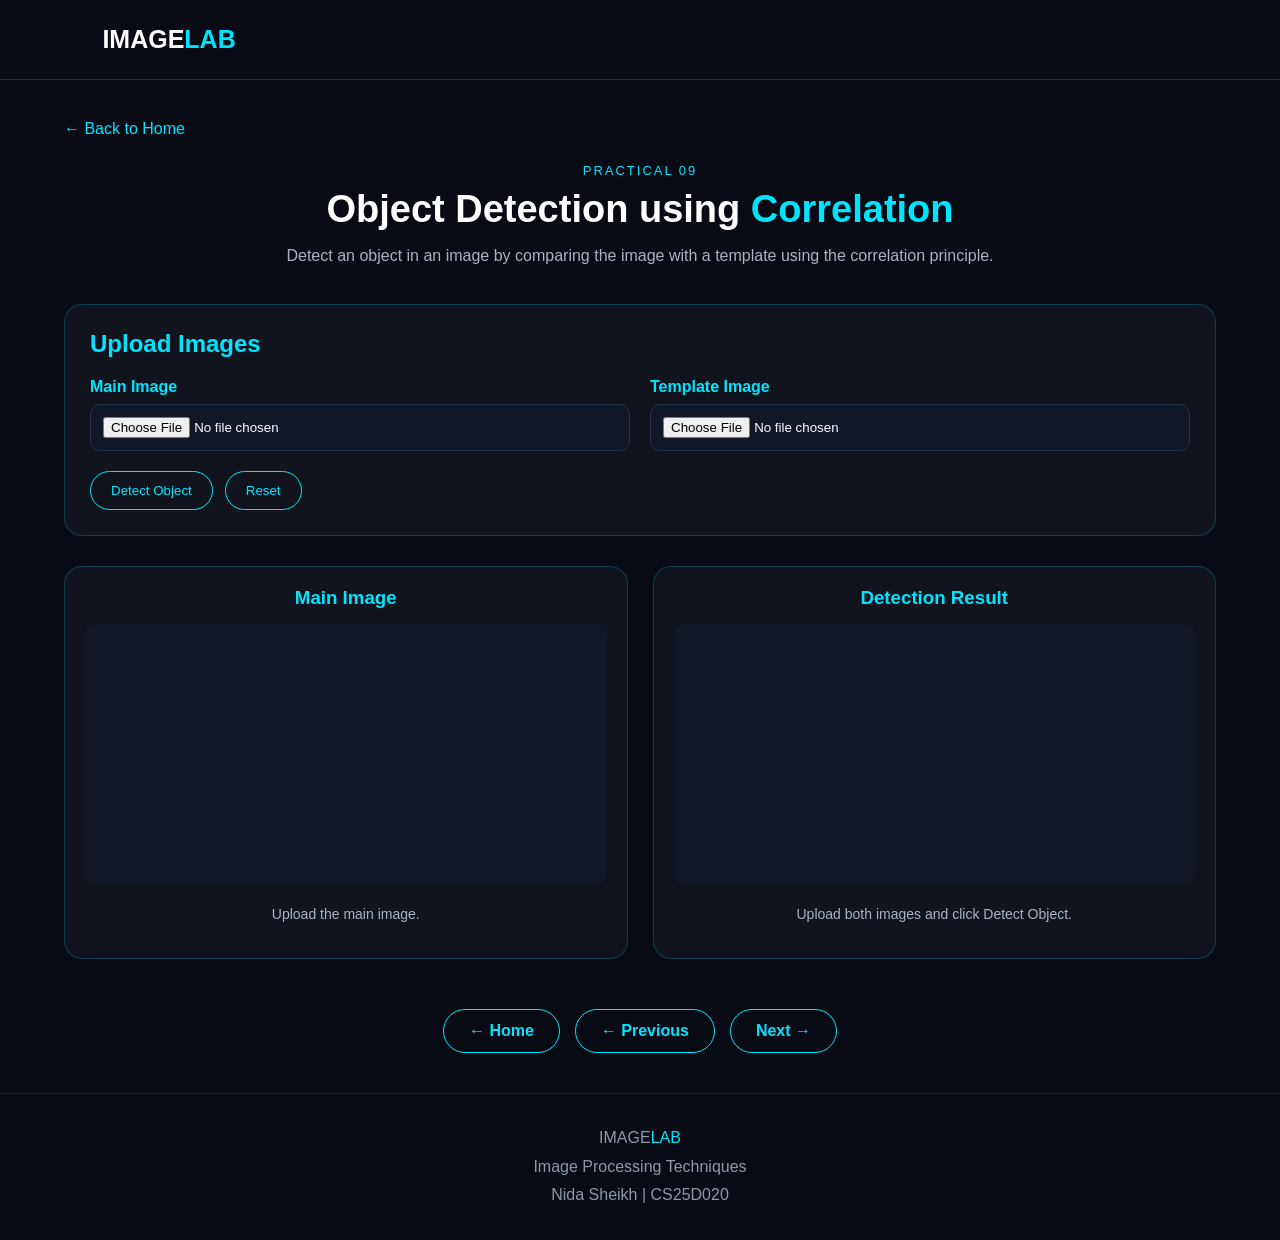
<file: practicals/prac9.html>
<!DOCTYPE html>
<html lang="en">
<head>
<meta charset="UTF-8">
<meta name="viewport" content="width=device-width, initial-scale=1.0">
<title>Practical 09 | IMAGE LAB</title>

<style>
*{box-sizing:border-box;margin:0;padding:0}

body{
    font-family:Arial,sans-serif;
    background:#080b14;
    color:white;
    min-height:100vh;
}

header{
    padding:25px 8%;
    border-bottom:1px solid rgba(0,229,255,.2);
}

.logo{
    font-size:25px;
    font-weight:bold;
}

.logo span,h1 span{
    color:#00e5ff;
}

.container{
    width:90%;
    max-width:1200px;
    margin:40px auto;
}

.back{
    color:#00e5ff;
    text-decoration:none;
    display:inline-block;
    margin-bottom:25px;
}

.title{
    text-align:center;
    margin-bottom:35px;
}

.tag{
    color:#00e5ff;
    letter-spacing:2px;
    font-size:13px;
    margin-bottom:10px;
}

h1{
    font-size:38px;
    margin-bottom:12px;
}

.aim{
    color:#aab3c2;
    max-width:750px;
    margin:auto;
    line-height:1.6;
}

.panel{
    background:rgba(255,255,255,.04);
    border:1px solid rgba(0,229,255,.2);
    border-radius:18px;
    padding:25px;
    margin-bottom:30px;
}

.panel h2{
    color:#00e5ff;
    margin-bottom:20px;
}

.uploads{
    display:grid;
    grid-template-columns:1fr 1fr;
    gap:20px;
}

.upload-box label{
    display:block;
    color:#00e5ff;
    margin-bottom:8px;
    font-weight:bold;
}

input[type=file]{
    width:100%;
    padding:12px;
    background:#111725;
    color:white;
    border-radius:10px;
    border:1px solid #263247;
    margin-bottom:20px;
}

.buttons{
    display:flex;
    flex-wrap:wrap;
    gap:12px;
}

button{
    padding:11px 20px;
    border:1px solid #00e5ff;
    background:transparent;
    color:#00e5ff;
    border-radius:25px;
    cursor:pointer;
    transition:.3s;
}

button:hover{
    background:#00e5ff;
    color:#080b14;
    transform:translateY(-2px);
}

.image-grid{
    display:grid;
    grid-template-columns:1fr 1fr;
    gap:25px;
}

.image-box{
    background:rgba(255,255,255,.04);
    border:1px solid rgba(0,229,255,.2);
    border-radius:18px;
    padding:20px;
    text-align:center;
}

.image-box h3{
    color:#00e5ff;
    margin-bottom:15px;
}

canvas{
    width:100%;
    max-height:450px;
    object-fit:contain;
    background:#111725;
    border-radius:10px;
}

.info{
    margin-top:15px;
    color:#aab3c2;
    font-size:14px;
    line-height:1.6;
}

.score{
    margin-top:12px;
    color:#00e5ff;
    font-weight:bold;
}

.practical-navigation{
    display:flex;
    justify-content:center;
    gap:15px;
    margin:50px auto 30px;
    flex-wrap:wrap;
}

.nav-btn{
    padding:12px 25px;
    border:1px solid #00e5ff;
    border-radius:30px;
    color:#00e5ff;
    text-decoration:none;
    font-weight:600;
    transition:.3s;
}

.nav-btn:hover{
    background:#00e5ff;
    color:#080b14;
}

footer{
    text-align:center;
    padding:30px;
    margin-top:40px;
    border-top:1px solid rgba(0,229,255,.15);
    color:#8e98a8;
    line-height:1.8;
}

footer span{
    color:#00e5ff;
}

@media(max-width:750px){
    .uploads,
    .image-grid{
        grid-template-columns:1fr;
    }

    h1{
        font-size:28px;
    }

    .buttons{
        flex-direction:column;
    }

    button{
        width:100%;
    }
}
</style>
</head>

<body>

<header>
    <div class="logo">
        IMAGE<span>LAB</span>
    </div>
</header>

<main class="container">

<a href="../index.html" class="back">
    ← Back to Home
</a>

<div class="title">

    <p class="tag">PRACTICAL 09</p>

    <h1>
        Object Detection using <span>Correlation</span>
    </h1>

    <p class="aim">
        Detect an object in an image by comparing the image
        with a template using the correlation principle.
    </p>

</div>


<div class="panel">

    <h2>Upload Images</h2>

    <div class="uploads">

        <div class="upload-box">

            <label>Main Image</label>

            <input
                type="file"
                id="mainUpload"
                accept="image/*"
            >

        </div>

        <div class="upload-box">

            <label>Template Image</label>

            <input
                type="file"
                id="templateUpload"
                accept="image/*"
            >

        </div>

    </div>


    <div class="buttons">

        <button onclick="detectObject()">
            Detect Object
        </button>

        <button onclick="resetImage()">
            Reset
        </button>

    </div>

</div>


<div class="image-grid">

    <div class="image-box">

        <h3>Main Image</h3>

        <canvas id="mainCanvas"></canvas>

        <div class="info" id="mainInfo">
            Upload the main image.
        </div>

    </div>


    <div class="image-box">

        <h3>Detection Result</h3>

        <canvas id="resultCanvas"></canvas>

        <div class="info" id="resultInfo">
            Upload both images and click Detect Object.
        </div>

        <div class="score" id="score"></div>

    </div>

</div>


<div class="practical-navigation">

    <a href="../index.html" class="nav-btn">
        ← Home
    </a>

    <a href="prac8.html" class="nav-btn">
        ← Previous
    </a>

    <a href="prac10.html" class="nav-btn">
        Next →
    </a>

</div>

</main>


<footer>

<p>IMAGE<span>LAB</span></p>

<p>Image Processing Techniques</p>

<p>Nida Sheikh | CS25D020</p>

</footer>


<script>

const mainUpload =
document.getElementById("mainUpload");

const templateUpload =
document.getElementById("templateUpload");

const mainCanvas =
document.getElementById("mainCanvas");

const resultCanvas =
document.getElementById("resultCanvas");

const mainCtx =
mainCanvas.getContext("2d");

const resultCtx =
resultCanvas.getContext("2d");

let mainImage = null;
let templateImage = null;


// ================= MAIN IMAGE =================

mainUpload.addEventListener("change", function(){

    const file = this.files[0];

    if(!file) return;

    mainImage = new Image();

    mainImage.onload = function(){

        mainCanvas.width = mainImage.width;
        mainCanvas.height = mainImage.height;

        resultCanvas.width = mainImage.width;
        resultCanvas.height = mainImage.height;

        mainCtx.drawImage(
            mainImage,
            0,
            0
        );

        resultCtx.drawImage(
            mainImage,
            0,
            0
        );

        document.getElementById(
            "mainInfo"
        ).innerText =
        `Size: ${mainImage.width} × ${mainImage.height}`;

    };

    mainImage.src =
    URL.createObjectURL(file);

});


// ================= TEMPLATE =================

templateUpload.addEventListener("change", function(){

    const file = this.files[0];

    if(!file) return;

    templateImage = new Image();

    templateImage.onload = function(){

        document.getElementById(
            "resultInfo"
        ).innerText =
        `Template size: ${templateImage.width} × ${templateImage.height}`;

    };

    templateImage.src =
    URL.createObjectURL(file);

});


// ================= CHECK =================

function checkImages(){

    if(!mainImage){

        alert("Please upload the main image first.");

        return false;
    }

    if(!templateImage){

        alert("Please upload the template image.");

        return false;
    }

    if(
        templateImage.width > mainImage.width ||
        templateImage.height > mainImage.height
    ){

        alert(
            "Template image must be smaller than the main image."
        );

        return false;
    }

    return true;
}


// ================= GRAYSCALE =================

function getGrayData(
    ctx,
    width,
    height
){

    const data =
    ctx.getImageData(
        0,
        0,
        width,
        height
    ).data;

    const gray =
    new Float32Array(
        width * height
    );

    for(
        let i = 0;
        i < gray.length;
        i++
    ){

        const p = i * 4;

        gray[i] =
        0.299 * data[p] +
        0.587 * data[p + 1] +
        0.114 * data[p + 2];
    }

    return gray;
}


// ================= CORRELATION =================

function correlation(
    main,
    template,
    mw,
    tw,
    th,
    x,
    y
){

    let sumM = 0;
    let sumT = 0;

    const n = tw * th;

    for(
        let j = 0;
        j < th;
        j++
    ){

        for(
            let i = 0;
            i < tw;
            i++
        ){

            const m =
            main[
                (y + j) * mw + (x + i)
            ];

            const t =
            template[
                j * tw + i
            ];

            sumM += m;
            sumT += t;
        }
    }

    const meanM =
    sumM / n;

    const meanT =
    sumT / n;

    let numerator = 0;
    let denM = 0;
    let denT = 0;

    for(
        let j = 0;
        j < th;
        j++
    ){

        for(
            let i = 0;
            i < tw;
            i++
        ){

            const m =
            main[
                (y + j) * mw + (x + i)
            ] - meanM;

            const t =
            template[
                j * tw + i
            ] - meanT;

            numerator += m * t;
            denM += m * m;
            denT += t * t;
        }
    }

    const denominator =
    Math.sqrt(
        denM * denT
    );

    if(denominator === 0)
        return 0;

    return numerator / denominator;
}


// ================= DETECTION =================

function detectObject(){

    if(!checkImages()) return;

    const mw =
    mainCanvas.width;

    const mh =
    mainCanvas.height;

    const tw =
    templateImage.width;

    const th =
    templateImage.height;


    const tempCanvas =
    document.createElement("canvas");

    tempCanvas.width = tw;
    tempCanvas.height = th;

    const tempCtx =
    tempCanvas.getContext("2d");

    tempCtx.drawImage(
        templateImage,
        0,
        0
    );


    const mainGray =
    getGrayData(
        mainCtx,
        mw,
        mh
    );

    const templateGray =
    getGrayData(
        tempCtx,
        tw,
        th
    );


    let bestScore = -Infinity;

    let bestX = 0;
    let bestY = 0;


    /*
       Step size makes the browser
       calculation faster.
    */

    const step = 4;


    for(
        let y = 0;
        y <= mh - th;
        y += step
    ){

        for(
            let x = 0;
            x <= mw - tw;
            x += step
        ){

            const score =
            correlation(
                mainGray,
                templateGray,
                mw,
                tw,
                th,
                x,
                y
            );

            if(
                score > bestScore
            ){

                bestScore = score;

                bestX = x;
                bestY = y;
            }
        }
    }


    // Draw original image

    resultCtx.drawImage(
        mainImage,
        0,
        0
    );


    // Detection rectangle

    resultCtx.strokeStyle =
    "#00e5ff";

    resultCtx.lineWidth = 5;

    resultCtx.strokeRect(
        bestX,
        bestY,
        tw,
        th
    );


    // Label

    resultCtx.fillStyle =
    "#00e5ff";

    resultCtx.font =
    "bold 18px Arial";

    resultCtx.fillText(
        "Object Detected",
        bestX,
        Math.max(
            22,
            bestY - 8
        )
    );


    document.getElementById(
        "resultInfo"
    ).innerText =
    `Detected position: X = ${bestX}, Y = ${bestY}`;


    document.getElementById(
        "score"
    ).innerText =
    `Correlation Score: ${(bestScore * 100).toFixed(2)}%`;

}


// ================= RESET =================

function resetImage(){

    if(!mainImage) return;

    mainCtx.drawImage(
        mainImage,
        0,
        0
    );

    resultCtx.drawImage(
        mainImage,
        0,
        0
    );

    document.getElementById(
        "mainInfo"
    ).innerText =
    `Size: ${mainImage.width} × ${mainImage.height}`;

    document.getElementById(
        "resultInfo"
    ).innerText =
    "Detection result cleared.";

    document.getElementById(
        "score"
    ).innerText = "";

}

</script>

</body>
</html>
</file>
<file: style.css>
/* ================= GENERAL ================= */

* {
    margin: 0;
    padding: 0;
    box-sizing: border-box;
}

html {
    scroll-behavior: smooth;
}

body {
    font-family: Arial, sans-serif;
    background: #080b14;
    color: white;
    overflow-x: hidden;
}

a {
    text-decoration: none;
}


/* ================= NAVBAR ================= */

.navbar {
    height: 75px;
    padding: 0 7%;
    display: flex;
    align-items: center;
    justify-content: space-between;

    border-bottom: 1px solid #202535;
    background: rgba(8, 11, 20, 0.96);

    position: sticky;
    top: 0;
    z-index: 100;
}

.logo {
    font-size: 25px;
    font-weight: bold;
    letter-spacing: 2px;
}

.logo span {
    color: #00e5ff;
}

.nav-links {
    display: flex;
    gap: 35px;
}

.nav-links a {
    color: #c8cedd;
    font-size: 16px;
    transition: 0.3s;
}

.nav-links a:hover,
.nav-links a.active {
    color: #00e5ff;
}


/* ================= HERO ================= */

.hero {
    min-height: 650px;
    padding: 80px 8%;

    display: flex;
    align-items: center;
    justify-content: space-between;

    position: relative;
    overflow: hidden;
}

.hero::before {
    content: "";

    position: absolute;

    width: 500px;
    height: 500px;

    border-radius: 50%;

    background: #00e5ff;
    opacity: 0.08;

    filter: blur(100px);

    right: 10%;
    top: 10%;
}

.hero-content {
    width: 55%;
    position: relative;
    z-index: 2;
}

.hero-tag {
    color: #00e5ff;
    letter-spacing: 4px;
    font-size: 13px;
    margin-bottom: 20px;
}

.hero h1 {
    font-size: 65px;
    line-height: 1.05;
    max-width: 700px;
}

.hero h1 span {
    display: block;
    color: #00e5ff;
}

.hero-text {
    color: #aeb6c8;
    font-size: 18px;
    line-height: 1.7;

    max-width: 570px;

    margin: 25px 0 35px;
}

.hero-btn {
    display: inline-block;

    padding: 15px 28px;

    background: #00e5ff;
    color: #071018;

    font-weight: bold;

    border-radius: 6px;

    transition: 0.3s;
}

.hero-btn:hover {
    transform: translateY(-4px);

    box-shadow:
        0 10px 30px rgba(0, 229, 255, 0.25);
}


/* ================= PIXEL ART ================= */

.pixel-art {
    width: 350px;
    height: 350px;

    position: relative;

    display: flex;
    align-items: center;
    justify-content: center;
}

.pixel-grid {
    width: 280px;
    height: 280px;

    display: grid;

    grid-template-columns: repeat(5, 1fr);

    gap: 7px;

    transform: rotate(-8deg);
}

.pixel-grid span {
    background: #101827;

    border: 1px solid #263044;

    animation: glow 2s infinite alternate;
}

.pixel-grid span:nth-child(1) {
    background: #123b49;
}

.pixel-grid span:nth-child(2) {
    background: #00e5ff;
}

.pixel-grid span:nth-child(3) {
    background: #165565;
}

.pixel-grid span:nth-child(4) {
    background: #0c2432;
}

.pixel-grid span:nth-child(5) {
    background: #00bcd4;
}

.pixel-grid span:nth-child(6) {
    background: #193746;
}

.pixel-grid span:nth-child(7) {
    background: #00e5ff;
}

.pixel-grid span:nth-child(8) {
    background: #124353;
}

.pixel-grid span:nth-child(9) {
    background: #071820;
}

.pixel-grid span:nth-child(10) {
    background: #165565;
}

.pixel-grid span:nth-child(11) {
    background: #00e5ff;
}

.pixel-grid span:nth-child(12) {
    background: #0c2432;
}

.pixel-grid span:nth-child(13) {
    background: #00bcd4;
}

.pixel-grid span:nth-child(14) {
    background: #123b49;
}

.pixel-grid span:nth-child(15) {
    background: #071820;
}

.pixel-grid span:nth-child(16) {
    background: #00e5ff;
}

.pixel-grid span:nth-child(17) {
    background: #193746;
}

.pixel-grid span:nth-child(18) {
    background: #124353;
}

.pixel-grid span:nth-child(19) {
    background: #00bcd4;
}

.pixel-grid span:nth-child(20) {
    background: #0c2432;
}

.pixel-grid span:nth-child(21) {
    background: #071820;
}

.pixel-grid span:nth-child(22) {
    background: #00e5ff;
}

.pixel-grid span:nth-child(23) {
    background: #165565;
}

.pixel-grid span:nth-child(24) {
    background: #123b49;
}

.pixel-grid span:nth-child(25) {
    background: #00bcd4;
}

@keyframes glow {

    from {
        opacity: 0.55;
    }

    to {
        opacity: 1;
    }
}


/* ================= PRACTICAL SECTION ================= */

.practicals-section {
    padding: 100px 7%;
    background: #0b0f19;
}

.section-heading {
    text-align: center;
    margin-bottom: 35px;
}

.section-tag {
    color: #00e5ff;

    letter-spacing: 3px;

    font-size: 12px;

    margin-bottom: 12px;
}

.section-heading h2 {
    font-size: 38px;
}

.section-heading h2 span {
    color: #00e5ff;
}

.section-heading > p:last-child {
    max-width: 650px;

    margin: 18px auto 0;

    color: #929caf;

    line-height: 1.6;
}


/* ================= SEARCH ================= */

.search-container {
    width: 100%;
    max-width: 600px;

    margin: 30px auto 45px;

    text-align: center;
}

#practicalSearch {
    width: 100%;

    padding: 16px 22px;

    border: 1px solid rgba(0, 229, 255, 0.4);

    border-radius: 50px;

    background: rgba(255, 255, 255, 0.05);

    color: white;

    font-size: 16px;

    outline: none;

    transition: 0.3s;
}

#practicalSearch::placeholder {
    color: #9aa4b2;
}

#practicalSearch:focus {
    border-color: #00e5ff;

    box-shadow:
        0 0 20px rgba(0, 229, 255, 0.25);

    background: rgba(0, 229, 255, 0.05);
}


/* ================= PRACTICAL GRID ================= */

.practical-grid {
    display: grid;

    grid-template-columns: repeat(3, 1fr);

    gap: 22px;
}


/* ================= PRACTICAL CARD ================= */

.practical-card {
    min-height: 245px;

    padding: 28px;

    border: 1px solid #20283a;

    background: #0e1421;

    border-radius: 12px;

    position: relative;

    overflow: hidden;

    display: block;

    color: white;

    transition:
        transform 0.35s ease,
        box-shadow 0.35s ease,
        border-color 0.35s ease,
        opacity 0.5s ease;
}

.practical-card::after {
    content: "";

    position: absolute;

    width: 120px;
    height: 120px;

    background: #00e5ff;

    opacity: 0.04;

    border-radius: 50%;

    right: -30px;
    bottom: -30px;
}

.practical-card:hover {
    transform: translateY(-8px);

    border-color: #00e5ff;

    box-shadow:
        0 15px 35px rgba(0, 229, 255, 0.12);
}

.card-number {
    color: #00e5ff;

    font-size: 14px;

    font-weight: bold;

    margin-bottom: 22px;

    letter-spacing: 2px;
}

.practical-card h3 {
    color: white;

    font-size: 21px;

    margin-bottom: 13px;
}

.practical-card p {
    color: #929caf;

    line-height: 1.6;

    min-height: 55px;
}

.open-btn {
    display: inline-block;

    margin-top: 18px;

    color: #00e5ff;

    font-size: 14px;

    font-weight: 600;

    transition: 0.3s;
}

.practical-card:hover .open-btn {
    letter-spacing: 1px;
}


/* ================= ABOUT ================= */

.about-section {
    padding: 100px 7%;

    background: #080b14;
}

.about-box {
    max-width: 900px;

    margin: 40px auto 0;

    padding: 35px;

    display: flex;

    align-items: flex-start;

    gap: 25px;

    border: 1px solid #20283a;

    border-radius: 15px;

    background: #0e1421;

    transition: 0.3s;
}

.about-box:hover {
    border-color: #00e5ff;

    box-shadow:
        0 15px 35px rgba(0, 229, 255, 0.08);
}

.about-icon {
    min-width: 55px;
    height: 55px;

    display: flex;

    align-items: center;
    justify-content: center;

    border-radius: 12px;

    background: rgba(0, 229, 255, 0.1);

    color: #00e5ff;

    font-size: 28px;
}

.about-box h3 {
    font-size: 23px;

    margin-bottom: 15px;
}

.about-box p {
    color: #929caf;

    line-height: 1.7;

    margin-bottom: 12px;
}


/* ================= TECHNOLOGY ================= */

.technology-section {
    padding: 90px 7%;

    background: #0b0f19;
}

.tech-list {
    max-width: 900px;

    margin: 40px auto 0;

    display: flex;

    justify-content: center;

    flex-wrap: wrap;

    gap: 15px;
}

.tech-list span {
    padding: 13px 22px;

    border: 1px solid #273044;

    border-radius: 30px;

    color: #c8cedd;

    background: #0d121d;

    transition: 0.3s;
}

.tech-list span:hover {
    color: #00e5ff;

    border-color: #00e5ff;

    transform: translateY(-3px);
}


/* ================= FOOTER ================= */

.footer {
    padding: 50px 7%;

    text-align: center;

    border-top: 1px solid #202535;

    background: #060910;
}

.footer-logo {
    font-size: 25px;

    font-weight: bold;

    letter-spacing: 2px;

    margin-bottom: 10px;
}

.footer-logo span {
    color: #00e5ff;
}

.footer p {
    color: #737d91;

    margin-top: 8px;
}

.footer .student {
    color: #00e5ff;

    font-weight: bold;
}


/* ================= RESPONSIVE ================= */

@media (max-width: 900px) {

    .hero {
        flex-direction: column;

        text-align: center;

        gap: 50px;
    }

    .hero-content {
        width: 100%;
    }

    .hero h1 {
        font-size: 48px;
    }

    .hero-text {
        margin-left: auto;
        margin-right: auto;
    }

    .pixel-art {
        width: 300px;
        height: 300px;
    }

    .pixel-grid {
        width: 240px;
        height: 240px;
    }

    .practical-grid {
        grid-template-columns: repeat(2, 1fr);
    }
}


@media (max-width: 600px) {

    .navbar {
        padding: 0 5%;
    }

    .nav-links {
        gap: 15px;
    }

    .nav-links a {
        font-size: 13px;
    }

    .hero {
        padding: 70px 6%;
    }

    .hero h1 {
        font-size: 38px;
    }

    .hero-text {
        font-size: 16px;
    }

    .practicals-section,
    .about-section,
    .technology-section {
        padding: 70px 6%;
    }

    .practical-grid {
        grid-template-columns: 1fr;
    }

    .section-heading h2 {
        font-size: 30px;
    }

    .about-box {
        flex-direction: column;
    }

}
</file>
